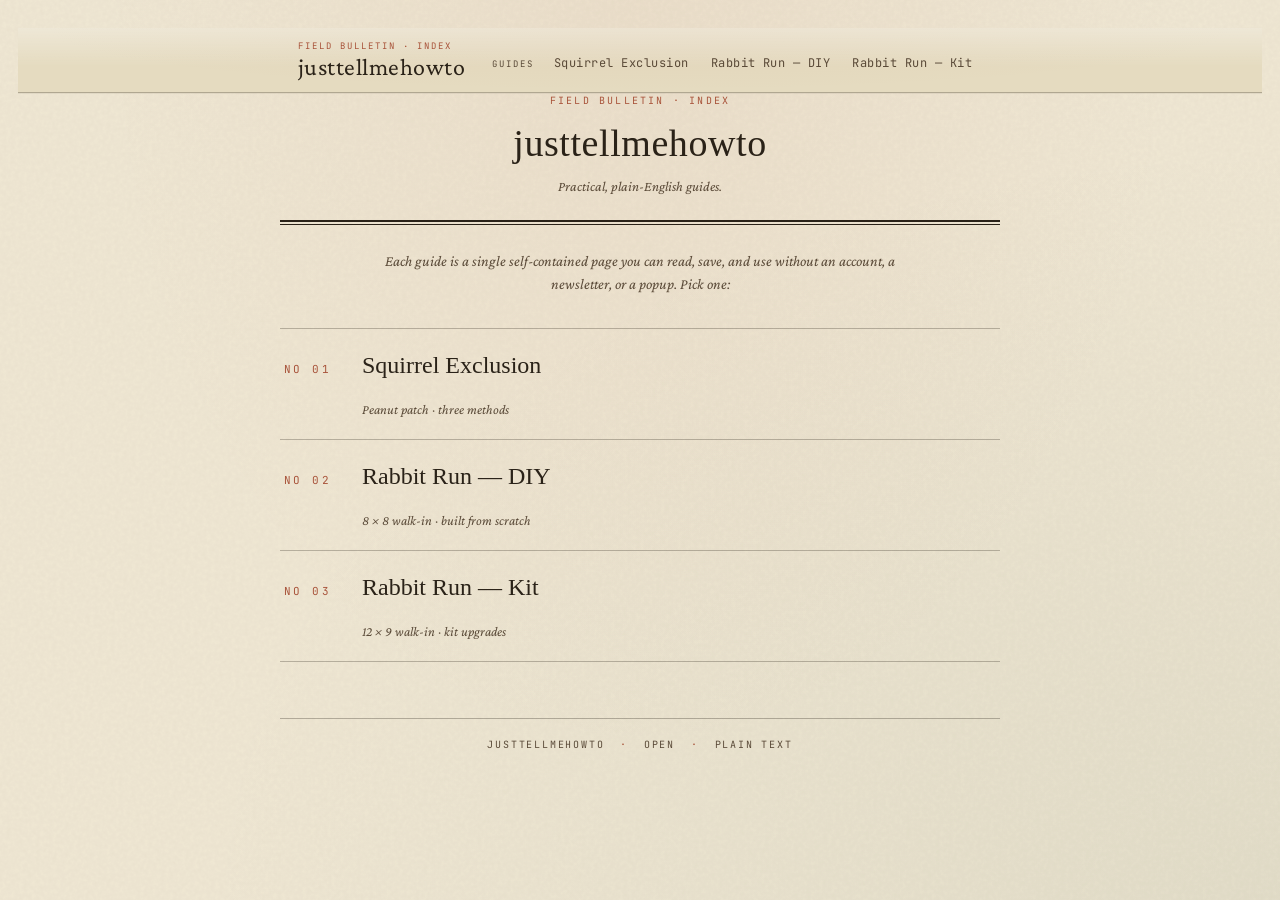
<file: index.html>
<!DOCTYPE html>
<html lang="en">
<head>
<meta charset="UTF-8">
<meta name="viewport" content="width=device-width, initial-scale=1.0">
<title>justtellmehowto</title>
<meta http-equiv="refresh" content="0; url=guide/">
<link rel="canonical" href="guide/">
<style>html,body{margin:0;padding:0;background:#F0E8D4;color:#2A2218;font-family:Georgia,serif;height:100%;}.jtn-redirect{display:flex;align-items:center;justify-content:center;height:100%;font-style:italic;color:#5A4A38;font-size:15px;text-align:center;padding:24px;}.jtn-redirect a{color:#A8533A;}</style>
</head>
<body>
<div class="jtn-redirect">
  <p>Loading the guides index&hellip;<br><a href="guide/">Continue to /guide/</a></p>
</div>
<script>window.location.replace('guide/');</script>
</body>
</html>
</file>
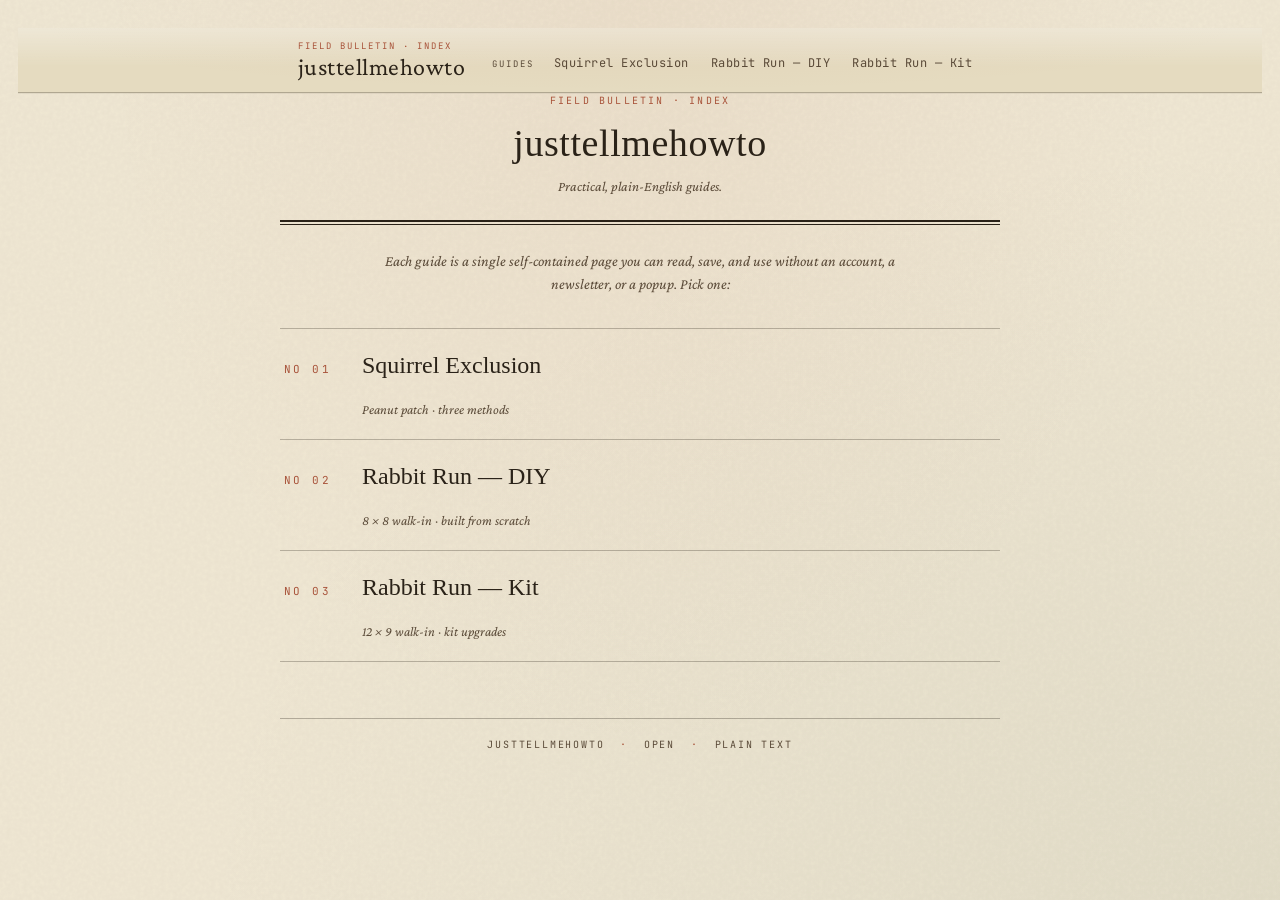
<file: guide/index.html>
<!DOCTYPE html>
<html lang="en">
<head>
<meta charset="UTF-8">
<meta name="viewport" content="width=device-width, initial-scale=1.0">
<title>justtellmehowto — Guides</title>
<link rel="preconnect" href="https://fonts.googleapis.com">
<link rel="preconnect" href="https://fonts.gstatic.com" crossorigin>
<link href="https://fonts.googleapis.com/css2?family=IM+Fell+English+SC&family=Crimson+Pro:ital,wght@0,400;0,600;1,400&family=JetBrains+Mono:wght@400;500&display=swap" rel="stylesheet">
<style>
:root{--parchment:#F0E8D4;--parchment-deep:#E5DBC0;--ink:#2A2218;--ink-soft:#5A4A38;--green:#3D5A3F;--green-deep:#2A4030;--rust:#A8533A;--soil:#8B6F47;--soil-deep:#5A4530;}
*{box-sizing:border-box;margin:0;padding:0;}
html,body{background:var(--parchment);color:var(--ink);font-family:'Crimson Pro',Georgia,serif;font-size:17px;line-height:1.55;-webkit-font-smoothing:antialiased;}
body{background-image:radial-gradient(ellipse at top,rgba(168,83,58,0.06),transparent 60%),radial-gradient(ellipse at bottom right,rgba(61,90,63,0.07),transparent 60%);min-height:100vh;padding:28px 18px 60px;position:relative;}
body::before{content:'';position:fixed;inset:0;pointer-events:none;background-image:url("data:image/svg+xml,%3Csvg viewBox='0 0 240 240' xmlns='http://www.w3.org/2000/svg'%3E%3Cfilter id='n'%3E%3CfeTurbulence type='fractalNoise' baseFrequency='0.9' numOctaves='2'/%3E%3CfeColorMatrix values='0 0 0 0 0.2 0 0 0 0 0.15 0 0 0 0 0.1 0 0 0 0.09 0'/%3E%3C/filter%3E%3Crect width='100%25' height='100%25' filter='url(%23n)'/%3E%3C/svg%3E");opacity:0.55;z-index:0;}
.wrap{max-width:720px;margin:0 auto;position:relative;z-index:1;}
header{text-align:center;border-bottom:2px solid var(--ink);padding-bottom:22px;margin-bottom:12px;position:relative;}
header::after{content:'';display:block;width:100%;border-bottom:1px solid var(--ink);position:absolute;bottom:-5px;left:0;}
.bulletin{font-family:'JetBrains Mono',monospace;font-size:10px;letter-spacing:0.22em;text-transform:uppercase;color:var(--rust);margin-bottom:14px;}
h1{font-family:'IM Fell English SC',serif;font-size:clamp(28px,6vw,38px);font-weight:400;line-height:1.08;letter-spacing:0.015em;}
.sub{font-style:italic;color:var(--ink-soft);margin-top:12px;font-size:14px;}
.lead{font-style:italic;color:var(--ink-soft);text-align:center;margin:28px auto 6px;max-width:540px;font-size:15px;}

.index-list{list-style:none;margin:32px 0 8px;padding:0;border-top:1px solid rgba(42,34,24,0.28);}
.index-list li{border-bottom:1px solid rgba(42,34,24,0.28);}
.index-list a{display:flex;align-items:baseline;gap:14px;flex-wrap:wrap;padding:18px 4px;text-decoration:none;color:inherit;transition:background-color 120ms ease,padding-left 120ms ease;}
.index-list a:hover{background:rgba(61,90,63,0.06);padding-left:12px;}
.index-list a:hover .ix-label{color:var(--green-deep);}
.ix-num{font-family:'JetBrains Mono',monospace;font-size:11px;letter-spacing:0.22em;color:var(--rust);text-transform:uppercase;flex:0 0 auto;min-width:64px;}
.ix-label{font-family:'IM Fell English SC',serif;font-size:clamp(20px,4.4vw,24px);font-weight:400;color:var(--ink);transition:color 120ms ease;flex:1 1 auto;}
.ix-blurb{font-style:italic;color:var(--ink-soft);font-size:13.5px;flex:0 0 100%;padding-left:78px;margin-top:2px;}

footer{margin-top:56px;padding-top:18px;border-top:1px solid rgba(42,34,24,0.3);text-align:center;font-family:'JetBrains Mono',monospace;font-size:10px;letter-spacing:0.18em;text-transform:uppercase;color:var(--ink-soft);}

@media (max-width:480px){
  .ix-num{min-width:54px;}
  .ix-blurb{padding-left:0;}
}

@media (prefers-reduced-motion: reduce){
  .index-list a,.ix-label{transition:none;}
}
</style>
</head>
<body>
<div class="wrap">

  <header>
    <div class="bulletin">Field Bulletin · Index</div>
    <h1>justtellmehowto</h1>
    <div class="sub">Practical, plain-English guides.</div>
  </header>

  <p class="lead">Each guide is a single self-contained page you can read, save, and use without an account, a newsletter, or a popup. Pick one:</p>

  <ul class="index-list">
    <li>
      <a href="protect-garden-from-squirrels.html">
        <span class="ix-num">No 01</span>
        <span class="ix-label">Squirrel Exclusion</span>
        <span class="ix-blurb">Peanut patch · three methods</span>
      </a>
    </li>
    <li>
      <a href="rabbit-run-plan.html">
        <span class="ix-num">No 02</span>
        <span class="ix-label">Rabbit Run — DIY</span>
        <span class="ix-blurb">8 × 8 walk-in · built from scratch</span>
      </a>
    </li>
    <li>
      <a href="rabbit-run-kit-plan.html">
        <span class="ix-num">No 03</span>
        <span class="ix-label">Rabbit Run — Kit</span>
        <span class="ix-blurb">12 × 9 walk-in · kit upgrades</span>
      </a>
    </li>
  </ul>

  <footer>
    justtellmehowto <span style="display:inline-block;margin:0 8px;color:var(--rust);">·</span> open <span style="display:inline-block;margin:0 8px;color:var(--rust);">·</span> plain text
  </footer>

</div>

<!-- Shared navbar: see guide/assets/navbar.js -->
<script src="assets/navbar.js" defer></script>
</body>
</html>
</file>
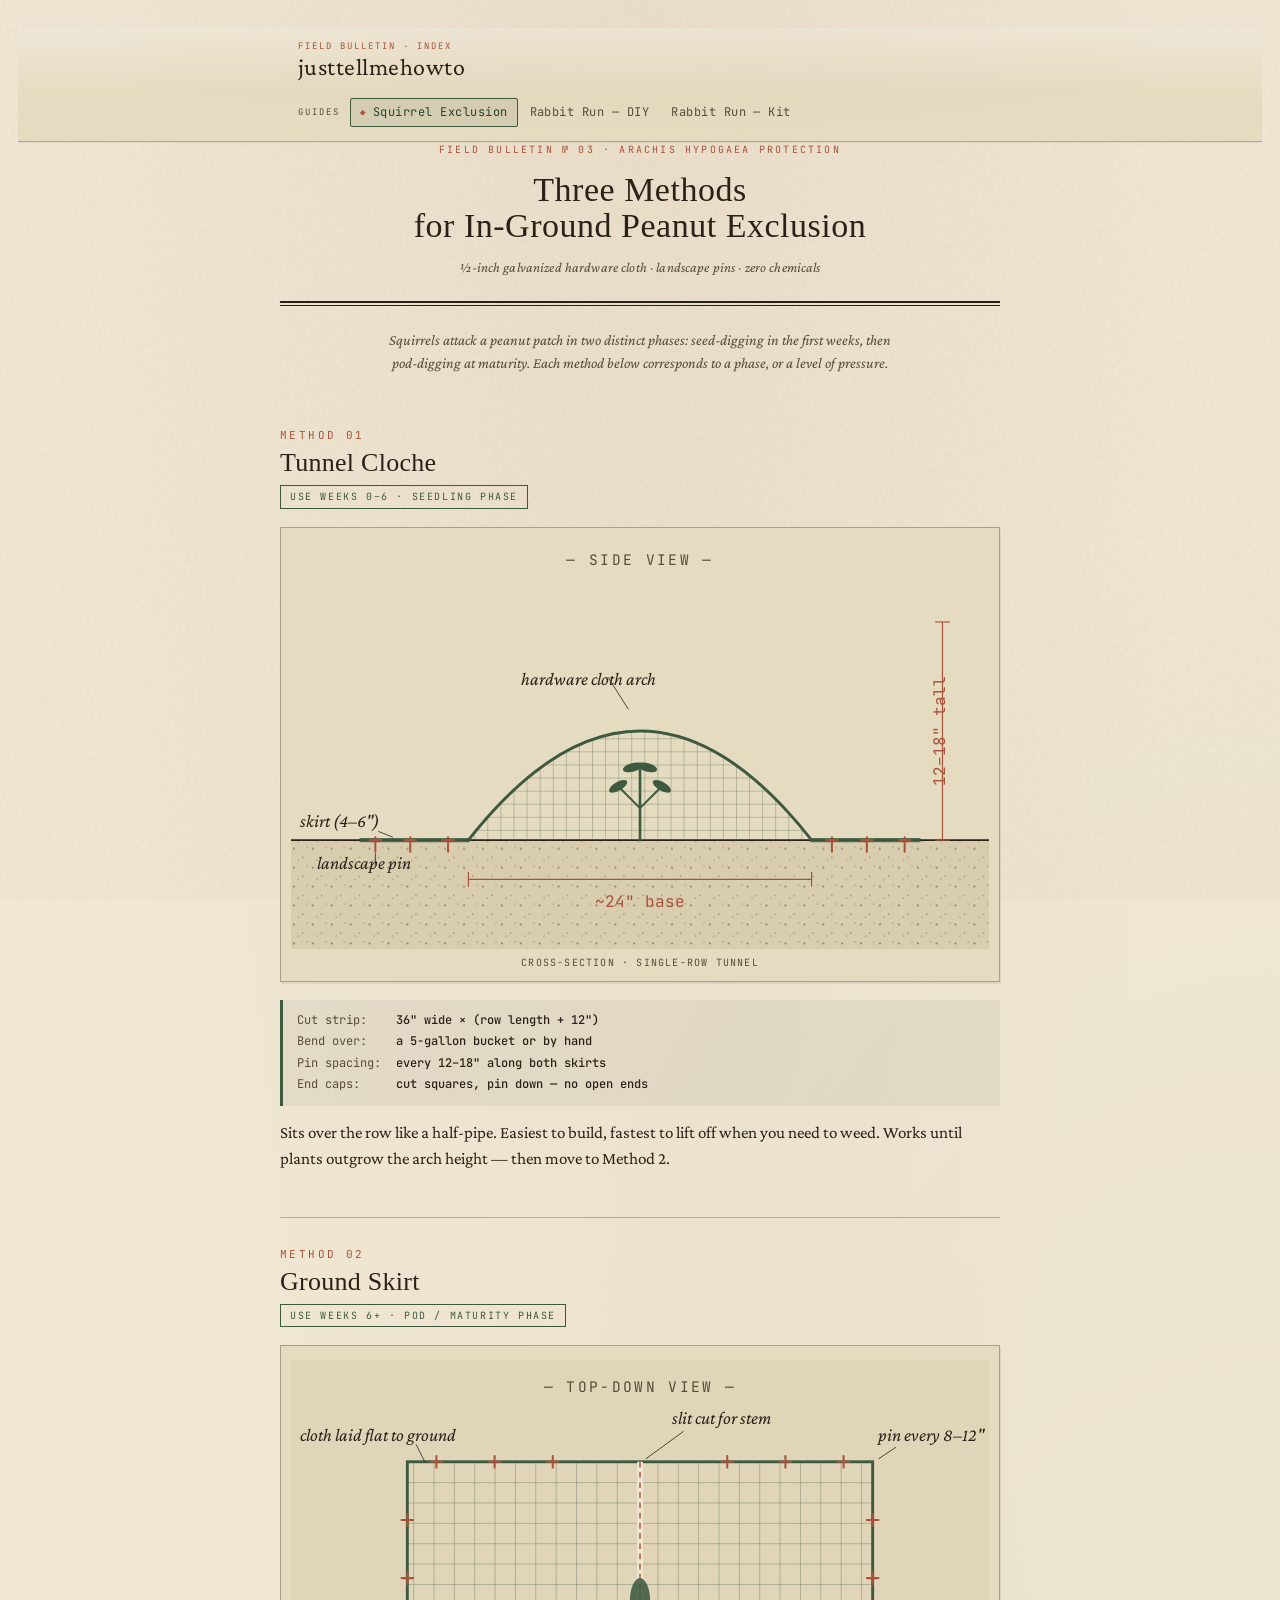
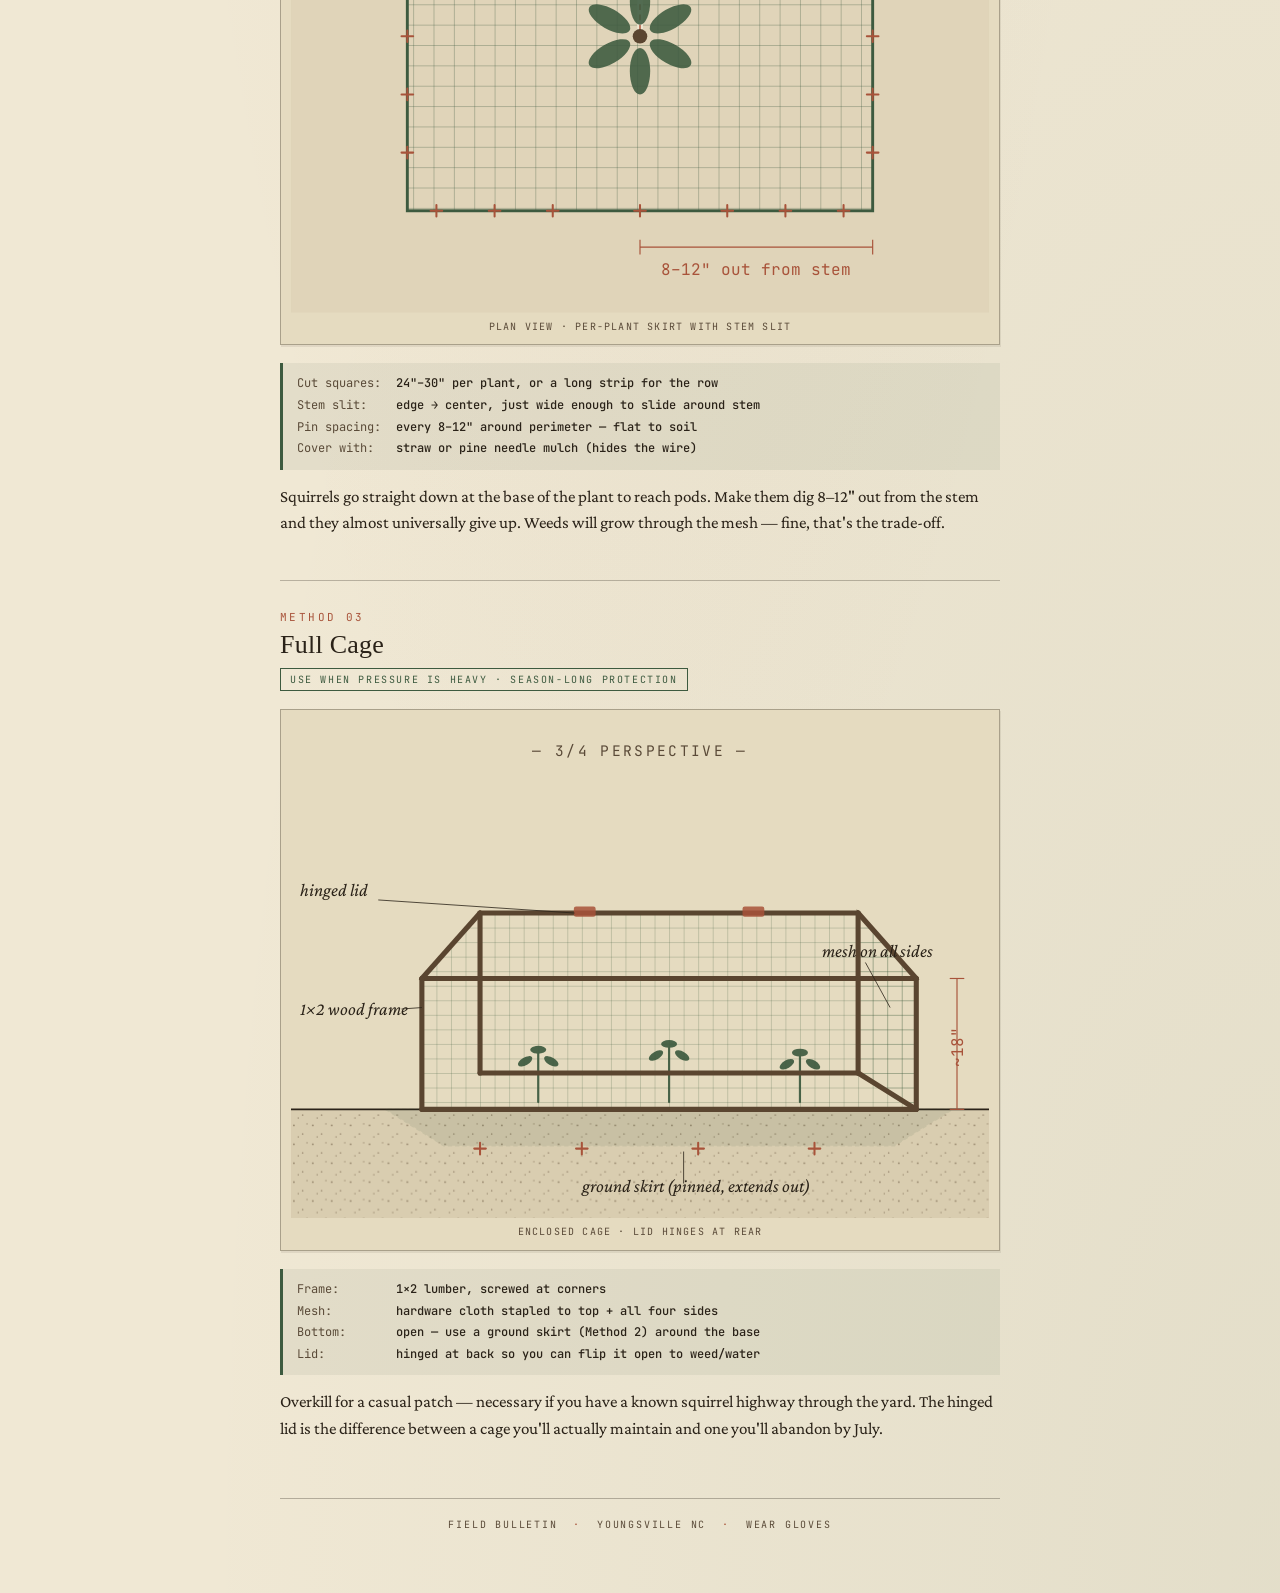
<file: guide/protect-garden-from-squirrels.html>
<!DOCTYPE html>
<html lang="en">
<head>
<meta charset="UTF-8">
<meta name="viewport" content="width=device-width, initial-scale=1.0">
<title>Peanut Patch Squirrel Exclusion — Three Methods</title>
<link rel="preconnect" href="https://fonts.googleapis.com">
<link rel="preconnect" href="https://fonts.gstatic.com" crossorigin>
<link href="https://fonts.googleapis.com/css2?family=IM+Fell+English+SC&family=Crimson+Pro:ital,wght@0,400;0,600;1,400&family=JetBrains+Mono:wght@400;500&display=swap" rel="stylesheet">
<style>
:root {
  --parchment: #F0E8D4;
  --parchment-deep: #E5DBC0;
  --ink: #2A2218;
  --ink-soft: #5A4A38;
  --green: #3D5A3F;
  --green-deep: #2A4030;
  --rust: #A8533A;
  --soil: #8B6F47;
  --soil-deep: #5A4530;
}

* { box-sizing: border-box; margin: 0; padding: 0; }

html, body {
  background: var(--parchment);
  color: var(--ink);
  font-family: 'Crimson Pro', Georgia, serif;
  font-size: 17px;
  line-height: 1.55;
  -webkit-font-smoothing: antialiased;
}

body {
  background-image:
    radial-gradient(ellipse at top, rgba(168, 83, 58, 0.06), transparent 60%),
    radial-gradient(ellipse at bottom right, rgba(61, 90, 63, 0.07), transparent 60%);
  min-height: 100vh;
  padding: 28px 18px 60px;
  position: relative;
}

body::before {
  content: '';
  position: fixed;
  inset: 0;
  pointer-events: none;
  background-image: url("data:image/svg+xml,%3Csvg viewBox='0 0 240 240' xmlns='http://www.w3.org/2000/svg'%3E%3Cfilter id='n'%3E%3CfeTurbulence type='fractalNoise' baseFrequency='0.9' numOctaves='2'/%3E%3CfeColorMatrix values='0 0 0 0 0.2 0 0 0 0 0.15 0 0 0 0 0.1 0 0 0 0.09 0'/%3E%3C/filter%3E%3Crect width='100%25' height='100%25' filter='url(%23n)'/%3E%3C/svg%3E");
  opacity: 0.55;
  z-index: 0;
}

.wrap {
  max-width: 720px;
  margin: 0 auto;
  position: relative;
  z-index: 1;
}

header {
  text-align: center;
  border-bottom: 2px solid var(--ink);
  padding-bottom: 22px;
  margin-bottom: 12px;
  position: relative;
}

header::after {
  content: '';
  display: block;
  width: 100%;
  border-bottom: 1px solid var(--ink);
  position: absolute;
  bottom: -5px;
  left: 0;
}

.bulletin {
  font-family: 'JetBrains Mono', monospace;
  font-size: 10px;
  letter-spacing: 0.22em;
  text-transform: uppercase;
  color: var(--rust);
  margin-bottom: 14px;
}

h1 {
  font-family: 'IM Fell English SC', serif;
  font-size: clamp(26px, 6vw, 34px);
  font-weight: 400;
  line-height: 1.08;
  letter-spacing: 0.015em;
  color: var(--ink);
}

.sub {
  font-style: italic;
  color: var(--ink-soft);
  margin-top: 12px;
  font-size: 14px;
  letter-spacing: 0.01em;
}

.lead {
  font-style: italic;
  color: var(--ink-soft);
  text-align: center;
  margin: 26px auto 10px;
  max-width: 520px;
  font-size: 15px;
  line-height: 1.55;
}

.method {
  margin-top: 44px;
  padding-top: 28px;
  border-top: 1px solid rgba(42, 34, 24, 0.28);
}

.method:first-of-type { border-top: none; padding-top: 8px; }

.method-head {
  display: flex;
  align-items: baseline;
  gap: 14px;
  flex-wrap: wrap;
  margin-bottom: 4px;
}

.method-num {
  font-family: 'JetBrains Mono', monospace;
  font-size: 11px;
  letter-spacing: 0.22em;
  color: var(--rust);
  text-transform: uppercase;
}

h2 {
  font-family: 'IM Fell English SC', serif;
  font-size: clamp(22px, 5vw, 26px);
  font-weight: 400;
  line-height: 1.12;
  letter-spacing: 0.01em;
}

.use-when {
  display: inline-block;
  font-family: 'JetBrains Mono', monospace;
  font-size: 10px;
  letter-spacing: 0.16em;
  text-transform: uppercase;
  padding: 3px 9px;
  border: 1px solid var(--green);
  color: var(--green);
  margin-top: 8px;
}

.diagram {
  background: var(--parchment-deep);
  border: 1px solid rgba(42, 34, 24, 0.32);
  padding: 14px 10px 10px;
  margin: 18px 0;
  box-shadow: 1px 2px 0 rgba(42, 34, 24, 0.08);
}

.diagram svg {
  display: block;
  width: 100%;
  height: auto;
}

.diagram-caption {
  font-family: 'JetBrains Mono', monospace;
  font-size: 10px;
  letter-spacing: 0.12em;
  text-transform: uppercase;
  color: var(--ink-soft);
  text-align: center;
  margin-top: 6px;
}

.specs {
  margin: 16px 0 4px;
  padding: 10px 14px;
  background: rgba(61, 90, 63, 0.07);
  border-left: 3px solid var(--green);
  font-family: 'JetBrains Mono', monospace;
  font-size: 12px;
  line-height: 1.8;
}

.specs span { color: var(--ink-soft); display: inline-block; min-width: 92px; }
.specs strong { color: var(--ink); font-weight: 500; }

.body-text {
  margin-top: 14px;
  color: var(--ink);
}

.body-text p { margin-bottom: 10px; }

footer {
  margin-top: 56px;
  padding-top: 18px;
  border-top: 1px solid rgba(42, 34, 24, 0.3);
  text-align: center;
  font-family: 'JetBrains Mono', monospace;
  font-size: 10px;
  letter-spacing: 0.18em;
  text-transform: uppercase;
  color: var(--ink-soft);
}

footer .mark {
  display: inline-block;
  margin: 0 8px;
  color: var(--rust);
}
</style>
</head>
<body>
<div class="wrap">

  <header>
    <div class="bulletin">Field Bulletin № 03 · Arachis hypogaea Protection</div>
    <h1>Three Methods<br>for In-Ground Peanut Exclusion</h1>
    <div class="sub">½-inch galvanized hardware cloth · landscape pins · zero chemicals</div>
  </header>

  <p class="lead">Squirrels attack a peanut patch in two distinct phases: seed-digging in the first weeks, then pod-digging at maturity. Each method below corresponds to a phase, or a level of pressure.</p>

  <!-- METHOD 1 -->
  <section class="method">
    <div class="method-head">
      <span class="method-num">Method 01</span>
    </div>
    <h2>Tunnel Cloche</h2>
    <span class="use-when">Use weeks 0–6 · seedling phase</span>

    <div class="diagram">
      <svg viewBox="0 0 480 280" xmlns="http://www.w3.org/2000/svg" role="img" aria-label="Side cross-section of arched hardware cloth tunnel over peanut row">
        <defs>
          <pattern id="mesh1" x="0" y="0" width="9" height="9" patternUnits="userSpaceOnUse">
            <path d="M 9 0 L 0 0 0 9" stroke="#3D5A3F" stroke-width="0.55" fill="none" opacity="0.7"/>
          </pattern>
          <pattern id="soil1" x="0" y="0" width="13" height="13" patternUnits="userSpaceOnUse">
            <circle cx="2" cy="3" r="0.7" fill="#5A4530" opacity="0.55"/>
            <circle cx="8" cy="9" r="0.55" fill="#5A4530" opacity="0.45"/>
            <circle cx="11" cy="2" r="0.45" fill="#5A4530" opacity="0.55"/>
            <circle cx="5" cy="11" r="0.55" fill="#5A4530" opacity="0.4"/>
          </pattern>
        </defs>

        <!-- Sky / above-ground subtle wash -->
        <rect x="0" y="0" width="480" height="205" fill="#F0E8D4" opacity="0"/>

        <!-- Soil band -->
        <rect x="0" y="205" width="480" height="75" fill="#8B6F47" opacity="0.13"/>
        <rect x="0" y="205" width="480" height="75" fill="url(#soil1)"/>
        <line x1="0" y1="205" x2="480" y2="205" stroke="#2A2218" stroke-width="1.2"/>

        <!-- Peanut plant inside arch (drawn first so arch overlays slightly) -->
        <g transform="translate(240, 205)">
          <line x1="0" y1="0" x2="0" y2="-48" stroke="#3D5A3F" stroke-width="1.8" stroke-linecap="round"/>
          <line x1="0" y1="-22" x2="-14" y2="-36" stroke="#3D5A3F" stroke-width="1.4"/>
          <line x1="0" y1="-22" x2="14" y2="-36" stroke="#3D5A3F" stroke-width="1.4"/>
          <ellipse cx="-15" cy="-37" rx="7" ry="3" fill="#3D5A3F" transform="rotate(-30 -15 -37)"/>
          <ellipse cx="15" cy="-37" rx="7" ry="3" fill="#3D5A3F" transform="rotate(30 15 -37)"/>
          <ellipse cx="-5" cy="-50" rx="7" ry="3" fill="#3D5A3F" transform="rotate(-15 -5 -50)"/>
          <ellipse cx="5" cy="-50" rx="7" ry="3" fill="#3D5A3F" transform="rotate(15 5 -50)"/>
        </g>

        <!-- Skirt (flat hardware cloth) on either side of arch -->
        <line x1="48" y1="205" x2="122" y2="205" stroke="#3D5A3F" stroke-width="2.8" stroke-linecap="round" opacity="0.85"/>
        <line x1="358" y1="205" x2="432" y2="205" stroke="#3D5A3F" stroke-width="2.8" stroke-linecap="round" opacity="0.85"/>

        <!-- Arched hardware cloth -->
        <path d="M 122 205 Q 240 55 358 205" fill="url(#mesh1)" stroke="#3D5A3F" stroke-width="2" stroke-linejoin="round"/>

        <!-- Pins along the skirt (V shapes) -->
        <g stroke="#A8533A" stroke-width="1.4" fill="none" stroke-linecap="round">
          <path d="M 58 203 L 58 213 M 54 205 L 62 205"/>
          <path d="M 82 203 L 82 213 M 78 205 L 86 205"/>
          <path d="M 108 203 L 108 213 M 104 205 L 112 205"/>
          <path d="M 372 203 L 372 213 M 368 205 L 376 205"/>
          <path d="M 396 203 L 396 213 M 392 205 L 400 205"/>
          <path d="M 422 203 L 422 213 M 418 205 L 426 205"/>
        </g>

        <!-- Dimension: base width -->
        <g stroke="#A8533A" stroke-width="0.8" fill="none">
          <line x1="122" y1="232" x2="358" y2="232"/>
          <line x1="122" y1="227" x2="122" y2="237"/>
          <line x1="358" y1="227" x2="358" y2="237"/>
        </g>
        <text x="240" y="251" text-anchor="middle" font-family="JetBrains Mono, monospace" font-size="11" fill="#A8533A">~24" base</text>

        <!-- Dimension: height -->
        <g stroke="#A8533A" stroke-width="0.8" fill="none">
          <line x1="448" y1="55" x2="448" y2="205"/>
          <line x1="443" y1="55" x2="453" y2="55"/>
          <line x1="443" y1="205" x2="453" y2="205"/>
        </g>
        <text x="450" y="130" text-anchor="middle" font-family="JetBrains Mono, monospace" font-size="11" fill="#A8533A" transform="rotate(-90 450 130)">12–18" tall</text>

        <!-- Labels -->
        <g font-family="Crimson Pro, serif" font-size="12.5" font-style="italic" fill="#2A2218">
          <text x="158" y="98">hardware cloth arch</text>
          <line x1="218" y1="93" x2="232" y2="115" stroke="#2A2218" stroke-width="0.55" fill="none"/>

          <text x="6" y="196">skirt (4–6")</text>
          <line x1="60" y1="199" x2="70" y2="203" stroke="#2A2218" stroke-width="0.55"/>

          <text x="18" y="225">landscape pin</text>
          <line x1="58" y1="222" x2="58" y2="214" stroke="#2A2218" stroke-width="0.55"/>
        </g>

        <text x="240" y="16" text-anchor="middle" font-family="JetBrains Mono, monospace" font-size="10" letter-spacing="0.16em" fill="#5A4A38">— SIDE VIEW —</text>
      </svg>
      <div class="diagram-caption">cross-section · single-row tunnel</div>
    </div>

    <div class="specs">
      <div><span>Cut strip:</span> <strong>36" wide × (row length + 12")</strong></div>
      <div><span>Bend over:</span> <strong>a 5-gallon bucket or by hand</strong></div>
      <div><span>Pin spacing:</span> <strong>every 12–18" along both skirts</strong></div>
      <div><span>End caps:</span> <strong>cut squares, pin down — no open ends</strong></div>
    </div>

    <div class="body-text">
      <p>Sits over the row like a half-pipe. Easiest to build, fastest to lift off when you need to weed. Works until plants outgrow the arch height — then move to Method 2.</p>
    </div>
  </section>

  <!-- METHOD 2 -->
  <section class="method">
    <div class="method-head">
      <span class="method-num">Method 02</span>
    </div>
    <h2>Ground Skirt</h2>
    <span class="use-when">Use weeks 6+ · pod / maturity phase</span>

    <div class="diagram">
      <svg viewBox="0 0 480 380" xmlns="http://www.w3.org/2000/svg" role="img" aria-label="Top-down view of hardware cloth ground skirt around peanut plant with slit for stem">
        <defs>
          <pattern id="mesh2" x="0" y="0" width="14" height="14" patternUnits="userSpaceOnUse">
            <path d="M 14 0 L 0 0 0 14" stroke="#3D5A3F" stroke-width="0.6" fill="none" opacity="0.7"/>
          </pattern>
        </defs>

        <!-- Background subtle soil tint -->
        <rect x="0" y="0" width="480" height="380" fill="#8B6F47" opacity="0.06"/>

        <!-- The hardware cloth square -->
        <rect x="80" y="70" width="320" height="240" fill="url(#mesh2)" stroke="#3D5A3F" stroke-width="2"/>

        <!-- Slit (dashed line indicating the cut from edge to center) -->
        <line x1="240" y1="70" x2="240" y2="190" stroke="#F0E8D4" stroke-width="4"/>
        <line x1="240" y1="70" x2="240" y2="190" stroke="#A8533A" stroke-width="1" stroke-dasharray="4 3"/>

        <!-- Peanut plant top view -->
        <g transform="translate(240, 190)">
          <ellipse cx="0" cy="-24" rx="7" ry="16" fill="#3D5A3F" opacity="0.88"/>
          <ellipse cx="-21" cy="-12" rx="7" ry="16" fill="#3D5A3F" opacity="0.88" transform="rotate(-60 -21 -12)"/>
          <ellipse cx="21" cy="-12" rx="7" ry="16" fill="#3D5A3F" opacity="0.88" transform="rotate(60 21 -12)"/>
          <ellipse cx="-21" cy="12" rx="7" ry="16" fill="#3D5A3F" opacity="0.88" transform="rotate(-120 -21 12)"/>
          <ellipse cx="21" cy="12" rx="7" ry="16" fill="#3D5A3F" opacity="0.88" transform="rotate(120 21 12)"/>
          <ellipse cx="0" cy="24" rx="7" ry="16" fill="#3D5A3F" opacity="0.88"/>
          <circle cx="0" cy="0" r="5" fill="#5A4530"/>
        </g>

        <!-- Pins around perimeter -->
        <g stroke="#A8533A" stroke-width="1.4" fill="none" stroke-linecap="round">
          <!-- top -->
          <path d="M 100 66 L 100 74 M 96 70 L 104 70"/>
          <path d="M 140 66 L 140 74 M 136 70 L 144 70"/>
          <path d="M 180 66 L 180 74 M 176 70 L 184 70"/>
          <path d="M 300 66 L 300 74 M 296 70 L 304 70"/>
          <path d="M 340 66 L 340 74 M 336 70 L 344 70"/>
          <path d="M 380 66 L 380 74 M 376 70 L 384 70"/>
          <!-- bottom -->
          <path d="M 100 306 L 100 314 M 96 310 L 104 310"/>
          <path d="M 140 306 L 140 314 M 136 310 L 144 310"/>
          <path d="M 180 306 L 180 314 M 176 310 L 184 310"/>
          <path d="M 240 306 L 240 314 M 236 310 L 244 310"/>
          <path d="M 300 306 L 300 314 M 296 310 L 304 310"/>
          <path d="M 340 306 L 340 314 M 336 310 L 344 310"/>
          <path d="M 380 306 L 380 314 M 376 310 L 384 310"/>
          <!-- left -->
          <path d="M 76 110 L 84 110 M 80 106 L 80 114"/>
          <path d="M 76 150 L 84 150 M 80 146 L 80 154"/>
          <path d="M 76 190 L 84 190 M 80 186 L 80 194"/>
          <path d="M 76 230 L 84 230 M 80 226 L 80 234"/>
          <path d="M 76 270 L 84 270 M 80 266 L 80 274"/>
          <!-- right -->
          <path d="M 396 110 L 404 110 M 400 106 L 400 114"/>
          <path d="M 396 150 L 404 150 M 400 146 L 400 154"/>
          <path d="M 396 190 L 404 190 M 400 186 L 400 194"/>
          <path d="M 396 230 L 404 230 M 400 226 L 400 234"/>
          <path d="M 396 270 L 404 270 M 400 266 L 400 274"/>
        </g>

        <!-- Dimension: extension distance -->
        <g stroke="#A8533A" stroke-width="0.8" fill="none">
          <line x1="240" y1="335" x2="400" y2="335"/>
          <line x1="240" y1="330" x2="240" y2="340"/>
          <line x1="400" y1="330" x2="400" y2="340"/>
        </g>
        <text x="320" y="354" text-anchor="middle" font-family="JetBrains Mono, monospace" font-size="11" fill="#A8533A">8–12" out from stem</text>

        <!-- Labels -->
        <g font-family="Crimson Pro, serif" font-size="12.5" font-style="italic" fill="#2A2218">
          <text x="262" y="44">slit cut for stem</text>
          <line x1="270" y1="49" x2="244" y2="68" stroke="#2A2218" stroke-width="0.55" fill="none"/>

          <text x="6" y="56">cloth laid flat to ground</text>
          <line x1="86" y1="58" x2="92" y2="70" stroke="#2A2218" stroke-width="0.55" fill="none"/>

          <text x="404" y="56">pin every 8–12"</text>
          <line x1="416" y1="60" x2="404" y2="68" stroke="#2A2218" stroke-width="0.55" fill="none"/>
        </g>

        <text x="240" y="22" text-anchor="middle" font-family="JetBrains Mono, monospace" font-size="10" letter-spacing="0.16em" fill="#5A4A38">— TOP-DOWN VIEW —</text>
      </svg>
      <div class="diagram-caption">plan view · per-plant skirt with stem slit</div>
    </div>

    <div class="specs">
      <div><span>Cut squares:</span> <strong>24"–30" per plant, or a long strip for the row</strong></div>
      <div><span>Stem slit:</span> <strong>edge → center, just wide enough to slide around stem</strong></div>
      <div><span>Pin spacing:</span> <strong>every 8–12" around perimeter — flat to soil</strong></div>
      <div><span>Cover with:</span> <strong>straw or pine needle mulch (hides the wire)</strong></div>
    </div>

    <div class="body-text">
      <p>Squirrels go straight down at the base of the plant to reach pods. Make them dig 8–12" out from the stem and they almost universally give up. Weeds will grow through the mesh — fine, that's the trade-off.</p>
    </div>
  </section>

  <!-- METHOD 3 -->
  <section class="method">
    <div class="method-head">
      <span class="method-num">Method 03</span>
    </div>
    <h2>Full Cage</h2>
    <span class="use-when">Use when pressure is heavy · season-long protection</span>

    <div class="diagram">
      <svg viewBox="0 0 480 340" xmlns="http://www.w3.org/2000/svg" role="img" aria-label="Three-quarter perspective view of a wooden-framed hardware cloth cage over peanut plants">
        <defs>
          <pattern id="mesh3" x="0" y="0" width="10" height="10" patternUnits="userSpaceOnUse">
            <path d="M 10 0 L 0 0 0 10" stroke="#3D5A3F" stroke-width="0.55" fill="none" opacity="0.55"/>
          </pattern>
          <pattern id="soil3" x="0" y="0" width="13" height="13" patternUnits="userSpaceOnUse">
            <circle cx="2" cy="3" r="0.65" fill="#5A4530" opacity="0.5"/>
            <circle cx="8" cy="9" r="0.55" fill="#5A4530" opacity="0.45"/>
            <circle cx="11" cy="2" r="0.45" fill="#5A4530" opacity="0.55"/>
            <circle cx="5" cy="11" r="0.55" fill="#5A4530" opacity="0.4"/>
          </pattern>
        </defs>

        <!-- Ground -->
        <rect x="0" y="265" width="480" height="75" fill="#8B6F47" opacity="0.13"/>
        <rect x="0" y="265" width="480" height="75" fill="url(#soil3)"/>
        <line x1="0" y1="265" x2="480" y2="265" stroke="#2A2218" stroke-width="1.2"/>

        <!-- Ground skirt extending outward (subtle, dashed outline) -->
        <polygon points="65,265 105,290 415,290 455,265" fill="#3D5A3F" opacity="0.10" stroke="#3D5A3F" stroke-width="1" stroke-dasharray="3 2"/>

        <!-- Cage geometry (3/4 perspective)
             Front-bottom-left: (90, 265)
             Front-bottom-right: (430, 265)
             Front-top-left: (90, 175)
             Front-top-right: (430, 175)
             Back-top-left: (130, 130)
             Back-top-right: (390, 130)
             Back-bottom-left: (130, 240) [hidden behind front]
             Back-bottom-right: (390, 240)
        -->

        <!-- Right side face (mesh) -->
        <polygon points="430,175 390,130 390,240 430,265" fill="url(#mesh3)" stroke="#5A4530" stroke-width="2"/>

        <!-- Top face / lid (mesh) -->
        <polygon points="90,175 130,130 390,130 430,175" fill="url(#mesh3)" stroke="#5A4530" stroke-width="2"/>

        <!-- Front face (mesh) -->
        <polygon points="90,175 430,175 430,265 90,265" fill="url(#mesh3)" stroke="#5A4530" stroke-width="2"/>

        <!-- Plants visible inside (drawn over the front mesh, slight transparency suggests through-mesh view) -->
        <g opacity="0.92">
          <g transform="translate(170, 260)">
            <line x1="0" y1="0" x2="0" y2="-34" stroke="#3D5A3F" stroke-width="1.5" stroke-linecap="round"/>
            <ellipse cx="-9" cy="-28" rx="5.5" ry="2.7" fill="#3D5A3F" transform="rotate(-30 -9 -28)"/>
            <ellipse cx="9" cy="-28" rx="5.5" ry="2.7" fill="#3D5A3F" transform="rotate(30 9 -28)"/>
            <ellipse cx="0" cy="-36" rx="5.5" ry="2.7" fill="#3D5A3F"/>
          </g>
          <g transform="translate(260, 260)">
            <line x1="0" y1="0" x2="0" y2="-38" stroke="#3D5A3F" stroke-width="1.5" stroke-linecap="round"/>
            <ellipse cx="-9" cy="-32" rx="5.5" ry="2.7" fill="#3D5A3F" transform="rotate(-30 -9 -32)"/>
            <ellipse cx="9" cy="-32" rx="5.5" ry="2.7" fill="#3D5A3F" transform="rotate(30 9 -32)"/>
            <ellipse cx="0" cy="-40" rx="5.5" ry="2.7" fill="#3D5A3F"/>
          </g>
          <g transform="translate(350, 260)">
            <line x1="0" y1="0" x2="0" y2="-32" stroke="#3D5A3F" stroke-width="1.5" stroke-linecap="round"/>
            <ellipse cx="-9" cy="-26" rx="5.5" ry="2.7" fill="#3D5A3F" transform="rotate(-30 -9 -26)"/>
            <ellipse cx="9" cy="-26" rx="5.5" ry="2.7" fill="#3D5A3F" transform="rotate(30 9 -26)"/>
            <ellipse cx="0" cy="-34" rx="5.5" ry="2.7" fill="#3D5A3F"/>
          </g>
        </g>

        <!-- Wood frame edges (thick, dark brown) drawn over so frame reads as wood -->
        <g stroke="#5A4530" stroke-width="3.5" fill="none" stroke-linecap="round">
          <!-- top rim front -->
          <line x1="90" y1="175" x2="430" y2="175"/>
          <!-- top rim back -->
          <line x1="130" y1="130" x2="390" y2="130"/>
          <!-- top rim left diagonal -->
          <line x1="90" y1="175" x2="130" y2="130"/>
          <!-- top rim right diagonal -->
          <line x1="430" y1="175" x2="390" y2="130"/>
          <!-- front verticals -->
          <line x1="90" y1="175" x2="90" y2="265"/>
          <line x1="430" y1="175" x2="430" y2="265"/>
          <!-- back verticals -->
          <line x1="130" y1="130" x2="130" y2="240"/>
          <line x1="390" y1="130" x2="390" y2="240"/>
          <!-- back bottom rail -->
          <line x1="130" y1="240" x2="390" y2="240"/>
          <!-- right bottom diagonal -->
          <line x1="430" y1="265" x2="390" y2="240"/>
          <!-- front bottom rail -->
          <line x1="90" y1="265" x2="430" y2="265"/>
        </g>

        <!-- Hinge marks on back-top rail -->
        <g fill="#A8533A" stroke="#A8533A" stroke-width="1">
          <rect x="195" y="126" width="14" height="6" rx="1" fill="#A8533A" opacity="0.85"/>
          <rect x="311" y="126" width="14" height="6" rx="1" fill="#A8533A" opacity="0.85"/>
        </g>

        <!-- Pins along the front skirt -->
        <g stroke="#A8533A" stroke-width="1.4" fill="none" stroke-linecap="round">
          <path d="M 130 288 L 130 296 M 126 292 L 134 292"/>
          <path d="M 200 288 L 200 296 M 196 292 L 204 292"/>
          <path d="M 280 288 L 280 296 M 276 292 L 284 292"/>
          <path d="M 360 288 L 360 296 M 356 292 L 364 292"/>
        </g>

        <!-- Dimension: height -->
        <g stroke="#A8533A" stroke-width="0.8" fill="none">
          <line x1="458" y1="175" x2="458" y2="265"/>
          <line x1="453" y1="175" x2="463" y2="175"/>
          <line x1="453" y1="265" x2="463" y2="265"/>
        </g>
        <text x="462" y="222" text-anchor="middle" font-family="JetBrains Mono, monospace" font-size="11" fill="#A8533A" transform="rotate(-90 462 222)">~18"</text>

        <!-- Labels -->
        <g font-family="Crimson Pro, serif" font-size="12.5" font-style="italic" fill="#2A2218">
          <text x="6" y="118">hinged lid</text>
          <line x1="60" y1="121" x2="195" y2="130" stroke="#2A2218" stroke-width="0.55" fill="none"/>

          <text x="6" y="200">1×2 wood frame</text>
          <line x1="76" y1="196" x2="90" y2="195" stroke="#2A2218" stroke-width="0.55" fill="none"/>

          <text x="365" y="160">mesh on all sides</text>
          <line x1="395" y1="164" x2="412" y2="195" stroke="#2A2218" stroke-width="0.55" fill="none"/>

          <text x="200" y="322">ground skirt (pinned, extends out)</text>
          <line x1="270" y1="316" x2="270" y2="294" stroke="#2A2218" stroke-width="0.55" fill="none"/>
        </g>

        <text x="240" y="22" text-anchor="middle" font-family="JetBrains Mono, monospace" font-size="10" letter-spacing="0.16em" fill="#5A4A38">— 3/4 PERSPECTIVE —</text>
      </svg>
      <div class="diagram-caption">enclosed cage · lid hinges at rear</div>
    </div>

    <div class="specs">
      <div><span>Frame:</span> <strong>1×2 lumber, screwed at corners</strong></div>
      <div><span>Mesh:</span> <strong>hardware cloth stapled to top + all four sides</strong></div>
      <div><span>Bottom:</span> <strong>open — use a ground skirt (Method 2) around the base</strong></div>
      <div><span>Lid:</span> <strong>hinged at back so you can flip it open to weed/water</strong></div>
    </div>

    <div class="body-text">
      <p>Overkill for a casual patch — necessary if you have a known squirrel highway through the yard. The hinged lid is the difference between a cage you'll actually maintain and one you'll abandon by July.</p>
    </div>
  </section>

  <footer>
    Field Bulletin <span class="mark">·</span> Youngsville NC <span class="mark">·</span> Wear gloves
  </footer>

</div>

<!-- Shared navbar: see guide/assets/navbar.js -->
<script src="assets/navbar.js" defer></script>
</body>
</html>
</file>
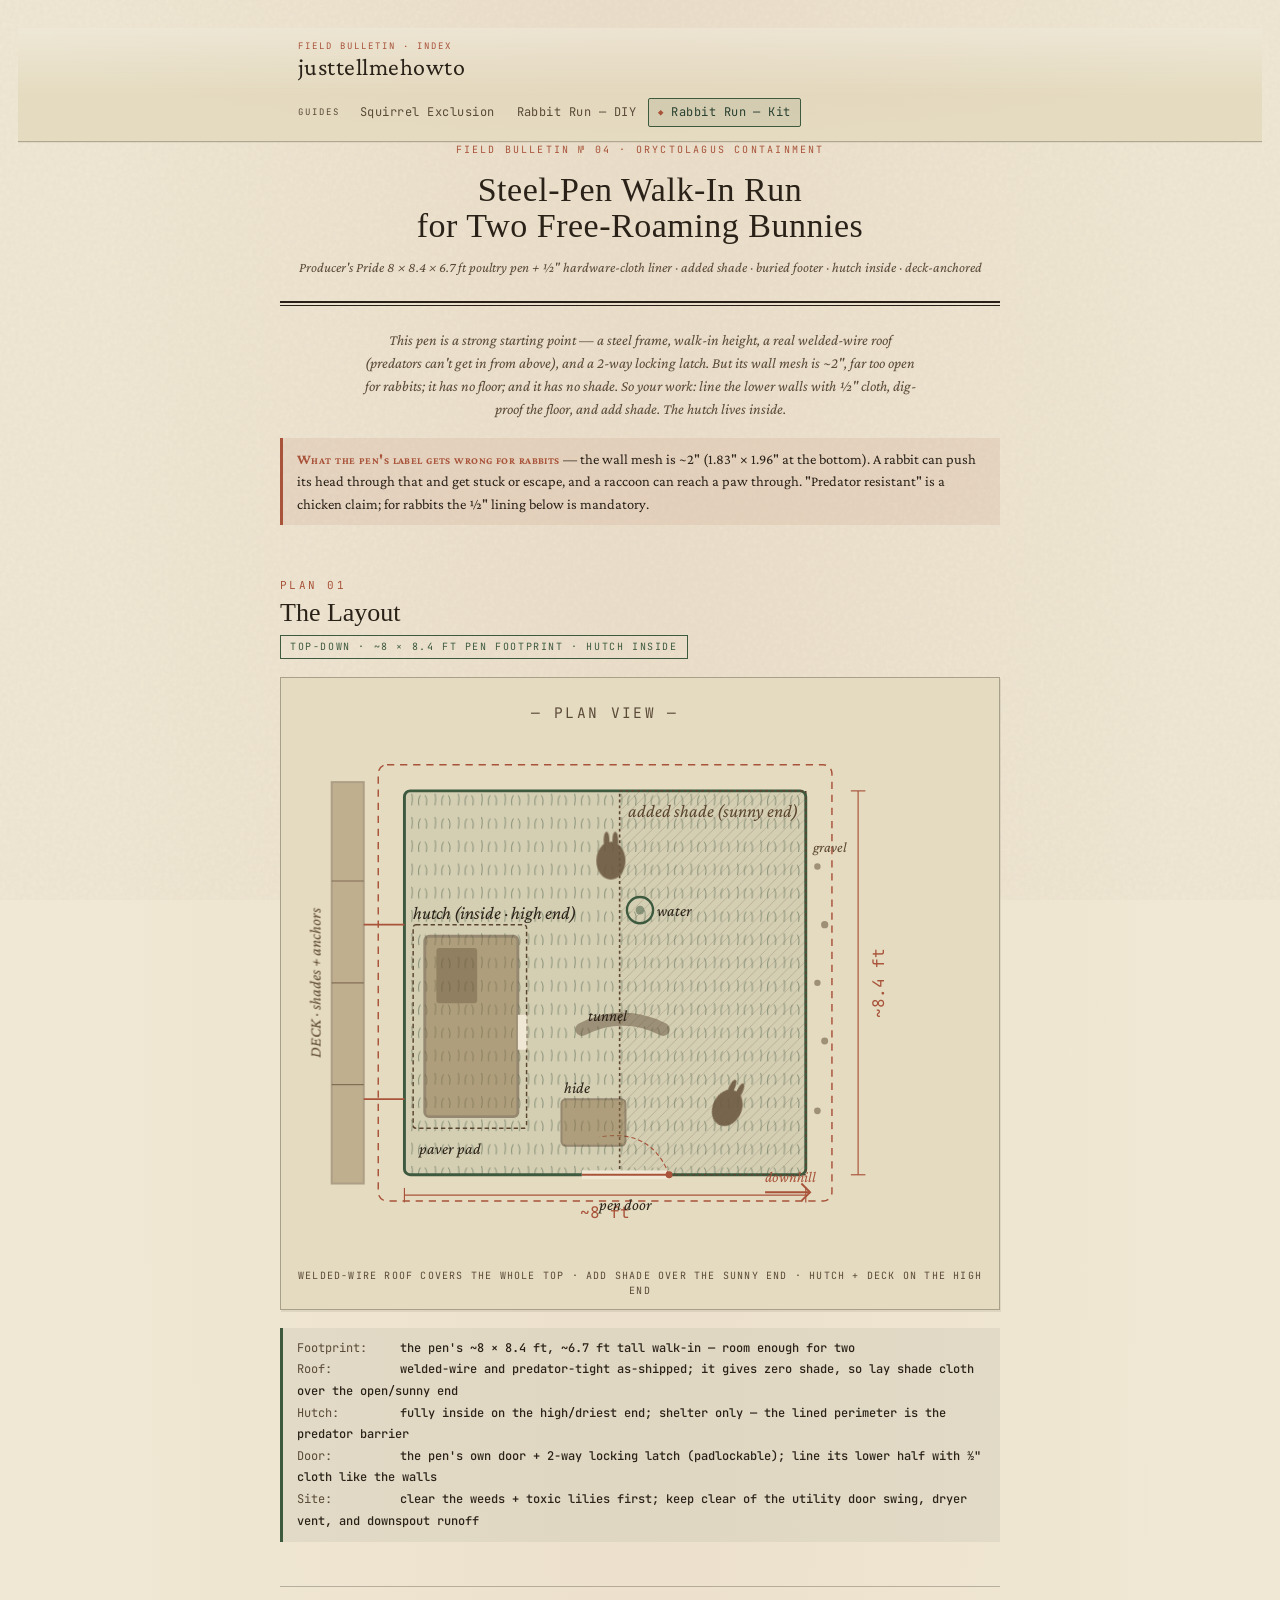
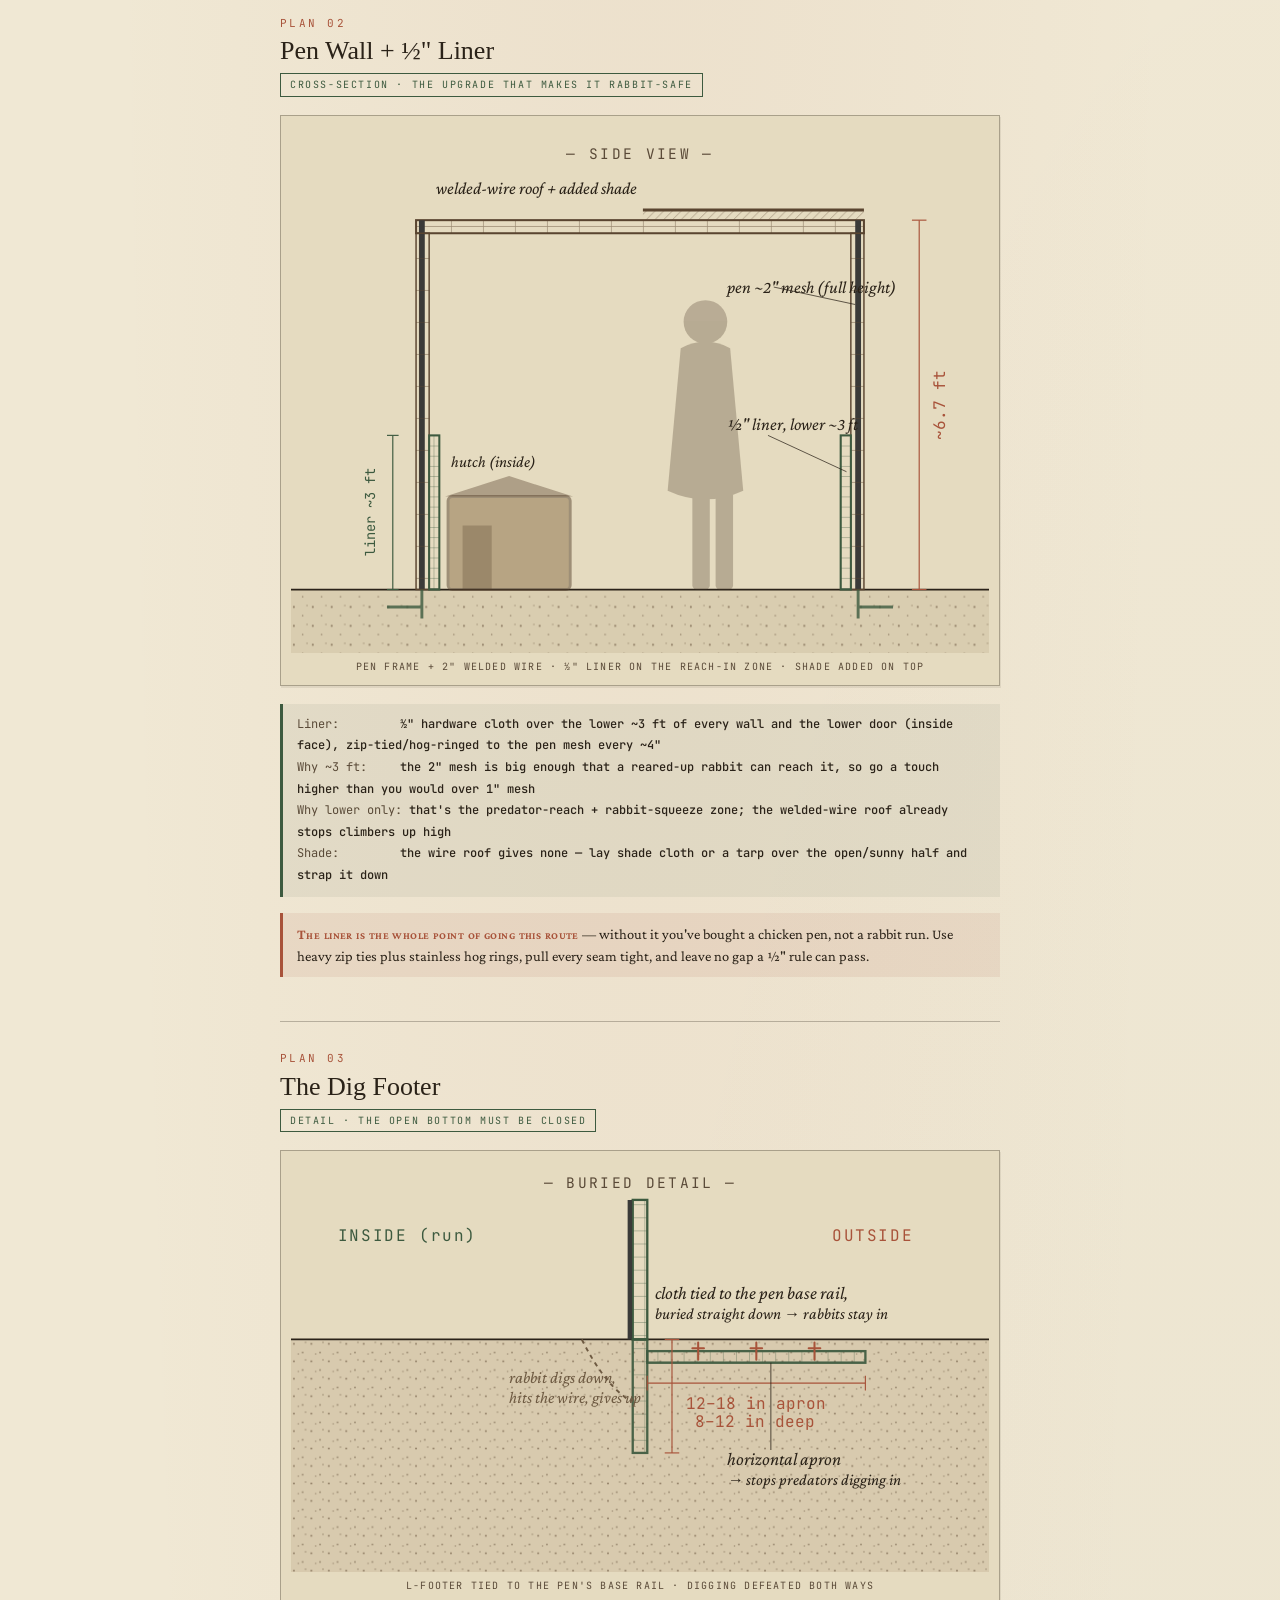
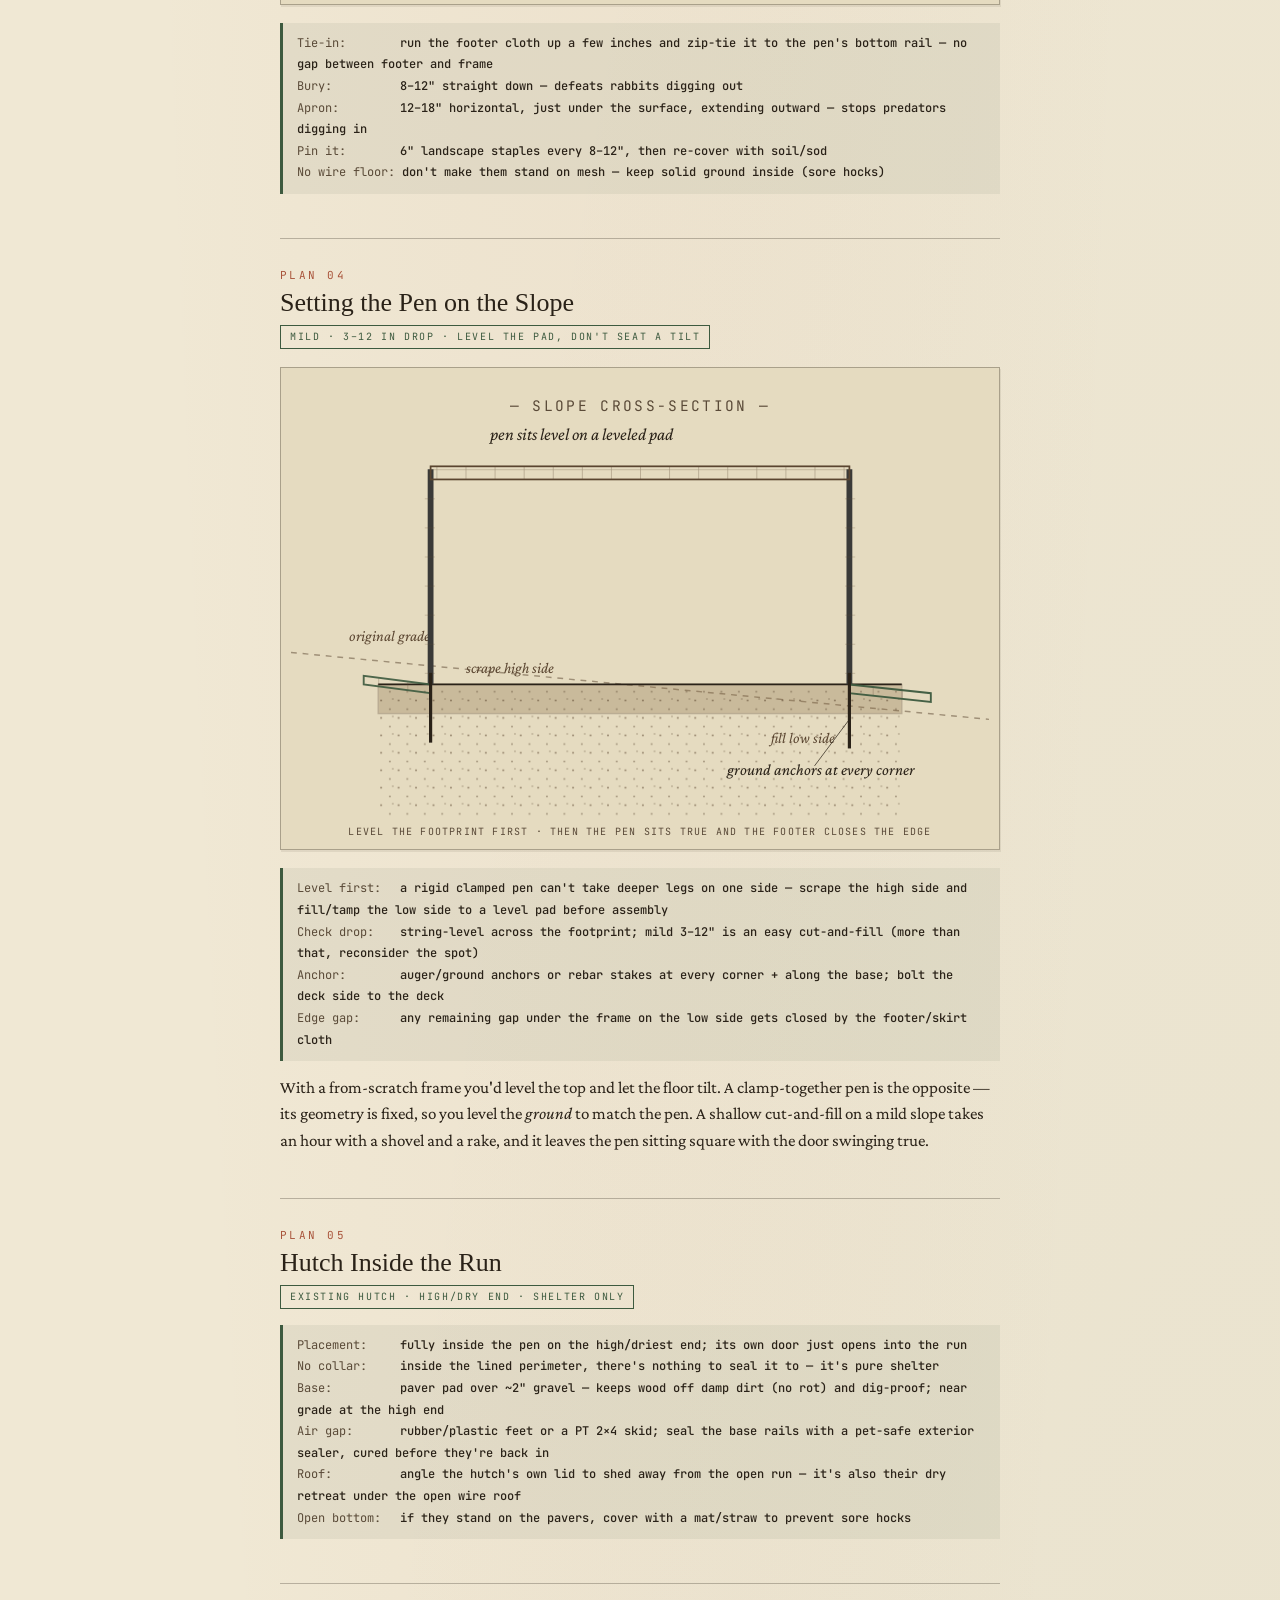
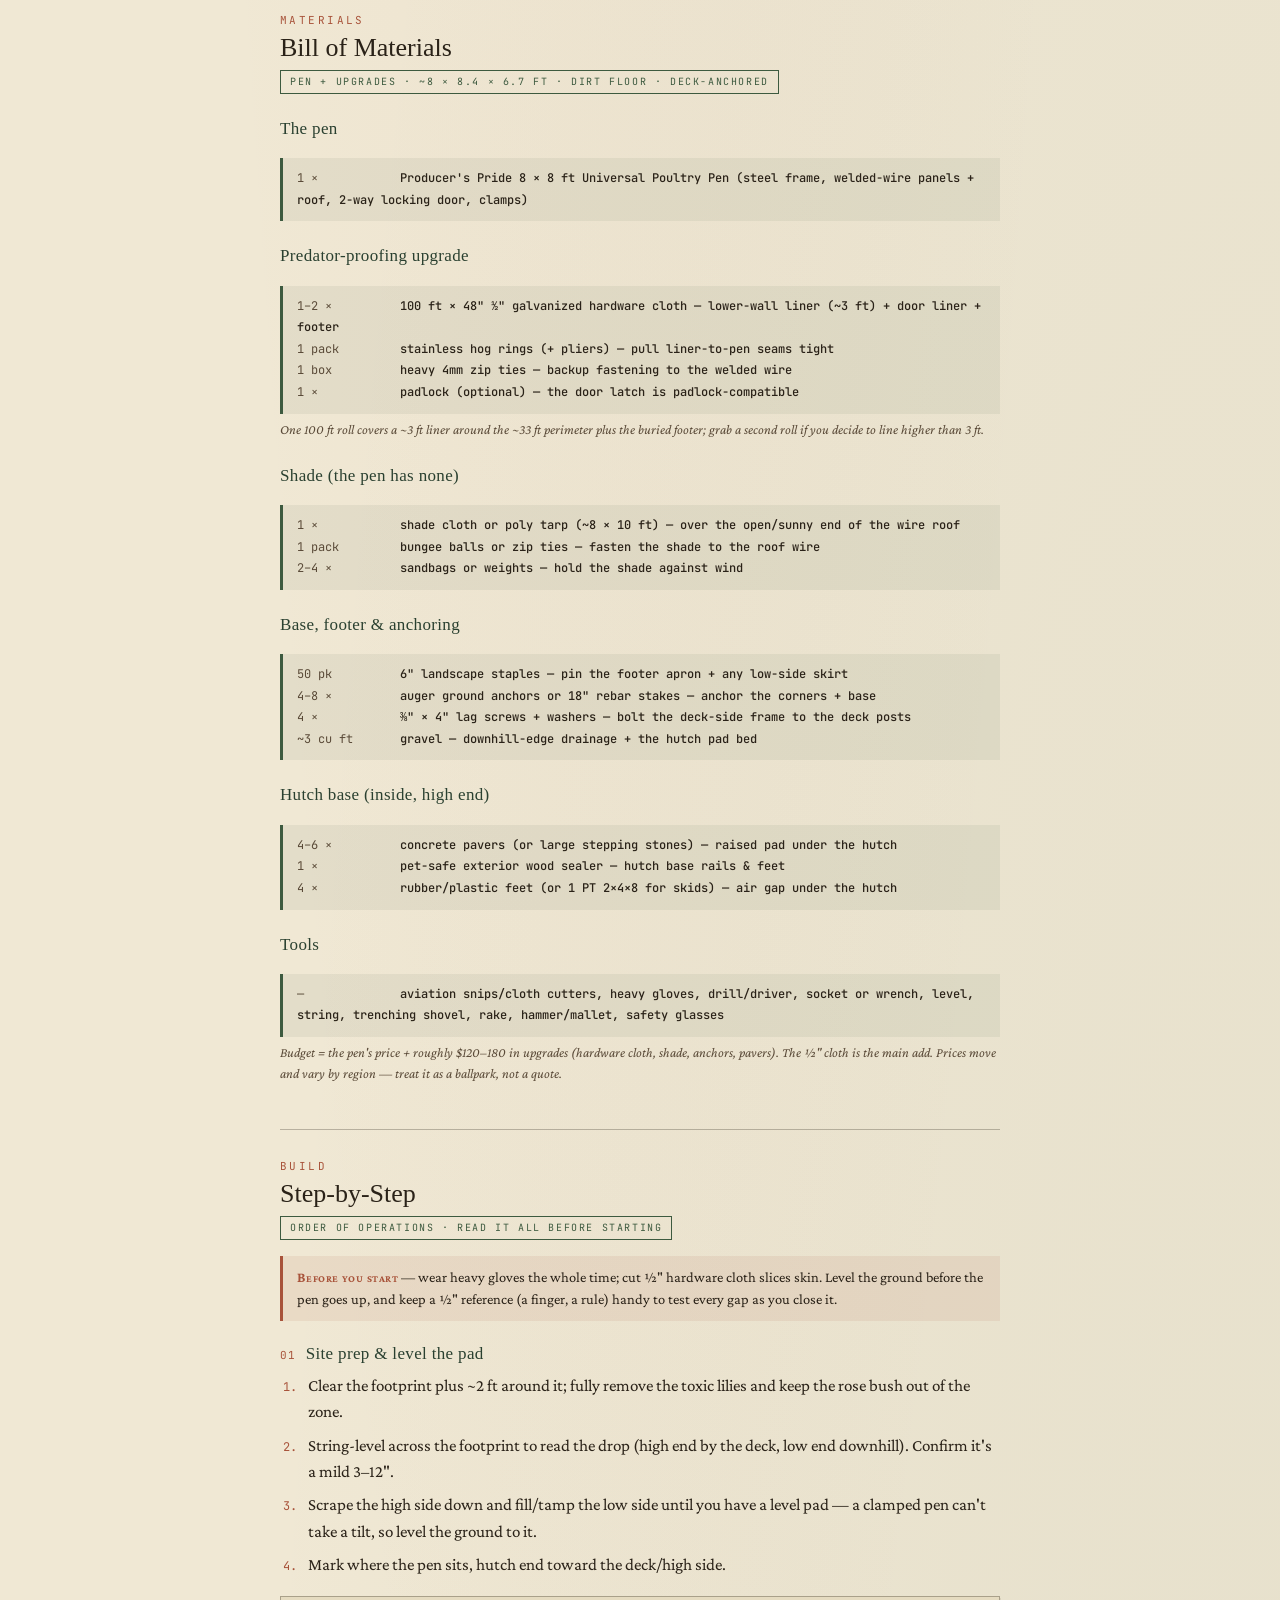
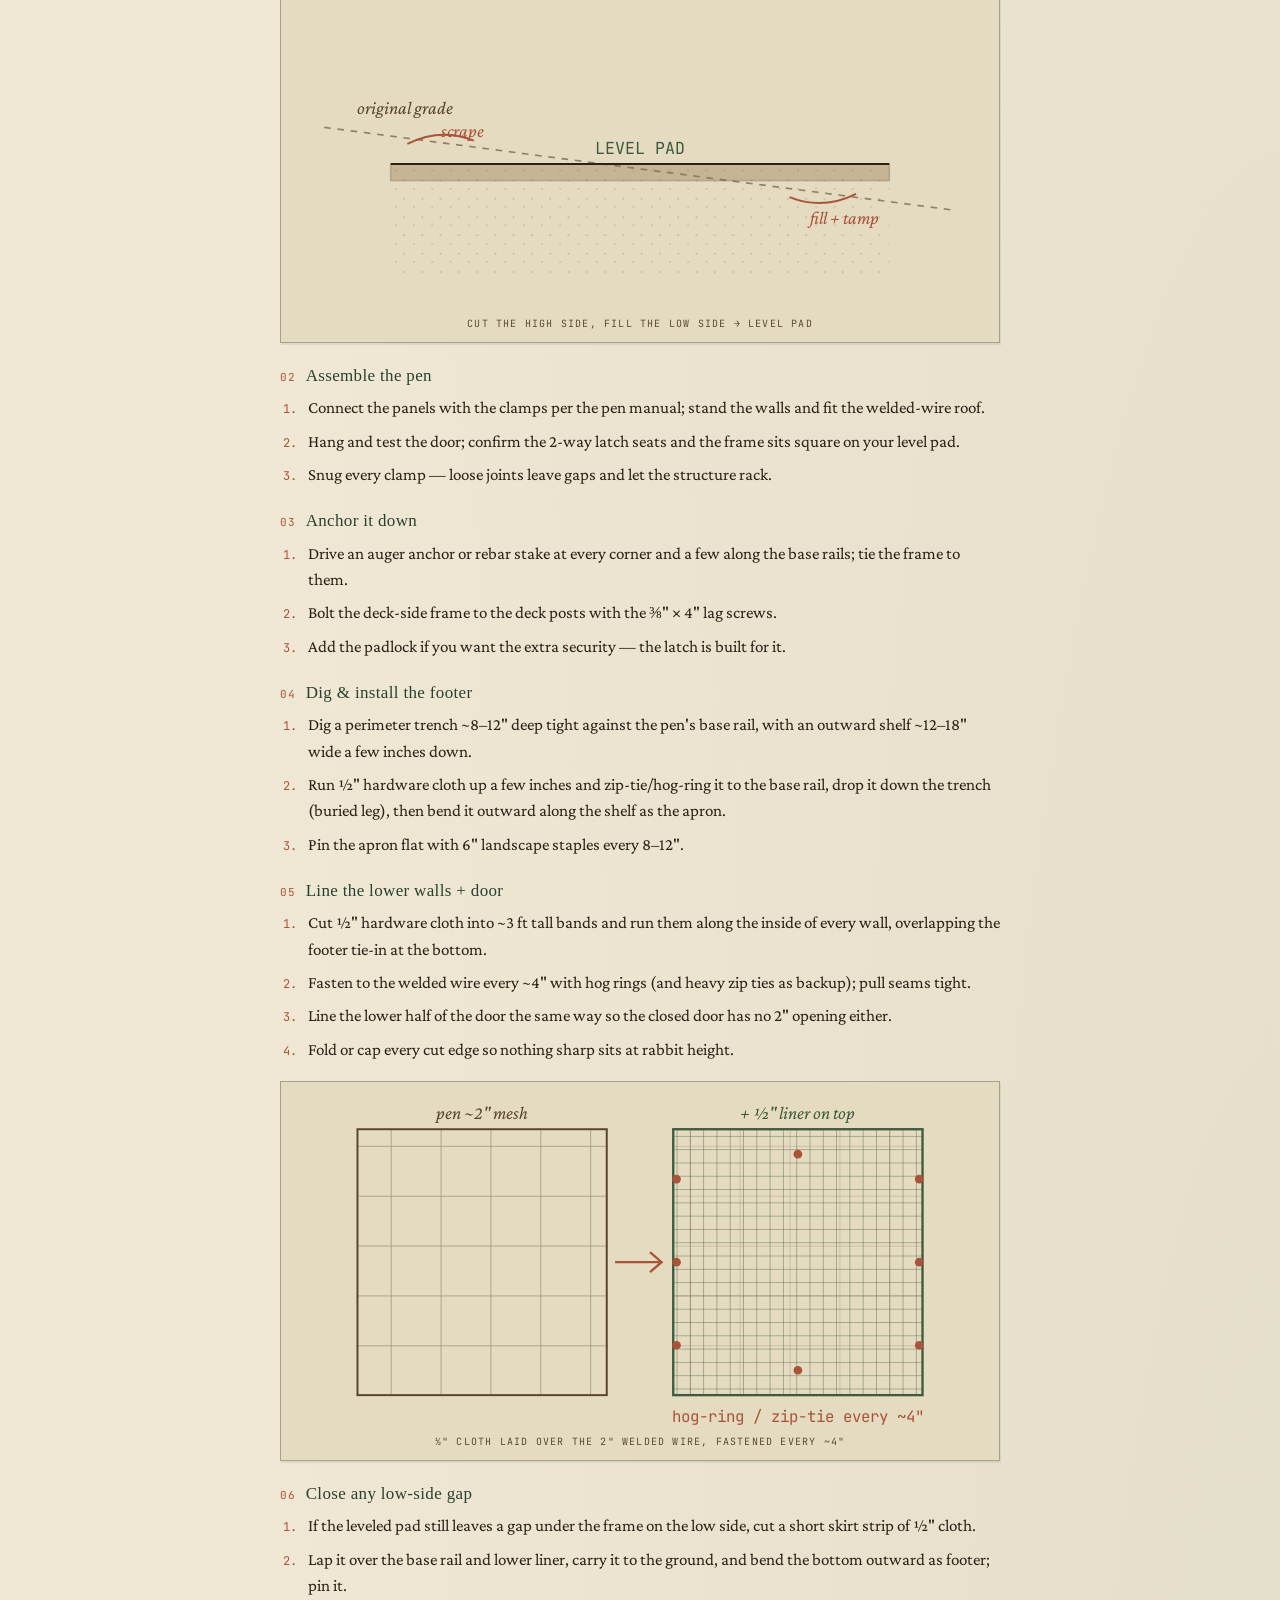
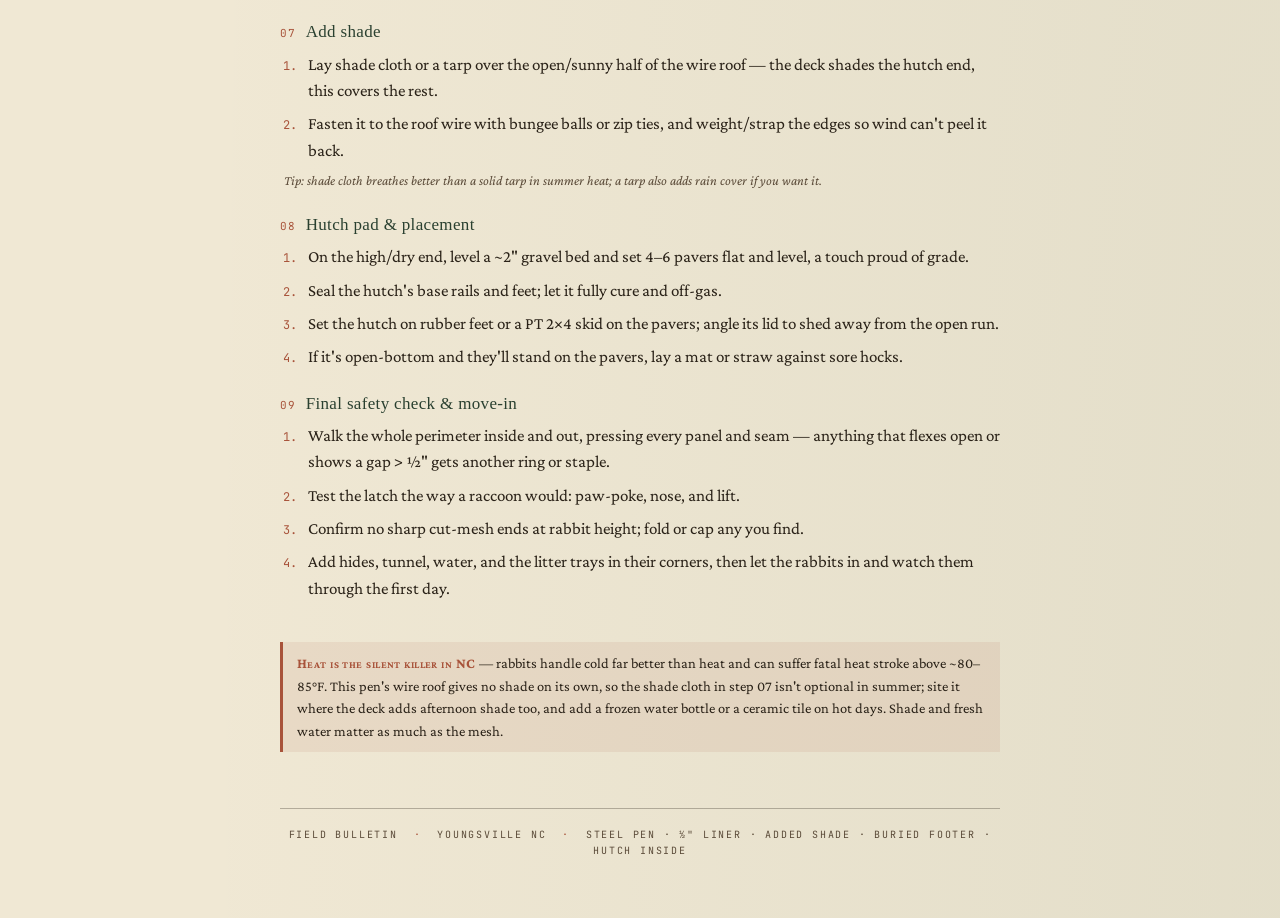
<file: guide/rabbit-run-kit-plan.html>
<!DOCTYPE html>
<html lang="en">
<head>
<meta charset="UTF-8">
<meta name="viewport" content="width=device-width, initial-scale=1.0">
<title>Steel-Pen Walk-In Rabbit Run — Liner, Shade, Base & Build</title>
<link rel="preconnect" href="https://fonts.googleapis.com">
<link rel="preconnect" href="https://fonts.gstatic.com" crossorigin>
<link href="https://fonts.googleapis.com/css2?family=IM+Fell+English+SC&family=Crimson+Pro:ital,wght@0,400;0,600;1,400&family=JetBrains+Mono:wght@400;500&display=swap" rel="stylesheet">
<style>
:root{--parchment:#F0E8D4;--parchment-deep:#E5DBC0;--ink:#2A2218;--ink-soft:#5A4A38;--green:#3D5A3F;--green-deep:#2A4030;--rust:#A8533A;--soil:#8B6F47;--soil-deep:#5A4530;--fur:#6E5A42;}
*{box-sizing:border-box;margin:0;padding:0;}
html,body{background:var(--parchment);color:var(--ink);font-family:'Crimson Pro',Georgia,serif;font-size:17px;line-height:1.55;-webkit-font-smoothing:antialiased;}
body{background-image:radial-gradient(ellipse at top,rgba(168,83,58,0.06),transparent 60%),radial-gradient(ellipse at bottom right,rgba(61,90,63,0.07),transparent 60%);min-height:100vh;padding:28px 18px 60px;position:relative;}
body::before{content:'';position:fixed;inset:0;pointer-events:none;background-image:url("data:image/svg+xml,%3Csvg viewBox='0 0 240 240' xmlns='http://www.w3.org/2000/svg'%3E%3Cfilter id='n'%3E%3CfeTurbulence type='fractalNoise' baseFrequency='0.9' numOctaves='2'/%3E%3CfeColorMatrix values='0 0 0 0 0.2 0 0 0 0 0.15 0 0 0 0 0.1 0 0 0 0.09 0'/%3E%3C/filter%3E%3Crect width='100%25' height='100%25' filter='url(%23n)'/%3E%3C/svg%3E");opacity:0.55;z-index:0;}
.wrap{max-width:720px;margin:0 auto;position:relative;z-index:1;}
header{text-align:center;border-bottom:2px solid var(--ink);padding-bottom:22px;margin-bottom:12px;position:relative;}
header::after{content:'';display:block;width:100%;border-bottom:1px solid var(--ink);position:absolute;bottom:-5px;left:0;}
.bulletin{font-family:'JetBrains Mono',monospace;font-size:10px;letter-spacing:0.22em;text-transform:uppercase;color:var(--rust);margin-bottom:14px;}
h1{font-family:'IM Fell English SC',serif;font-size:clamp(26px,6vw,34px);font-weight:400;line-height:1.08;letter-spacing:0.015em;}
.sub{font-style:italic;color:var(--ink-soft);margin-top:12px;font-size:14px;}
.lead{font-style:italic;color:var(--ink-soft);text-align:center;margin:26px auto 10px;max-width:560px;font-size:15px;}
.method{margin-top:44px;padding-top:28px;border-top:1px solid rgba(42,34,24,0.28);}
.method:first-of-type{border-top:none;padding-top:8px;}
.method-head{display:flex;align-items:baseline;gap:14px;flex-wrap:wrap;margin-bottom:4px;}
.method-num{font-family:'JetBrains Mono',monospace;font-size:11px;letter-spacing:0.22em;color:var(--rust);text-transform:uppercase;}
h2{font-family:'IM Fell English SC',serif;font-size:clamp(22px,5vw,26px);font-weight:400;line-height:1.12;}
.use-when{display:inline-block;font-family:'JetBrains Mono',monospace;font-size:10px;letter-spacing:0.16em;text-transform:uppercase;padding:3px 9px;border:1px solid var(--green);color:var(--green);margin-top:8px;}
.diagram{background:var(--parchment-deep);border:1px solid rgba(42,34,24,0.32);padding:14px 10px 10px;margin:18px 0;box-shadow:1px 2px 0 rgba(42,34,24,0.08);}
.diagram svg{display:block;width:100%;height:auto;}
.diagram-caption{font-family:'JetBrains Mono',monospace;font-size:10px;letter-spacing:0.12em;text-transform:uppercase;color:var(--ink-soft);text-align:center;margin-top:6px;}
.specs{margin:16px 0 4px;padding:10px 14px;background:rgba(61,90,63,0.07);border-left:3px solid var(--green);font-family:'JetBrains Mono',monospace;font-size:12px;line-height:1.8;}
.specs span{color:var(--ink-soft);display:inline-block;min-width:96px;}
.specs strong{color:var(--ink);font-weight:500;}
.body-text{margin-top:14px;}
.body-text p{margin-bottom:10px;}
.warn{margin:16px 0 4px;padding:10px 14px;background:rgba(168,83,58,0.09);border-left:3px solid var(--rust);font-size:14.5px;}
.warn b{font-variant:small-caps;letter-spacing:0.03em;color:var(--rust);}
.bom-label{font-family:'IM Fell English SC',serif;font-size:17px;margin:22px 0 2px;letter-spacing:0.02em;color:var(--green-deep);}
.bom-label:first-of-type{margin-top:10px;}
.note{font-style:italic;color:var(--ink-soft);font-size:13.5px;margin-top:6px;}
.phase{margin-top:20px;}
.phase-label{font-family:'IM Fell English SC',serif;font-size:17px;margin:0 0 6px;letter-spacing:0.02em;color:var(--green-deep);}
.phase-label .pn{font-family:'JetBrains Mono',monospace;font-size:11px;color:var(--rust);margin-right:9px;letter-spacing:0.12em;}
.steps{margin:0 0 4px 0;padding-left:24px;}
.steps li{margin-bottom:7px;padding-left:4px;}
.steps li::marker{color:var(--rust);font-family:'JetBrains Mono',monospace;font-size:12px;}
.tip{font-style:italic;color:var(--ink-soft);font-size:13.5px;margin:5px 0 0;padding-left:4px;}
footer{margin-top:56px;padding-top:18px;border-top:1px solid rgba(42,34,24,0.3);text-align:center;font-family:'JetBrains Mono',monospace;font-size:10px;letter-spacing:0.18em;text-transform:uppercase;color:var(--ink-soft);}
footer .mark{display:inline-block;margin:0 8px;color:var(--rust);}
</style>
</head>
<body>
<div class="wrap">

  <header>
    <div class="bulletin">Field Bulletin № 04 · Oryctolagus Containment</div>
    <h1>Steel-Pen Walk-In Run<br>for Two Free-Roaming Bunnies</h1>
    <div class="sub">Producer's Pride 8 × 8.4 × 6.7 ft poultry pen + ½" hardware-cloth liner · added shade · buried footer · hutch inside · deck-anchored</div>
  </header>

  <p class="lead">This pen is a strong starting point — a steel frame, walk-in height, a real welded-wire roof (predators can't get in from above), and a 2-way locking latch. But its wall mesh is ~2", far too open for rabbits; it has no floor; and it has no shade. So your work: line the lower walls with ½" cloth, dig-proof the floor, and add shade. The hutch lives inside.</p>

  <div class="warn">
    <b>What the pen's label gets wrong for rabbits</b> — the wall mesh is ~2" (1.83" × 1.96" at the bottom). A rabbit can push its head through that and get stuck or escape, and a raccoon can reach a paw through. "Predator resistant" is a chicken claim; for rabbits the ½" lining below is mandatory.
  </div>

  <!-- PLAN 01: LAYOUT -->
  <section class="method">
    <div class="method-head"><span class="method-num">Plan 01</span></div>
    <h2>The Layout</h2>
    <span class="use-when">Top-down · ~8 × 8.4 ft pen footprint · hutch inside</span>

    <div class="diagram">
      <svg viewBox="0 0 480 392" xmlns="http://www.w3.org/2000/svg" role="img" aria-label="Top-down plan of an 8 by 8.4 foot steel pen with the hutch inside on the high end, pen door at the front, deck on the high side, added shade over the sunny end, downhill on the far end">
        <defs>
          <pattern id="grass1" x="0" y="0" width="16" height="16" patternUnits="userSpaceOnUse"><path d="M3 14 q1 -5 0 -8 M8 14 q-1 -4 1 -7 M13 14 q1 -5 -1 -7" stroke="#3D5A3F" stroke-width="0.7" fill="none" opacity="0.5"/></pattern>
          <pattern id="shadehatch" x="0" y="0" width="7" height="7" patternUnits="userSpaceOnUse"><path d="M0 7 L7 0" stroke="#5A4530" stroke-width="0.6" opacity="0.4"/></pattern>
        </defs>

        <!-- Footer apron (dashed, outside) -->
        <rect x="60" y="50" width="312" height="300" rx="6" fill="none" stroke="#A8533A" stroke-width="1" stroke-dasharray="5 4"/>

        <!-- Run footprint (grass) -->
        <rect x="78" y="68" width="276" height="264" rx="4" fill="#3D5A3F" opacity="0.10"/>
        <rect x="78" y="68" width="276" height="264" rx="4" fill="url(#grass1)"/>
        <rect x="78" y="68" width="276" height="264" rx="4" fill="none" stroke="#3D5A3F" stroke-width="2"/>

        <!-- Added shade over the sunny (right) end -->
        <rect x="226" y="68" width="128" height="264" fill="url(#shadehatch)" opacity="0.6"/>
        <rect x="226" y="68" width="128" height="264" fill="none" stroke="#5A4530" stroke-width="1.1" stroke-dasharray="2 2"/>

        <!-- Deck (high side) + anchor ties -->
        <rect x="28" y="62" width="22" height="276" fill="#8B6F47" opacity="0.4" stroke="#5A4530" stroke-width="1.4"/>
        <line x1="28" y1="130" x2="50" y2="130" stroke="#5A4530" stroke-width="0.8" opacity="0.6"/>
        <line x1="28" y1="200" x2="50" y2="200" stroke="#5A4530" stroke-width="0.8" opacity="0.6"/>
        <line x1="28" y1="270" x2="50" y2="270" stroke="#5A4530" stroke-width="0.8" opacity="0.6"/>
        <g stroke="#A8533A" stroke-width="1.3"><line x1="50" y1="160" x2="78" y2="160"/><line x1="50" y1="280" x2="78" y2="280"/></g>

        <!-- Hutch inside on the HIGH (left) end, on a paver pad -->
        <rect x="84" y="160" width="78" height="140" rx="2" fill="none" stroke="#5A4530" stroke-width="1" stroke-dasharray="3 2"/>
        <rect x="92" y="168" width="64" height="124" rx="3" fill="#8B6F47" opacity="0.5" stroke="#5A4530" stroke-width="2"/>
        <rect x="100" y="176" width="28" height="38" rx="2" fill="#5A4530" opacity="0.35"/>
        <rect x="156" y="222" width="6" height="24" fill="#F0E8D4"/>

        <!-- Pen door on the front (bottom) wall -->
        <rect x="200" y="329" width="60" height="6" fill="#F0E8D4"/>
        <line x1="200" y1="332" x2="260" y2="332" stroke="#A8533A" stroke-width="1.4"/>
        <path d="M 260 332 Q 248 300 212 306" fill="none" stroke="#A8533A" stroke-width="0.8" stroke-dasharray="3 2"/>
        <circle cx="260" cy="332" r="2.4" fill="#A8533A"/>

        <!-- Hide + tunnel + water (open) -->
        <rect x="186" y="280" width="44" height="32" rx="3" fill="#8B6F47" opacity="0.5" stroke="#5A4530" stroke-width="1.4"/>
        <path d="M 200 232 q 28 -14 56 0" fill="none" stroke="#5A4530" stroke-width="9" stroke-linecap="round" opacity="0.45"/>
        <circle cx="240" cy="150" r="9" fill="none" stroke="#3D5A3F" stroke-width="1.6"/>
        <circle cx="240" cy="150" r="3" fill="#3D5A3F" opacity="0.5"/>

        <!-- Rabbits -->
        <g fill="#6E5A42" opacity="0.9">
          <g transform="translate(220,116)"><ellipse cx="0" cy="0" rx="10" ry="13"/><ellipse cx="-3" cy="-14" rx="2" ry="6"/><ellipse cx="3" cy="-14" rx="2" ry="6"/></g>
          <g transform="translate(300,286) rotate(25)"><ellipse cx="0" cy="0" rx="10" ry="13"/><ellipse cx="-3" cy="-14" rx="2" ry="6"/><ellipse cx="3" cy="-14" rx="2" ry="6"/></g>
        </g>

        <!-- Gravel + downhill (far right end) -->
        <g fill="#5A4530" opacity="0.5"><circle cx="362" cy="120" r="2.2"/><circle cx="367" cy="160" r="2.5"/><circle cx="362" cy="200" r="2.2"/><circle cx="367" cy="240" r="2.4"/><circle cx="362" cy="288" r="2.3"/></g>
        <path d="M 326 344 l 30 0 M 351 338 l 6 6 l -6 6" fill="none" stroke="#A8533A" stroke-width="1.3"/>

        <!-- Dims -->
        <g stroke="#A8533A" stroke-width="0.8" fill="none"><line x1="78" y1="346" x2="354" y2="346"/><line x1="78" y1="341" x2="78" y2="351"/><line x1="354" y1="341" x2="354" y2="351"/></g>
        <text x="216" y="362" text-anchor="middle" font-family="JetBrains Mono, monospace" font-size="11" fill="#A8533A">~8 ft</text>
        <g stroke="#A8533A" stroke-width="0.8" fill="none"><line x1="390" y1="68" x2="390" y2="332"/><line x1="385" y1="68" x2="395" y2="68"/><line x1="385" y1="332" x2="395" y2="332"/></g>
        <text x="408" y="200" text-anchor="middle" font-family="JetBrains Mono, monospace" font-size="11" fill="#A8533A" transform="rotate(-90 408 200)">~8.4 ft</text>

        <!-- Labels -->
        <g font-family="Crimson Pro, serif" font-size="12.5" font-style="italic" fill="#2A2218">
          <text x="84" y="156">hutch (inside · high end)</text>
          <text x="88" y="318" font-size="11">paver pad</text>
          <text x="232" y="86" fill="#5A4530">added shade (sunny end)</text>
          <text x="230" y="356" text-anchor="middle" font-size="11">pen door</text>
          <text x="188" y="276" font-size="11">hide</text>
          <text x="204" y="226" font-size="11">tunnel</text>
          <text x="252" y="154" font-size="11">water</text>
          <text x="20" y="200" text-anchor="middle" transform="rotate(-90 20 200)" font-size="11" fill="#5A4530">DECK · shades + anchors</text>
          <text x="359" y="110" font-size="10" fill="#5A4530">gravel</text>
          <text x="326" y="337" font-size="10.5" fill="#A8533A">downhill</text>
        </g>
        <text x="216" y="18" text-anchor="middle" font-family="JetBrains Mono, monospace" font-size="10" letter-spacing="0.16em" fill="#5A4A38">— PLAN VIEW —</text>
      </svg>
      <div class="diagram-caption">welded-wire roof covers the whole top · add shade over the sunny end · hutch + deck on the high end</div>
    </div>

    <div class="specs">
      <div><span>Footprint:</span> <strong>the pen's ~8 × 8.4 ft, ~6.7 ft tall walk-in — room enough for two</strong></div>
      <div><span>Roof:</span> <strong>welded-wire and predator-tight as-shipped; it gives zero shade, so lay shade cloth over the open/sunny end</strong></div>
      <div><span>Hutch:</span> <strong>fully inside on the high/driest end; shelter only — the lined perimeter is the predator barrier</strong></div>
      <div><span>Door:</span> <strong>the pen's own door + 2-way locking latch (padlockable); line its lower half with ½" cloth like the walls</strong></div>
      <div><span>Site:</span> <strong>clear the weeds + toxic lilies first; keep clear of the utility door swing, dryer vent, and downspout runoff</strong></div>
    </div>
  </section>

  <!-- PLAN 02: PEN WALL + LINER -->
  <section class="method">
    <div class="method-head"><span class="method-num">Plan 02</span></div>
    <h2>Pen Wall + ½" Liner</h2>
    <span class="use-when">Cross-section · the upgrade that makes it rabbit-safe</span>

    <div class="diagram">
      <svg viewBox="0 0 480 360" xmlns="http://www.w3.org/2000/svg" role="img" aria-label="Cross-section of the pen wall with its 2 inch welded wire, a half-inch hardware-cloth liner on the lower section, the welded-wire roof and added shade on top, hutch inside, and a person for scale">
        <defs>
          <pattern id="penmesh" x="0" y="0" width="22" height="22" patternUnits="userSpaceOnUse"><path d="M 22 0 L 0 0 0 22" stroke="#5A4530" stroke-width="0.9" fill="none" opacity="0.55"/></pattern>
          <pattern id="liner" x="0" y="0" width="7" height="7" patternUnits="userSpaceOnUse"><path d="M 7 0 L 0 0 0 7" stroke="#3D5A3F" stroke-width="0.55" fill="none" opacity="0.8"/></pattern>
          <pattern id="soilK" x="0" y="0" width="13" height="13" patternUnits="userSpaceOnUse"><circle cx="2" cy="3" r="0.7" fill="#5A4530" opacity="0.55"/><circle cx="8" cy="9" r="0.55" fill="#5A4530" opacity="0.45"/><circle cx="11" cy="2" r="0.45" fill="#5A4530" opacity="0.55"/></pattern>
          <pattern id="shade2" x="0" y="0" width="6" height="6" patternUnits="userSpaceOnUse"><path d="M0 6 L6 0" stroke="#5A4530" stroke-width="0.6" opacity="0.5"/></pattern>
        </defs>

        <!-- Ground -->
        <rect x="0" y="316" width="480" height="44" fill="#8B6F47" opacity="0.13"/>
        <rect x="0" y="316" width="480" height="44" fill="url(#soilK)"/>
        <line x1="0" y1="316" x2="480" y2="316" stroke="#2A2218" stroke-width="1.2"/>

        <!-- Welded-wire roof (flat, across the top) -->
        <rect x="86" y="62" width="308" height="9" fill="url(#penmesh)" stroke="#5A4530" stroke-width="1.4"/>
        <!-- Added shade cloth over the sunny (right) half, on top of the wire roof -->
        <rect x="242" y="55" width="152" height="7" fill="url(#shade2)" opacity="0.85"/>
        <line x1="242" y1="55" x2="394" y2="55" stroke="#5A4530" stroke-width="2"/>

        <!-- Pen frame posts (steel) -->
        <line x1="90" y1="62" x2="90" y2="316" stroke="#3a3a38" stroke-width="4"/>
        <line x1="390" y1="62" x2="390" y2="316" stroke="#3a3a38" stroke-width="4"/>

        <!-- Pen ~2in welded wire full height -->
        <rect x="86" y="71" width="9" height="245" fill="url(#penmesh)" stroke="#5A4530" stroke-width="1"/>
        <rect x="385" y="71" width="9" height="245" fill="url(#penmesh)" stroke="#5A4530" stroke-width="1"/>

        <!-- ½" liner on the lower ~3 ft (inside face) -->
        <rect x="95" y="210" width="7" height="106" fill="url(#liner)" stroke="#3D5A3F" stroke-width="1.4"/>
        <rect x="378" y="210" width="7" height="106" fill="url(#liner)" stroke="#3D5A3F" stroke-width="1.4"/>

        <!-- Person for scale -->
        <g fill="#5A4A38" opacity="0.32">
          <circle cx="285" cy="132" r="15"/>
          <path d="M268 150 q17 -9 34 0 l 9 98 q-26 12 -52 0 z"/>
          <rect x="276" y="248" width="12" height="68" rx="3"/>
          <rect x="292" y="248" width="12" height="68" rx="3"/>
        </g>

        <!-- Hutch inside (high/left end) -->
        <rect x="108" y="252" width="84" height="64" rx="3" fill="#8B6F47" opacity="0.5" stroke="#5A4530" stroke-width="2"/>
        <path d="M 106 252 L 150 238 L 194 252 Z" fill="#5A4530" opacity="0.4"/>
        <rect x="118" y="272" width="20" height="44" fill="#5A4530" opacity="0.3"/>

        <!-- Footer stubs -->
        <path d="M 90 316 L 90 336 M 90 328 L 66 328" stroke="#3D5A3F" stroke-width="2" fill="none" opacity="0.8"/>
        <path d="M 390 316 L 390 336 M 390 328 L 414 328" stroke="#3D5A3F" stroke-width="2" fill="none" opacity="0.8"/>

        <!-- Height dim -->
        <g stroke="#A8533A" stroke-width="0.8" fill="none"><line x1="432" y1="62" x2="432" y2="316"/><line x1="427" y1="62" x2="437" y2="62"/><line x1="427" y1="316" x2="437" y2="316"/></g>
        <text x="450" y="189" text-anchor="middle" font-family="JetBrains Mono, monospace" font-size="11" fill="#A8533A" transform="rotate(-90 450 189)">~6.7 ft</text>
        <!-- Liner height dim -->
        <g stroke="#3D5A3F" stroke-width="0.8" fill="none"><line x1="70" y1="210" x2="70" y2="316"/><line x1="66" y1="210" x2="74" y2="210"/><line x1="66" y1="316" x2="74" y2="316"/></g>
        <text x="58" y="263" text-anchor="middle" font-family="JetBrains Mono, monospace" font-size="9.5" fill="#3D5A3F" transform="rotate(-90 58 263)">liner ~3 ft</text>

        <!-- Labels -->
        <g font-family="Crimson Pro, serif" font-size="12" font-style="italic" fill="#2A2218">
          <text x="100" y="44">welded-wire roof + added shade</text>
          <text x="300" y="112">pen ~2" mesh (full height)</text>
          <line x1="332" y1="108" x2="388" y2="120" stroke="#2A2218" stroke-width="0.5" fill="none"/>
          <text x="300" y="206">½" liner, lower ~3 ft</text>
          <line x1="328" y1="210" x2="382" y2="235" stroke="#2A2218" stroke-width="0.5" fill="none"/>
          <text x="110" y="232" font-size="11">hutch (inside)</text>
        </g>
        <text x="240" y="20" text-anchor="middle" font-family="JetBrains Mono, monospace" font-size="10" letter-spacing="0.16em" fill="#5A4A38">— SIDE VIEW —</text>
      </svg>
      <div class="diagram-caption">pen frame + 2" welded wire · ½" liner on the reach-in zone · shade added on top</div>
    </div>

    <div class="specs">
      <div><span>Liner:</span> <strong>½" hardware cloth over the lower ~3 ft of every wall and the lower door (inside face), zip-tied/hog-ringed to the pen mesh every ~4"</strong></div>
      <div><span>Why ~3 ft:</span> <strong>the 2" mesh is big enough that a reared-up rabbit can reach it, so go a touch higher than you would over 1" mesh</strong></div>
      <div><span>Why lower only:</span> <strong>that's the predator-reach + rabbit-squeeze zone; the welded-wire roof already stops climbers up high</strong></div>
      <div><span>Shade:</span> <strong>the wire roof gives none — lay shade cloth or a tarp over the open/sunny half and strap it down</strong></div>
    </div>

    <div class="warn">
      <b>The liner is the whole point of going this route</b> — without it you've bought a chicken pen, not a rabbit run. Use heavy zip ties plus stainless hog rings, pull every seam tight, and leave no gap a ½" rule can pass.
    </div>
  </section>

  <!-- PLAN 03: DIG FOOTER -->
  <section class="method">
    <div class="method-head"><span class="method-num">Plan 03</span></div>
    <h2>The Dig Footer</h2>
    <span class="use-when">Detail · the open bottom must be closed</span>

    <div class="diagram">
      <svg viewBox="0 0 480 280" xmlns="http://www.w3.org/2000/svg" role="img" aria-label="Zoomed cross-section showing buried vertical wire and an outward horizontal apron tied to the pen base rail">
        <defs>
          <pattern id="mesh3" x="0" y="0" width="9" height="9" patternUnits="userSpaceOnUse"><path d="M 9 0 L 0 0 0 9" stroke="#3D5A3F" stroke-width="0.6" fill="none" opacity="0.75"/></pattern>
          <pattern id="soil3" x="0" y="0" width="12" height="12" patternUnits="userSpaceOnUse"><circle cx="2" cy="3" r="0.7" fill="#5A4530" opacity="0.55"/><circle cx="8" cy="9" r="0.6" fill="#5A4530" opacity="0.5"/><circle cx="10" cy="2" r="0.5" fill="#5A4530" opacity="0.55"/><circle cx="5" cy="10" r="0.55" fill="#5A4530" opacity="0.45"/></pattern>
        </defs>
        <rect x="0" y="120" width="480" height="160" fill="#8B6F47" opacity="0.15"/>
        <rect x="0" y="120" width="480" height="160" fill="url(#soil3)"/>
        <line x1="0" y1="120" x2="480" y2="120" stroke="#2A2218" stroke-width="1.2"/>
        <text x="80" y="52" text-anchor="middle" font-family="JetBrains Mono, monospace" font-size="11" letter-spacing="0.1em" fill="#3D5A3F">INSIDE (run)</text>
        <text x="400" y="52" text-anchor="middle" font-family="JetBrains Mono, monospace" font-size="11" letter-spacing="0.1em" fill="#A8533A">OUTSIDE</text>
        <rect x="235" y="24" width="10" height="96" fill="url(#mesh3)" stroke="#3D5A3F" stroke-width="1.6"/>
        <line x1="233" y1="24" x2="233" y2="120" stroke="#3a3a38" stroke-width="3"/>
        <rect x="235" y="120" width="10" height="78" fill="url(#mesh3)" stroke="#3D5A3F" stroke-width="1.6" opacity="0.92"/>
        <rect x="245" y="128" width="150" height="8" fill="url(#mesh3)" stroke="#3D5A3F" stroke-width="1.6" opacity="0.92"/>
        <g stroke="#A8533A" stroke-width="1.4" fill="none" stroke-linecap="round"><path d="M 280 122 L 280 134 M 276 126 L 284 126"/><path d="M 320 122 L 320 134 M 316 126 L 324 126"/><path d="M 360 122 L 360 134 M 356 126 L 364 126"/></g>
        <path d="M 200 120 q 14 28 30 40 q 6 5 5 -2" fill="none" stroke="#6E5A42" stroke-width="1.3" stroke-dasharray="3 3"/>
        <text x="150" y="150" font-family="Crimson Pro, serif" font-size="11.5" font-style="italic" fill="#6E5A42">rabbit digs down,</text>
        <text x="150" y="164" font-family="Crimson Pro, serif" font-size="11.5" font-style="italic" fill="#6E5A42">hits the wire, gives up</text>
        <g stroke="#A8533A" stroke-width="0.8" fill="none"><line x1="262" y1="120" x2="262" y2="198"/><line x1="257" y1="120" x2="267" y2="120"/><line x1="257" y1="198" x2="267" y2="198"/></g>
        <text x="278" y="180" font-family="JetBrains Mono, monospace" font-size="11" fill="#A8533A">8–12 in deep</text>
        <g stroke="#A8533A" stroke-width="0.8" fill="none"><line x1="245" y1="150" x2="395" y2="150"/><line x1="245" y1="145" x2="245" y2="155"/><line x1="395" y1="145" x2="395" y2="155"/></g>
        <text x="320" y="168" text-anchor="middle" font-family="JetBrains Mono, monospace" font-size="11" fill="#A8533A">12–18 in apron</text>
        <g font-family="Crimson Pro, serif" font-size="12.5" font-style="italic" fill="#2A2218">
          <text x="250" y="92">cloth tied to the pen base rail,</text>
          <text x="250" y="106" font-size="11">buried straight down → rabbits stay in</text>
          <text x="300" y="206">horizontal apron</text>
          <text x="300" y="220" font-size="11">→ stops predators digging in</text>
          <line x1="330" y1="196" x2="330" y2="136" stroke="#2A2218" stroke-width="0.55" fill="none"/>
        </g>
        <text x="240" y="16" text-anchor="middle" font-family="JetBrains Mono, monospace" font-size="10" letter-spacing="0.16em" fill="#5A4A38">— BURIED DETAIL —</text>
      </svg>
      <div class="diagram-caption">L-footer tied to the pen's base rail · digging defeated both ways</div>
    </div>

    <div class="specs">
      <div><span>Tie-in:</span> <strong>run the footer cloth up a few inches and zip-tie it to the pen's bottom rail — no gap between footer and frame</strong></div>
      <div><span>Bury:</span> <strong>8–12" straight down — defeats rabbits digging out</strong></div>
      <div><span>Apron:</span> <strong>12–18" horizontal, just under the surface, extending outward — stops predators digging in</strong></div>
      <div><span>Pin it:</span> <strong>6" landscape staples every 8–12", then re-cover with soil/sod</strong></div>
      <div><span>No wire floor:</span> <strong>don't make them stand on mesh — keep solid ground inside (sore hocks)</strong></div>
    </div>
  </section>

  <!-- PLAN 04: SLOPE -->
  <section class="method">
    <div class="method-head"><span class="method-num">Plan 04</span></div>
    <h2>Setting the Pen on the Slope</h2>
    <span class="use-when">Mild · 3–12 in drop · level the pad, don't seat a tilt</span>

    <div class="diagram">
      <svg viewBox="0 0 480 300" xmlns="http://www.w3.org/2000/svg" role="img" aria-label="Cross-section showing the pen set level on a scraped and filled pad across a mild slope, anchored, with the footer closing the edge">
        <defs>
          <pattern id="penmesh4" x="0" y="0" width="20" height="20" patternUnits="userSpaceOnUse"><path d="M 20 0 L 0 0 0 20" stroke="#5A4530" stroke-width="0.8" fill="none" opacity="0.5"/></pattern>
          <pattern id="soil4" x="0" y="0" width="12" height="12" patternUnits="userSpaceOnUse"><circle cx="2" cy="3" r="0.7" fill="#5A4530" opacity="0.55"/><circle cx="8" cy="9" r="0.6" fill="#5A4530" opacity="0.5"/><circle cx="10" cy="2" r="0.5" fill="#5A4530" opacity="0.55"/></pattern>
        </defs>

        <!-- Original slope (faint dashed) high left to low right -->
        <line x1="0" y1="186" x2="480" y2="232" stroke="#5A4530" stroke-width="1" stroke-dasharray="4 4" opacity="0.5"/>
        <text x="40" y="178" font-family="Crimson Pro, serif" font-size="10.5" font-style="italic" fill="#5A4530">original grade</text>

        <!-- Leveled pad (cut high / fill low) -->
        <rect x="60" y="208" width="360" height="20" fill="#8B6F47" opacity="0.3" stroke="#5A4530" stroke-width="1"/>
        <polygon points="60,208 420,208 420,300 60,300" fill="url(#soil4)"/>
        <line x1="60" y1="208" x2="420" y2="208" stroke="#2A2218" stroke-width="1.2"/>
        <text x="120" y="200" font-family="Crimson Pro, serif" font-size="10.5" font-style="italic" fill="#5A4530">scrape high side</text>
        <text x="330" y="248" font-family="Crimson Pro, serif" font-size="10.5" font-style="italic" fill="#5A4530">fill low side</text>

        <!-- Pen on the level pad -->
        <line x1="96" y1="60" x2="96" y2="208" stroke="#3a3a38" stroke-width="4"/>
        <line x1="384" y1="60" x2="384" y2="208" stroke="#3a3a38" stroke-width="4"/>
        <rect x="96" y="58" width="288" height="9" fill="url(#penmesh4)" stroke="#5A4530" stroke-width="1.2"/>
        <rect x="92" y="66" width="7" height="142" fill="url(#penmesh4)"/>
        <rect x="381" y="66" width="7" height="142" fill="url(#penmesh4)"/>

        <!-- footer + anchors -->
        <polygon points="384,208 440,214 440,220 384,214" fill="url(#penmesh4)" stroke="#3D5A3F" stroke-width="1.3" opacity="0.95"/>
        <polygon points="96,208 50,202 50,208 96,214" fill="url(#penmesh4)" stroke="#3D5A3F" stroke-width="1.3" opacity="0.9"/>
        <line x1="384" y1="200" x2="384" y2="252" stroke="#2A2218" stroke-width="2.2"/>
        <line x1="96" y1="200" x2="96" y2="248" stroke="#2A2218" stroke-width="2.2"/>
        <text x="300" y="270" font-family="Crimson Pro, serif" font-size="11" font-style="italic" fill="#2A2218">ground anchors at every corner</text>
        <line x1="360" y1="264" x2="384" y2="232" stroke="#2A2218" stroke-width="0.5" fill="none"/>

        <text x="200" y="40" text-anchor="middle" font-family="Crimson Pro, serif" font-size="12" font-style="italic" fill="#2A2218">pen sits level on a leveled pad</text>
        <text x="240" y="20" text-anchor="middle" font-family="JetBrains Mono, monospace" font-size="10" letter-spacing="0.16em" fill="#5A4A38">— SLOPE CROSS-SECTION —</text>
      </svg>
      <div class="diagram-caption">level the footprint first · then the pen sits true and the footer closes the edge</div>
    </div>

    <div class="specs">
      <div><span>Level first:</span> <strong>a rigid clamped pen can't take deeper legs on one side — scrape the high side and fill/tamp the low side to a level pad before assembly</strong></div>
      <div><span>Check drop:</span> <strong>string-level across the footprint; mild 3–12" is an easy cut-and-fill (more than that, reconsider the spot)</strong></div>
      <div><span>Anchor:</span> <strong>auger/ground anchors or rebar stakes at every corner + along the base; bolt the deck side to the deck</strong></div>
      <div><span>Edge gap:</span> <strong>any remaining gap under the frame on the low side gets closed by the footer/skirt cloth</strong></div>
    </div>

    <div class="body-text">
      <p>With a from-scratch frame you'd level the top and let the floor tilt. A clamp-together pen is the opposite — its geometry is fixed, so you level the <em>ground</em> to match the pen. A shallow cut-and-fill on a mild slope takes an hour with a shovel and a rake, and it leaves the pen sitting square with the door swinging true.</p>
    </div>
  </section>

  <!-- PLAN 05: HUTCH INSIDE -->
  <section class="method">
    <div class="method-head"><span class="method-num">Plan 05</span></div>
    <h2>Hutch Inside the Run</h2>
    <span class="use-when">Existing hutch · high/dry end · shelter only</span>

    <div class="specs">
      <div><span>Placement:</span> <strong>fully inside the pen on the high/driest end; its own door just opens into the run</strong></div>
      <div><span>No collar:</span> <strong>inside the lined perimeter, there's nothing to seal it to — it's pure shelter</strong></div>
      <div><span>Base:</span> <strong>paver pad over ~2" gravel — keeps wood off damp dirt (no rot) and dig-proof; near grade at the high end</strong></div>
      <div><span>Air gap:</span> <strong>rubber/plastic feet or a PT 2×4 skid; seal the base rails with a pet-safe exterior sealer, cured before they're back in</strong></div>
      <div><span>Roof:</span> <strong>angle the hutch's own lid to shed away from the open run — it's also their dry retreat under the open wire roof</strong></div>
      <div><span>Open bottom:</span> <strong>if they stand on the pavers, cover with a mat/straw to prevent sore hocks</strong></div>
    </div>
  </section>

  <!-- BILL OF MATERIALS -->
  <section class="method">
    <div class="method-head"><span class="method-num">Materials</span></div>
    <h2>Bill of Materials</h2>
    <span class="use-when">Pen + upgrades · ~8 × 8.4 × 6.7 ft · dirt floor · deck-anchored</span>

    <div class="bom-label">The pen</div>
    <div class="specs">
      <div><span>1 ×</span> <strong>Producer's Pride 8 × 8 ft Universal Poultry Pen (steel frame, welded-wire panels + roof, 2-way locking door, clamps)</strong></div>
    </div>

    <div class="bom-label">Predator-proofing upgrade</div>
    <div class="specs">
      <div><span>1–2 ×</span> <strong>100 ft × 48" ½" galvanized hardware cloth — lower-wall liner (~3 ft) + door liner + footer</strong></div>
      <div><span>1 pack</span> <strong>stainless hog rings (+ pliers) — pull liner-to-pen seams tight</strong></div>
      <div><span>1 box</span> <strong>heavy 4mm zip ties — backup fastening to the welded wire</strong></div>
      <div><span>1 ×</span> <strong>padlock (optional) — the door latch is padlock-compatible</strong></div>
    </div>
    <p class="note">One 100 ft roll covers a ~3 ft liner around the ~33 ft perimeter plus the buried footer; grab a second roll if you decide to line higher than 3 ft.</p>

    <div class="bom-label">Shade (the pen has none)</div>
    <div class="specs">
      <div><span>1 ×</span> <strong>shade cloth or poly tarp (~8 × 10 ft) — over the open/sunny end of the wire roof</strong></div>
      <div><span>1 pack</span> <strong>bungee balls or zip ties — fasten the shade to the roof wire</strong></div>
      <div><span>2–4 ×</span> <strong>sandbags or weights — hold the shade against wind</strong></div>
    </div>

    <div class="bom-label">Base, footer &amp; anchoring</div>
    <div class="specs">
      <div><span>50 pk</span> <strong>6" landscape staples — pin the footer apron + any low-side skirt</strong></div>
      <div><span>4–8 ×</span> <strong>auger ground anchors or 18" rebar stakes — anchor the corners + base</strong></div>
      <div><span>4 ×</span> <strong>⅜" × 4" lag screws + washers — bolt the deck-side frame to the deck posts</strong></div>
      <div><span>~3 cu ft</span> <strong>gravel — downhill-edge drainage + the hutch pad bed</strong></div>
    </div>

    <div class="bom-label">Hutch base (inside, high end)</div>
    <div class="specs">
      <div><span>4–6 ×</span> <strong>concrete pavers (or large stepping stones) — raised pad under the hutch</strong></div>
      <div><span>1 ×</span> <strong>pet-safe exterior wood sealer — hutch base rails &amp; feet</strong></div>
      <div><span>4 ×</span> <strong>rubber/plastic feet (or 1 PT 2×4×8 for skids) — air gap under the hutch</strong></div>
    </div>

    <div class="bom-label">Tools</div>
    <div class="specs">
      <div><span>—</span> <strong>aviation snips/cloth cutters, heavy gloves, drill/driver, socket or wrench, level, string, trenching shovel, rake, hammer/mallet, safety glasses</strong></div>
    </div>

    <p class="note">Budget = the pen's price + roughly $120–180 in upgrades (hardware cloth, shade, anchors, pavers). The ½" cloth is the main add. Prices move and vary by region — treat it as a ballpark, not a quote.</p>
  </section>

  <!-- BUILD SEQUENCE -->
  <section class="method">
    <div class="method-head"><span class="method-num">Build</span></div>
    <h2>Step-by-Step</h2>
    <span class="use-when">Order of operations · read it all before starting</span>

    <div class="warn">
      <b>Before you start</b> — wear heavy gloves the whole time; cut ½" hardware cloth slices skin. Level the ground before the pen goes up, and keep a ½" reference (a finger, a rule) handy to test every gap as you close it.
    </div>

    <div class="phase">
      <div class="phase-label"><span class="pn">01</span>Site prep &amp; level the pad</div>
      <ol class="steps">
        <li>Clear the footprint plus ~2 ft around it; fully remove the toxic lilies and keep the rose bush out of the zone.</li>
        <li>String-level across the footprint to read the drop (high end by the deck, low end downhill). Confirm it's a mild 3–12".</li>
        <li>Scrape the high side down and fill/tamp the low side until you have a level pad — a clamped pen can't take a tilt, so level the ground to it.</li>
        <li>Mark where the pen sits, hutch end toward the deck/high side.</li>
      </ol>
      <div class="diagram">
        <svg viewBox="0 0 420 180" xmlns="http://www.w3.org/2000/svg" role="img" aria-label="Cut-and-fill: scrape the high side, fill the low side, to make a level pad">
          <defs><pattern id="soilL" x="0" y="0" width="11" height="11" patternUnits="userSpaceOnUse"><circle cx="2" cy="3" r="0.6" fill="#5A4530" opacity="0.5"/><circle cx="8" cy="8" r="0.55" fill="#5A4530" opacity="0.45"/></pattern></defs>
          <line x1="20" y1="70" x2="400" y2="120" stroke="#5A4530" stroke-width="1" stroke-dasharray="4 4" opacity="0.6"/>
          <text x="40" y="62" font-family="Crimson Pro, serif" font-size="11" font-style="italic" fill="#5A4530">original grade</text>
          <rect x="60" y="92" width="300" height="10" fill="#8B6F47" opacity="0.35" stroke="#5A4530" stroke-width="1"/>
          <polygon points="60,92 360,92 360,160 60,160" fill="url(#soilL)" opacity="0.5"/>
          <line x1="60" y1="92" x2="360" y2="92" stroke="#2A2218" stroke-width="1.2"/>
          <path d="M 70 80 q 20 -10 40 -2" fill="none" stroke="#A8533A" stroke-width="1.2"/>
          <text x="90" y="76" font-family="Crimson Pro, serif" font-size="11" font-style="italic" fill="#A8533A">scrape</text>
          <path d="M 300 112 q 20 8 40 -2" fill="none" stroke="#A8533A" stroke-width="1.2"/>
          <text x="312" y="128" font-family="Crimson Pro, serif" font-size="11" font-style="italic" fill="#A8533A">fill + tamp</text>
          <text x="210" y="86" text-anchor="middle" font-family="JetBrains Mono, monospace" font-size="10" fill="#3D5A3F">LEVEL PAD</text>
        </svg>
        <div class="diagram-caption">cut the high side, fill the low side → level pad</div>
      </div>
    </div>

    <div class="phase">
      <div class="phase-label"><span class="pn">02</span>Assemble the pen</div>
      <ol class="steps">
        <li>Connect the panels with the clamps per the pen manual; stand the walls and fit the welded-wire roof.</li>
        <li>Hang and test the door; confirm the 2-way latch seats and the frame sits square on your level pad.</li>
        <li>Snug every clamp — loose joints leave gaps and let the structure rack.</li>
      </ol>
    </div>

    <div class="phase">
      <div class="phase-label"><span class="pn">03</span>Anchor it down</div>
      <ol class="steps">
        <li>Drive an auger anchor or rebar stake at every corner and a few along the base rails; tie the frame to them.</li>
        <li>Bolt the deck-side frame to the deck posts with the ⅜" × 4" lag screws.</li>
        <li>Add the padlock if you want the extra security — the latch is built for it.</li>
      </ol>
    </div>

    <div class="phase">
      <div class="phase-label"><span class="pn">04</span>Dig &amp; install the footer</div>
      <ol class="steps">
        <li>Dig a perimeter trench ~8–12" deep tight against the pen's base rail, with an outward shelf ~12–18" wide a few inches down.</li>
        <li>Run ½" hardware cloth up a few inches and zip-tie/hog-ring it to the base rail, drop it down the trench (buried leg), then bend it outward along the shelf as the apron.</li>
        <li>Pin the apron flat with 6" landscape staples every 8–12".</li>
      </ol>
    </div>

    <div class="phase">
      <div class="phase-label"><span class="pn">05</span>Line the lower walls + door</div>
      <ol class="steps">
        <li>Cut ½" hardware cloth into ~3 ft tall bands and run them along the inside of every wall, overlapping the footer tie-in at the bottom.</li>
        <li>Fasten to the welded wire every ~4" with hog rings (and heavy zip ties as backup); pull seams tight.</li>
        <li>Line the lower half of the door the same way so the closed door has no 2" opening either.</li>
        <li>Fold or cap every cut edge so nothing sharp sits at rabbit height.</li>
      </ol>
      <div class="diagram">
        <svg viewBox="0 0 420 200" xmlns="http://www.w3.org/2000/svg" role="img" aria-label="Half-inch liner zip-tied over the pen's two-inch welded wire on the lower wall">
          <defs>
            <pattern id="penmeshD" x="0" y="0" width="30" height="30" patternUnits="userSpaceOnUse"><path d="M 30 0 L 0 0 0 30" stroke="#5A4530" stroke-width="0.9" fill="none" opacity="0.5"/></pattern>
            <pattern id="linerD" x="0" y="0" width="8" height="8" patternUnits="userSpaceOnUse"><path d="M 8 0 L 0 0 0 8" stroke="#3D5A3F" stroke-width="0.6" fill="none" opacity="0.8"/></pattern>
          </defs>
          <rect x="40" y="20" width="150" height="160" fill="url(#penmeshD)" stroke="#5A4530" stroke-width="1.2"/>
          <text x="115" y="14" text-anchor="middle" font-family="Crimson Pro, serif" font-size="11" font-style="italic" fill="#5A4530">pen ~2" mesh</text>
          <rect x="230" y="20" width="150" height="160" fill="url(#linerD)" stroke="#3D5A3F" stroke-width="1.4"/>
          <rect x="230" y="20" width="150" height="160" fill="url(#penmeshD)" opacity="0.5"/>
          <text x="305" y="14" text-anchor="middle" font-family="Crimson Pro, serif" font-size="11" font-style="italic" fill="#3D5A3F">+ ½" liner on top</text>
          <g fill="#A8533A"><circle cx="232" cy="50" r="2.6"/><circle cx="232" cy="100" r="2.6"/><circle cx="232" cy="150" r="2.6"/><circle cx="378" cy="50" r="2.6"/><circle cx="378" cy="100" r="2.6"/><circle cx="378" cy="150" r="2.6"/><circle cx="305" cy="35" r="2.6"/><circle cx="305" cy="165" r="2.6"/></g>
          <path d="M 195 100 l 28 0 M 216 94 l 7 6 l -7 6" fill="none" stroke="#A8533A" stroke-width="1.4"/>
          <text x="305" y="196" text-anchor="middle" font-family="JetBrains Mono, monospace" font-size="9.5" fill="#A8533A">hog-ring / zip-tie every ~4"</text>
        </svg>
        <div class="diagram-caption">½" cloth laid over the 2" welded wire, fastened every ~4"</div>
      </div>
    </div>

    <div class="phase">
      <div class="phase-label"><span class="pn">06</span>Close any low-side gap</div>
      <ol class="steps">
        <li>If the leveled pad still leaves a gap under the frame on the low side, cut a short skirt strip of ½" cloth.</li>
        <li>Lap it over the base rail and lower liner, carry it to the ground, and bend the bottom outward as footer; pin it.</li>
      </ol>
    </div>

    <div class="phase">
      <div class="phase-label"><span class="pn">07</span>Add shade</div>
      <ol class="steps">
        <li>Lay shade cloth or a tarp over the open/sunny half of the wire roof — the deck shades the hutch end, this covers the rest.</li>
        <li>Fasten it to the roof wire with bungee balls or zip ties, and weight/strap the edges so wind can't peel it back.</li>
      </ol>
      <p class="tip">Tip: shade cloth breathes better than a solid tarp in summer heat; a tarp also adds rain cover if you want it.</p>
    </div>

    <div class="phase">
      <div class="phase-label"><span class="pn">08</span>Hutch pad &amp; placement</div>
      <ol class="steps">
        <li>On the high/dry end, level a ~2" gravel bed and set 4–6 pavers flat and level, a touch proud of grade.</li>
        <li>Seal the hutch's base rails and feet; let it fully cure and off-gas.</li>
        <li>Set the hutch on rubber feet or a PT 2×4 skid on the pavers; angle its lid to shed away from the open run.</li>
        <li>If it's open-bottom and they'll stand on the pavers, lay a mat or straw against sore hocks.</li>
      </ol>
    </div>

    <div class="phase">
      <div class="phase-label"><span class="pn">09</span>Final safety check &amp; move-in</div>
      <ol class="steps">
        <li>Walk the whole perimeter inside and out, pressing every panel and seam — anything that flexes open or shows a gap &gt; ½" gets another ring or staple.</li>
        <li>Test the latch the way a raccoon would: paw-poke, nose, and lift.</li>
        <li>Confirm no sharp cut-mesh ends at rabbit height; fold or cap any you find.</li>
        <li>Add hides, tunnel, water, and the litter trays in their corners, then let the rabbits in and watch them through the first day.</li>
      </ol>
    </div>
  </section>

  <div class="warn" style="margin-top:40px;">
    <b>Heat is the silent killer in NC</b> — rabbits handle cold far better than heat and can suffer fatal heat stroke above ~80–85°F. This pen's wire roof gives no shade on its own, so the shade cloth in step 07 isn't optional in summer; site it where the deck adds afternoon shade too, and add a frozen water bottle or a ceramic tile on hot days. Shade and fresh water matter as much as the mesh.
  </div>

  <footer>
    Field Bulletin <span class="mark">·</span> Youngsville NC <span class="mark">·</span> Steel pen · ½" liner · added shade · buried footer · hutch inside
  </footer>

</div>

<!-- Shared navbar: see guide/assets/navbar.js -->
<script src="assets/navbar.js" defer></script>
</body>
</html>
</file>
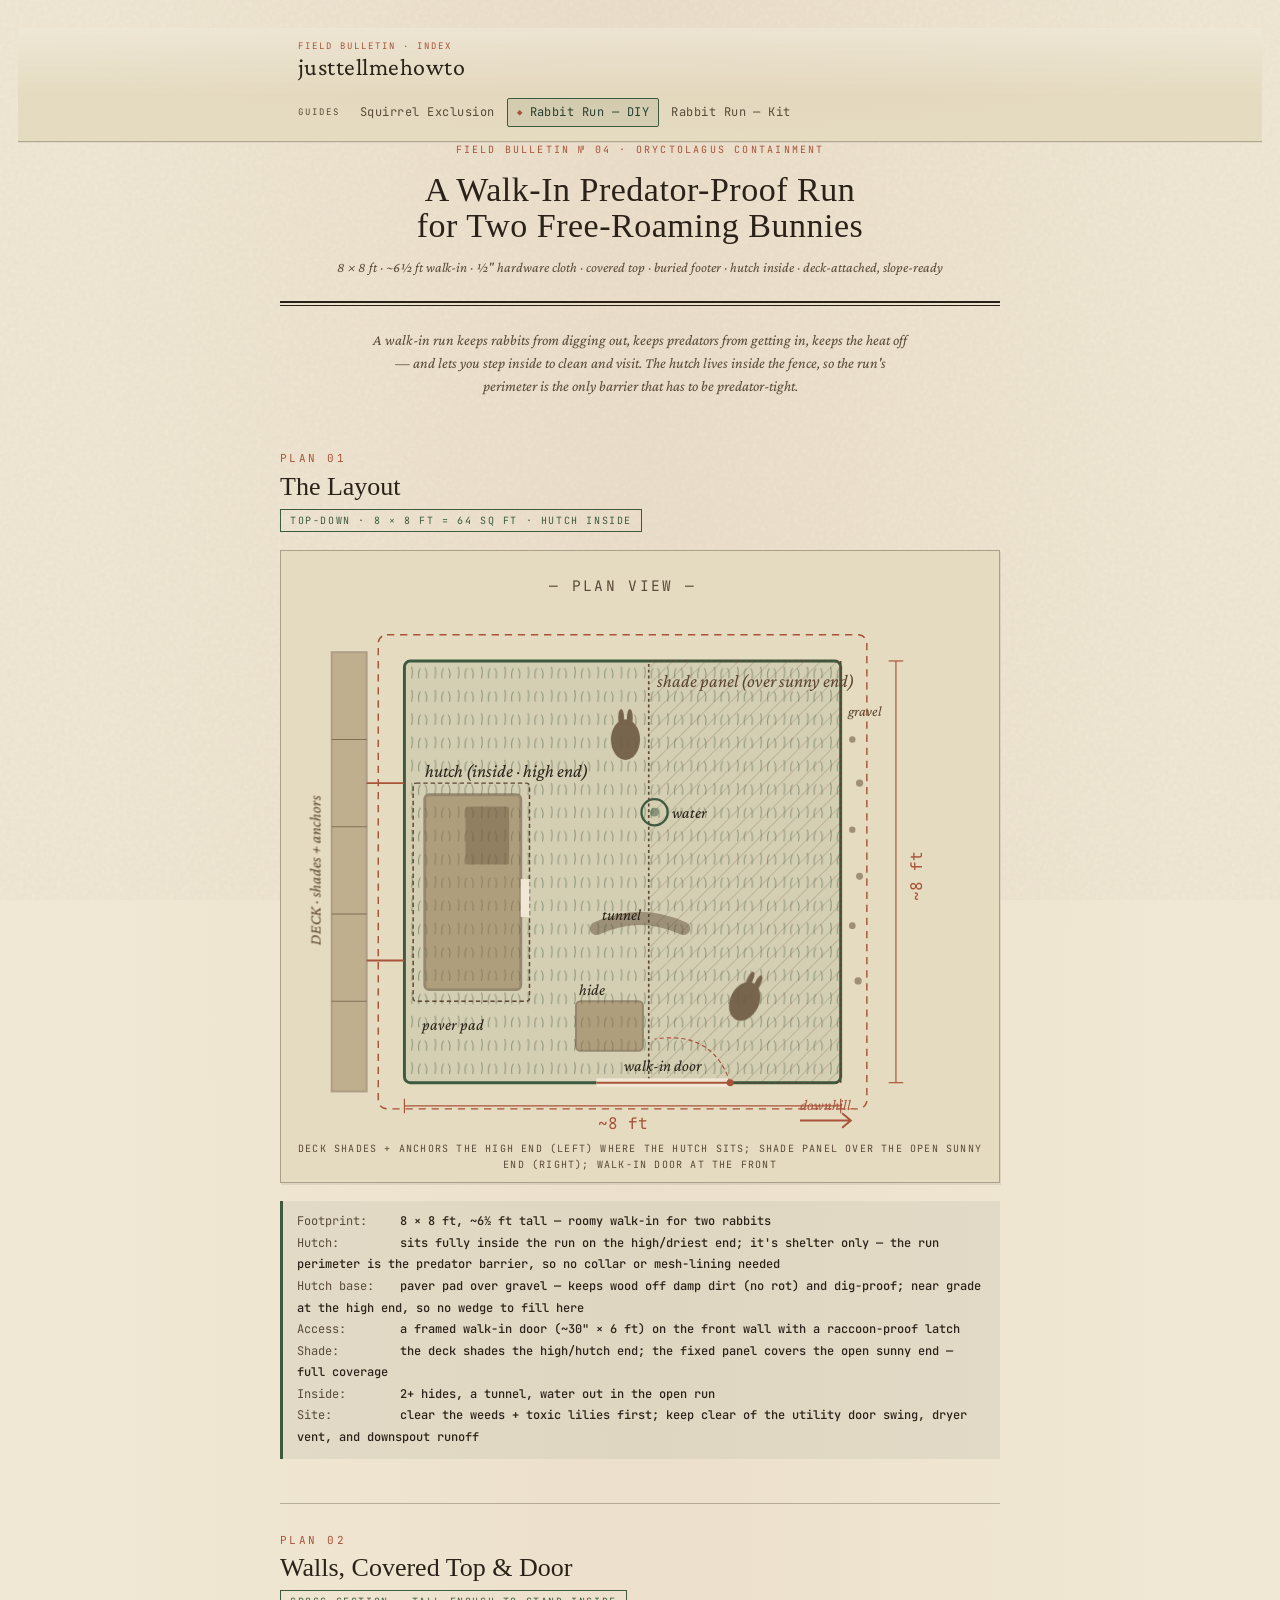
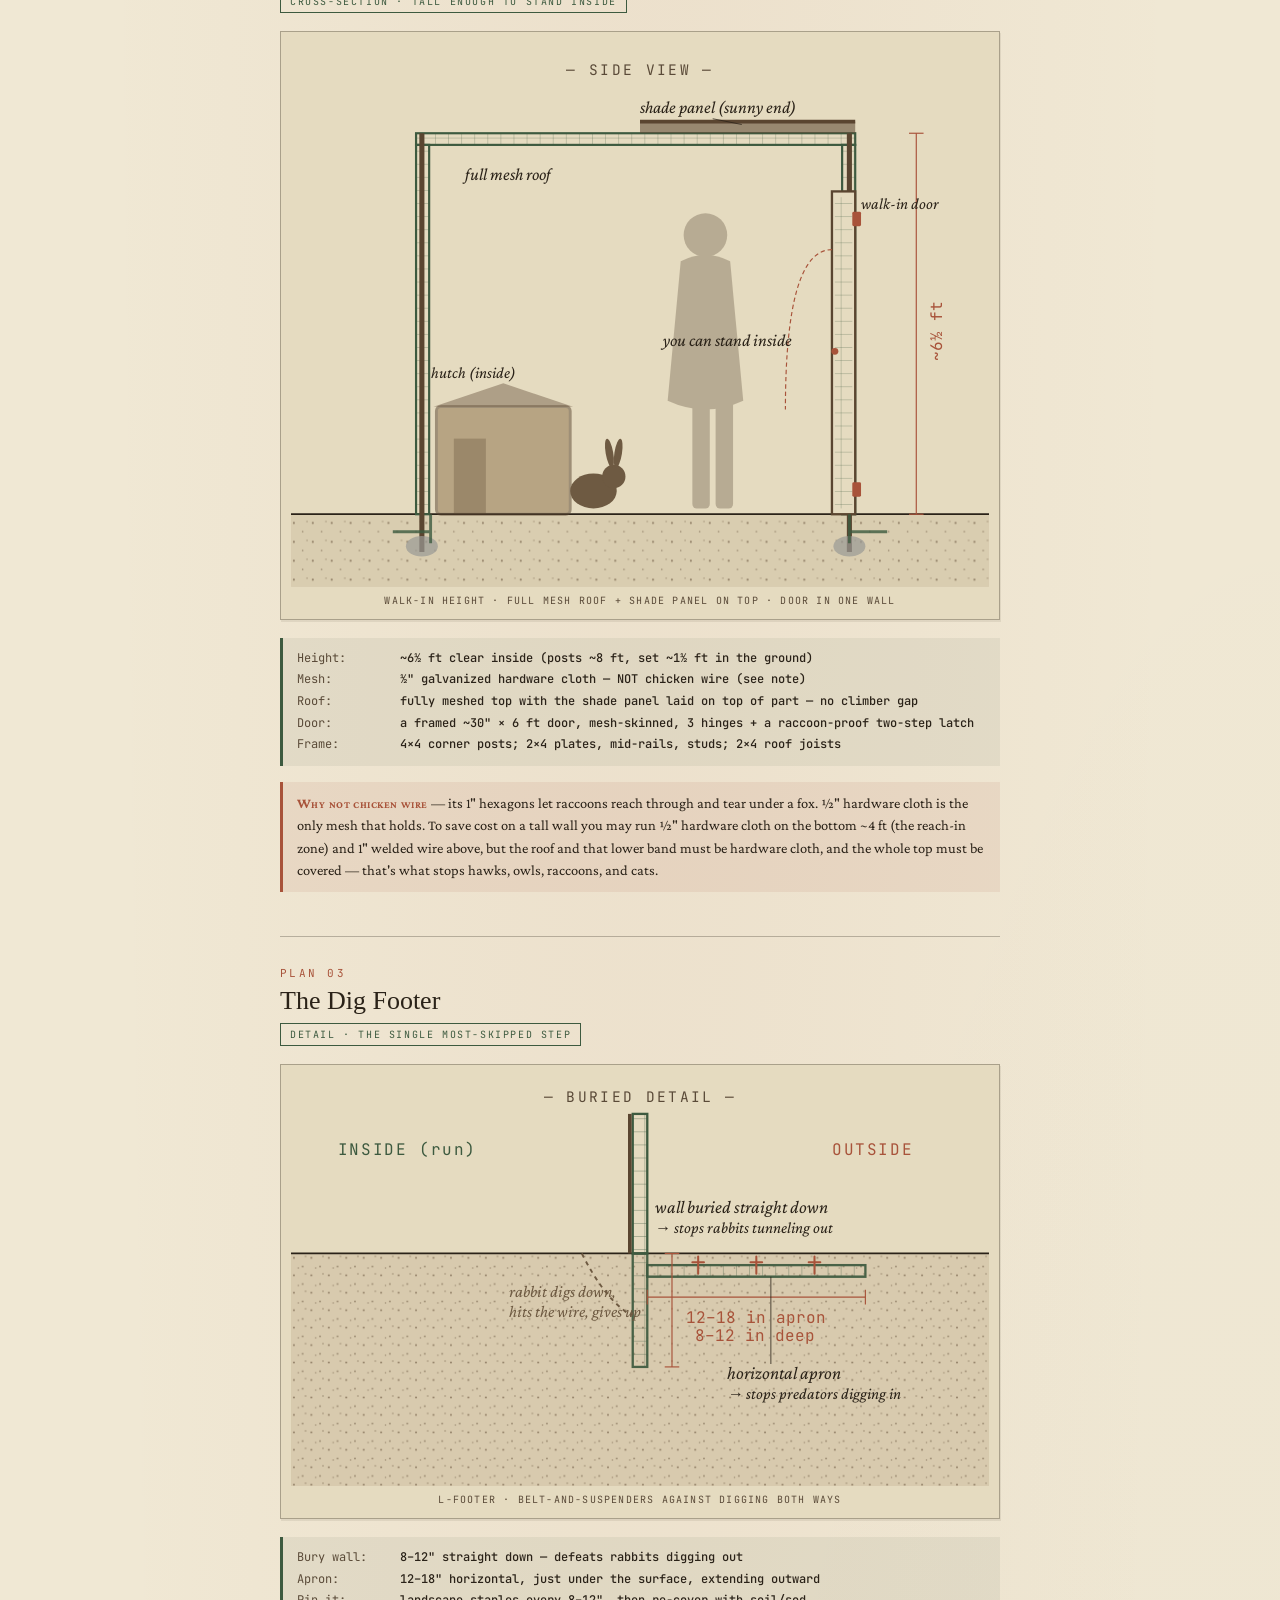
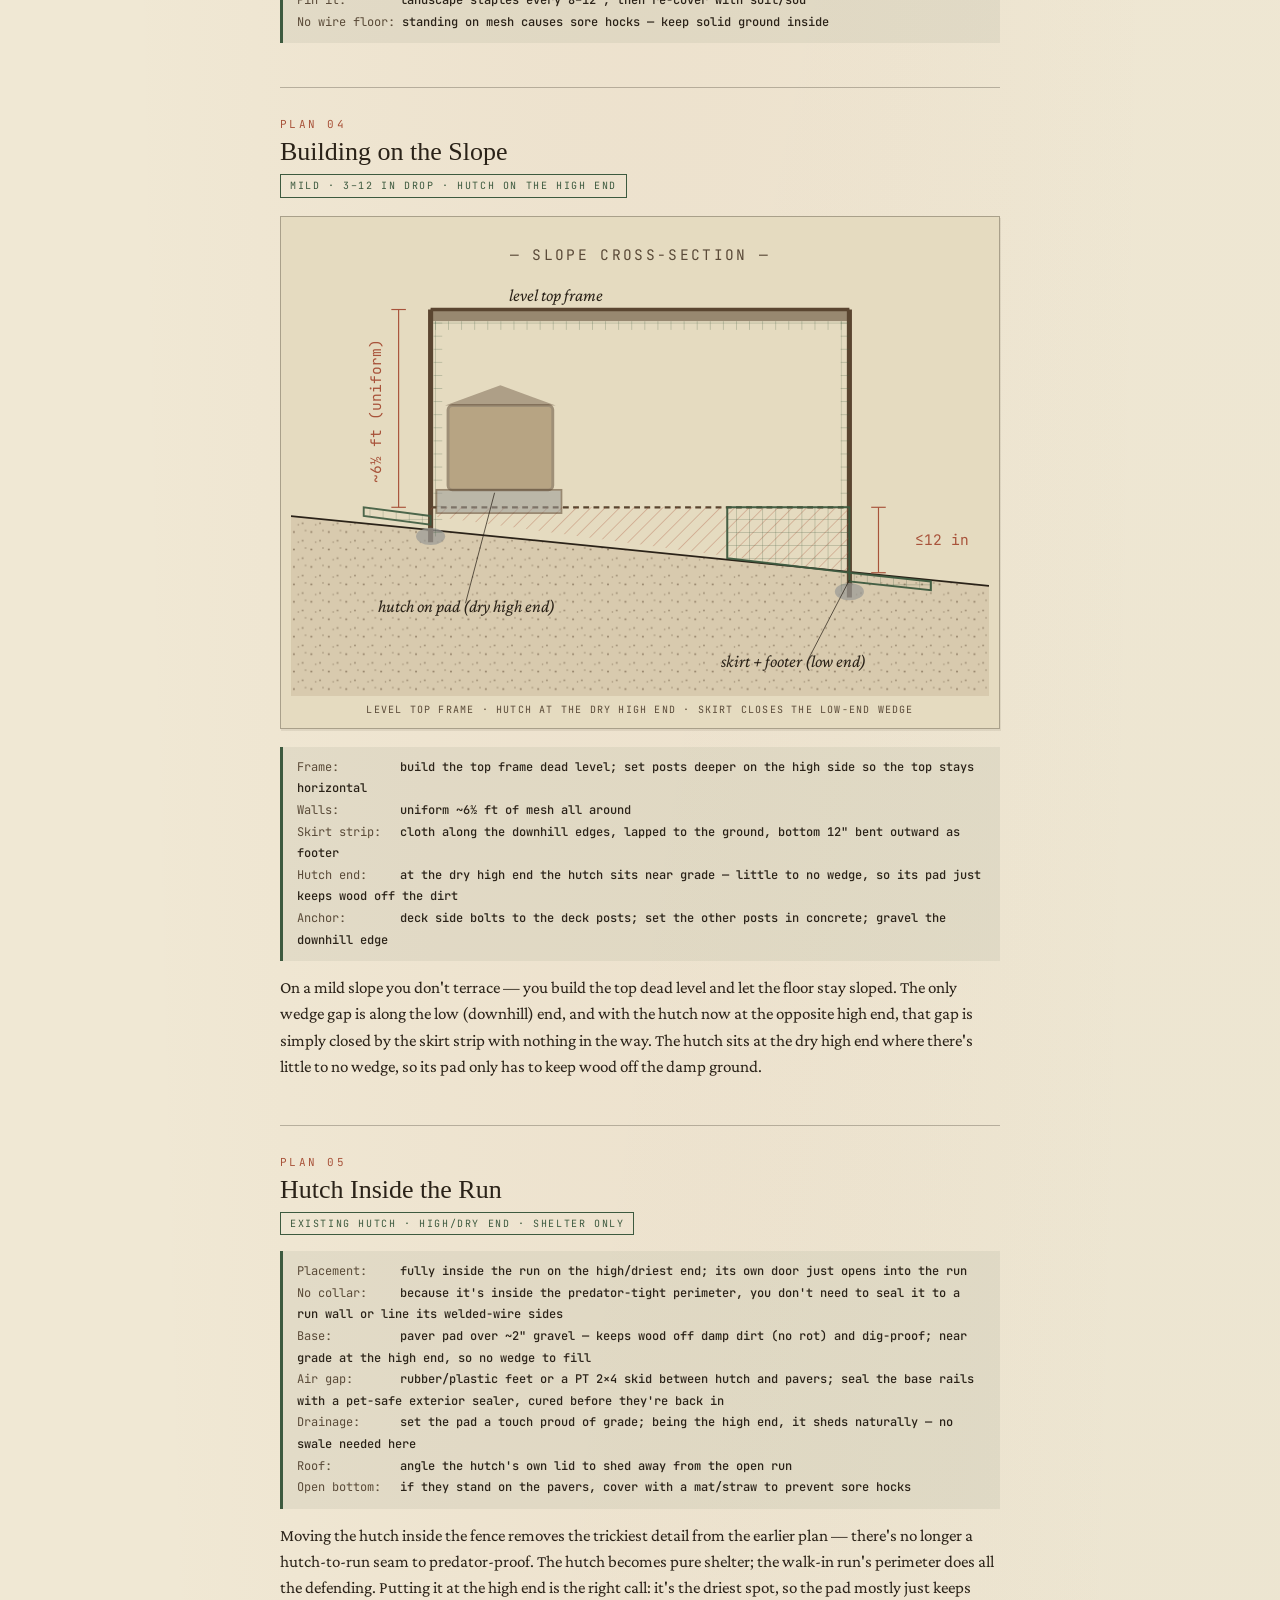
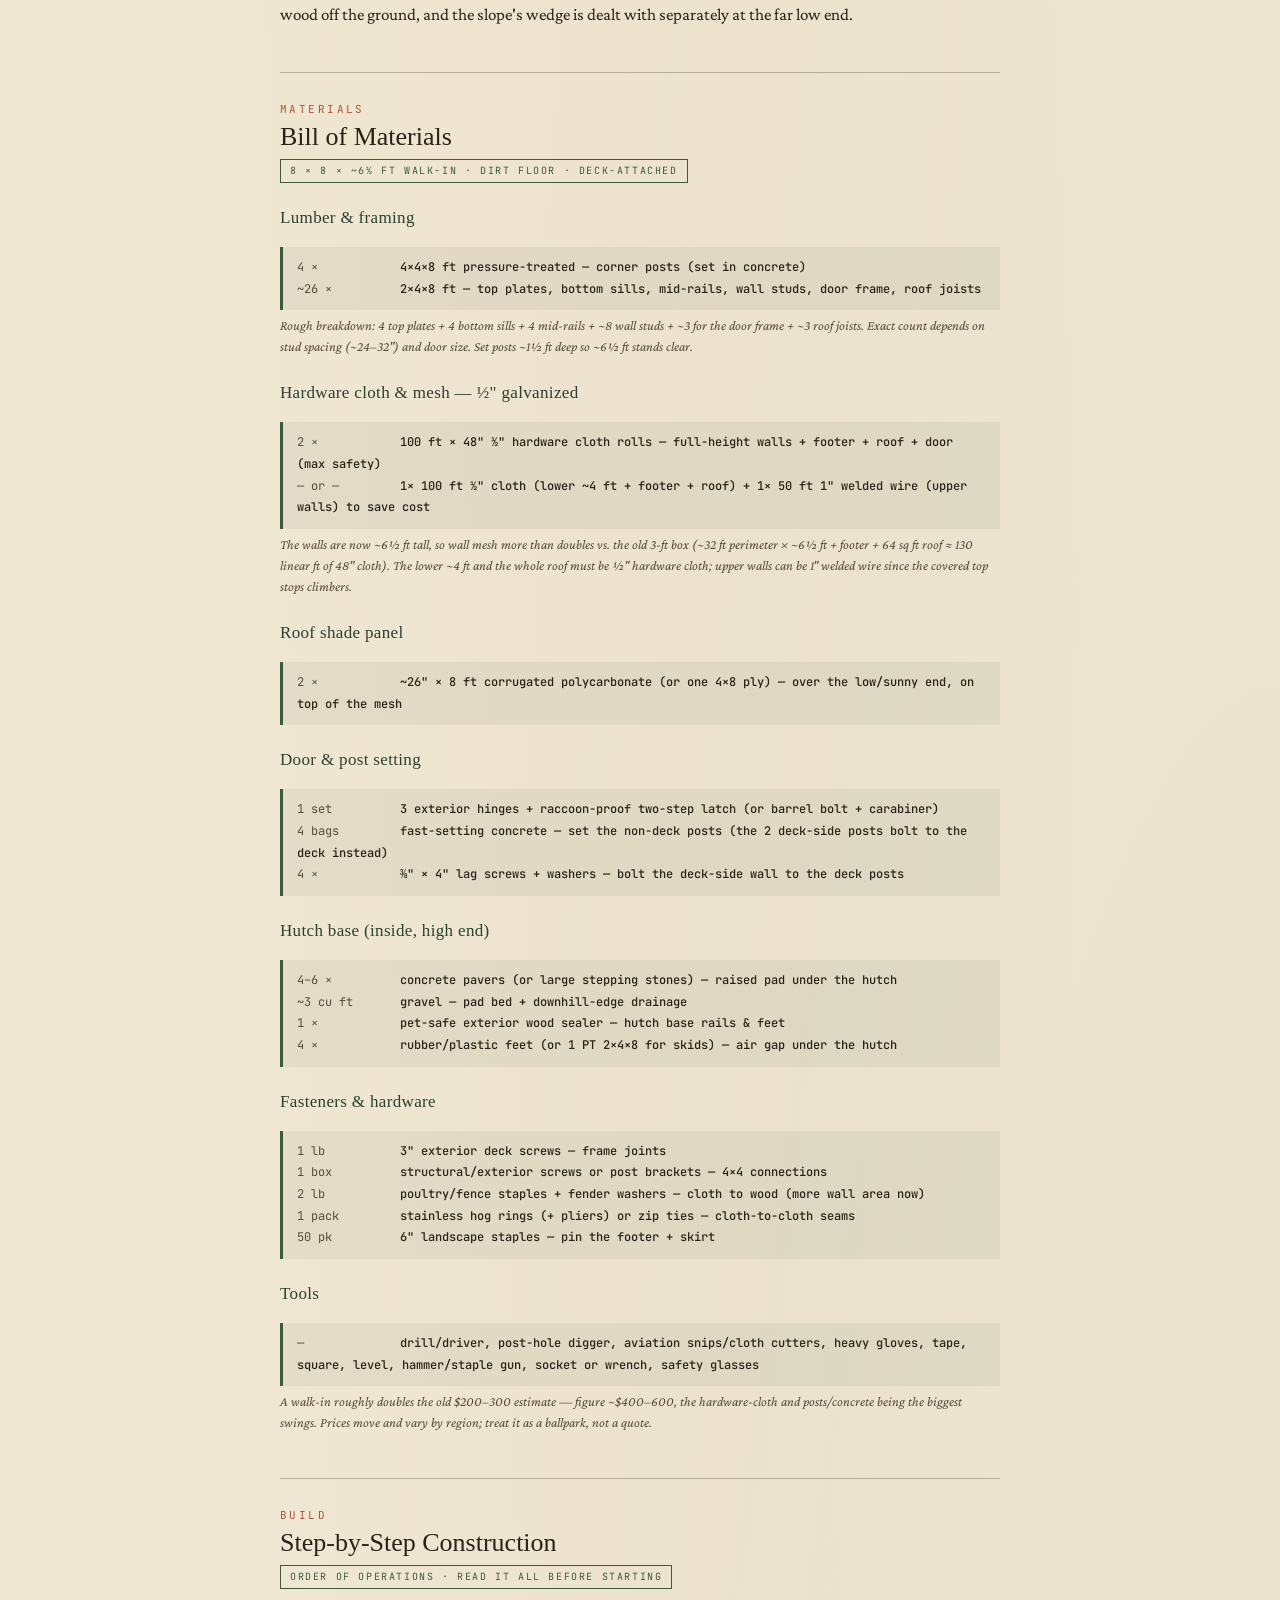
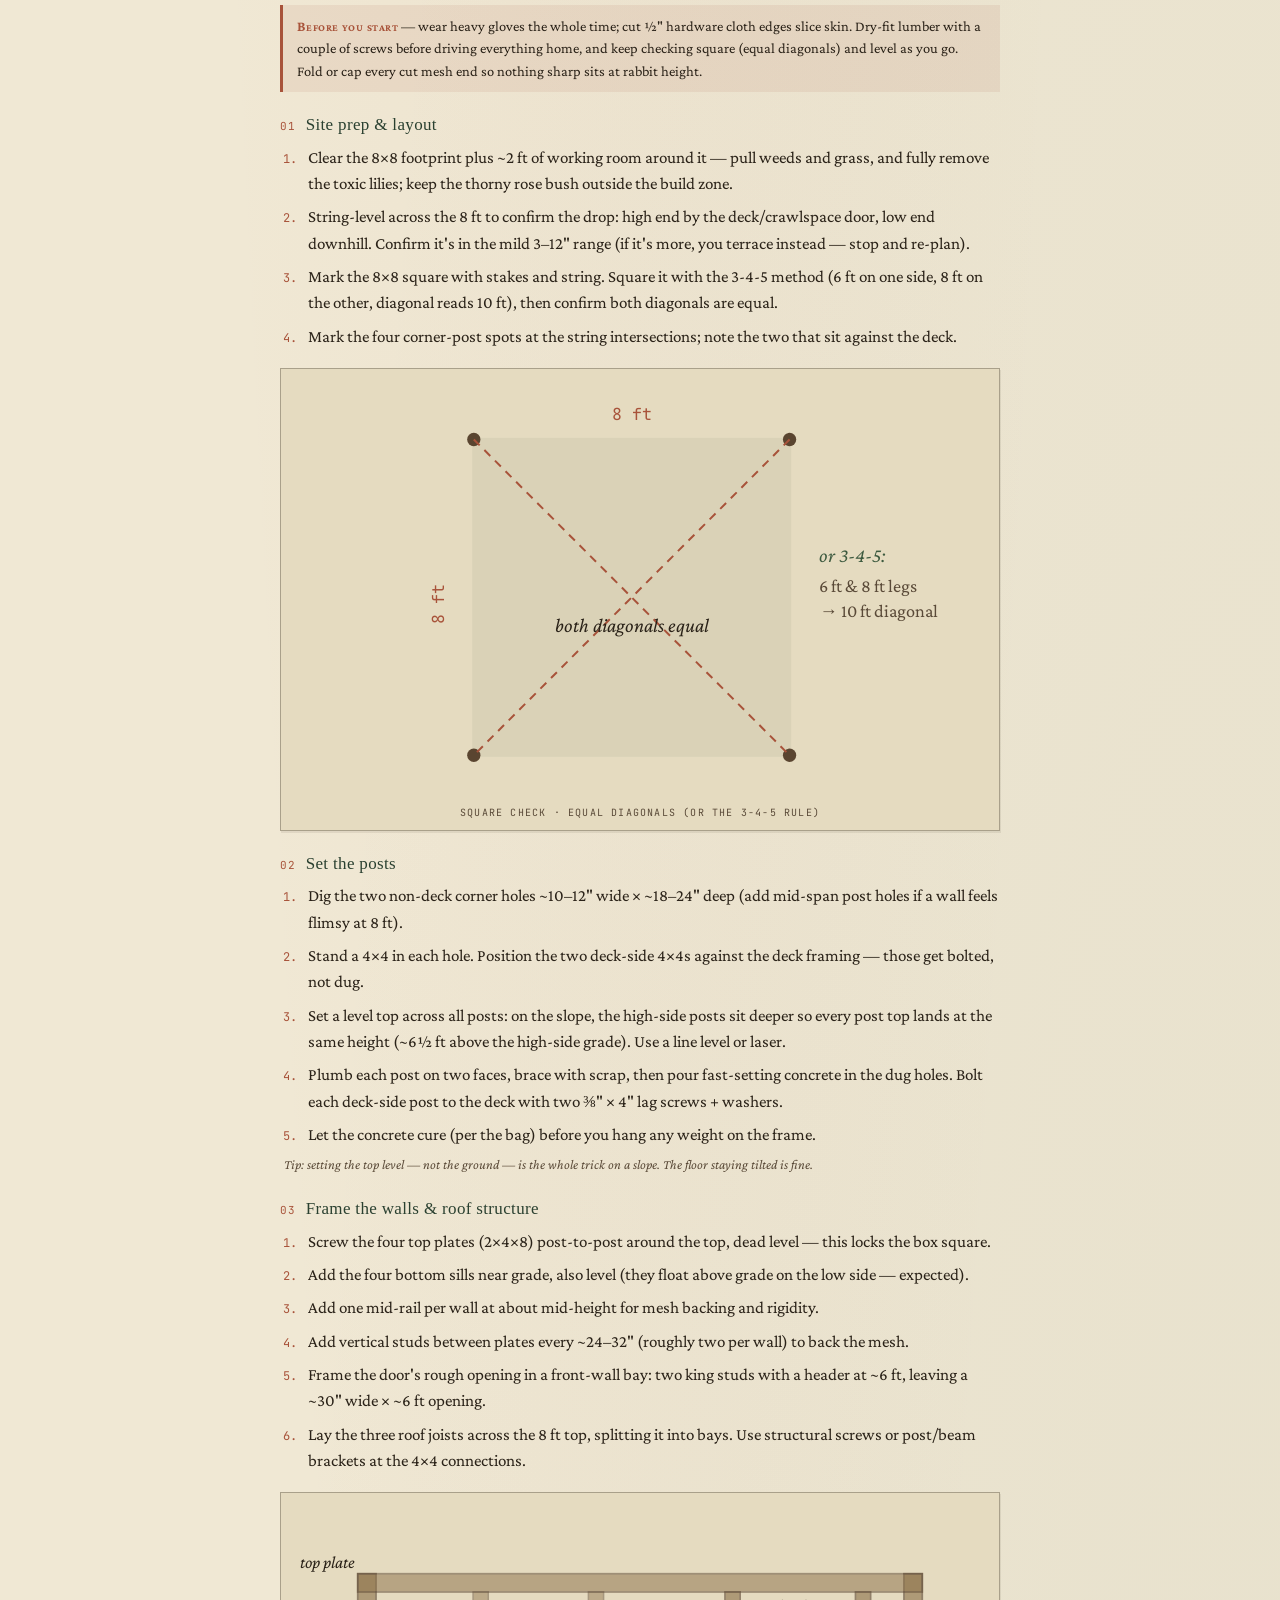
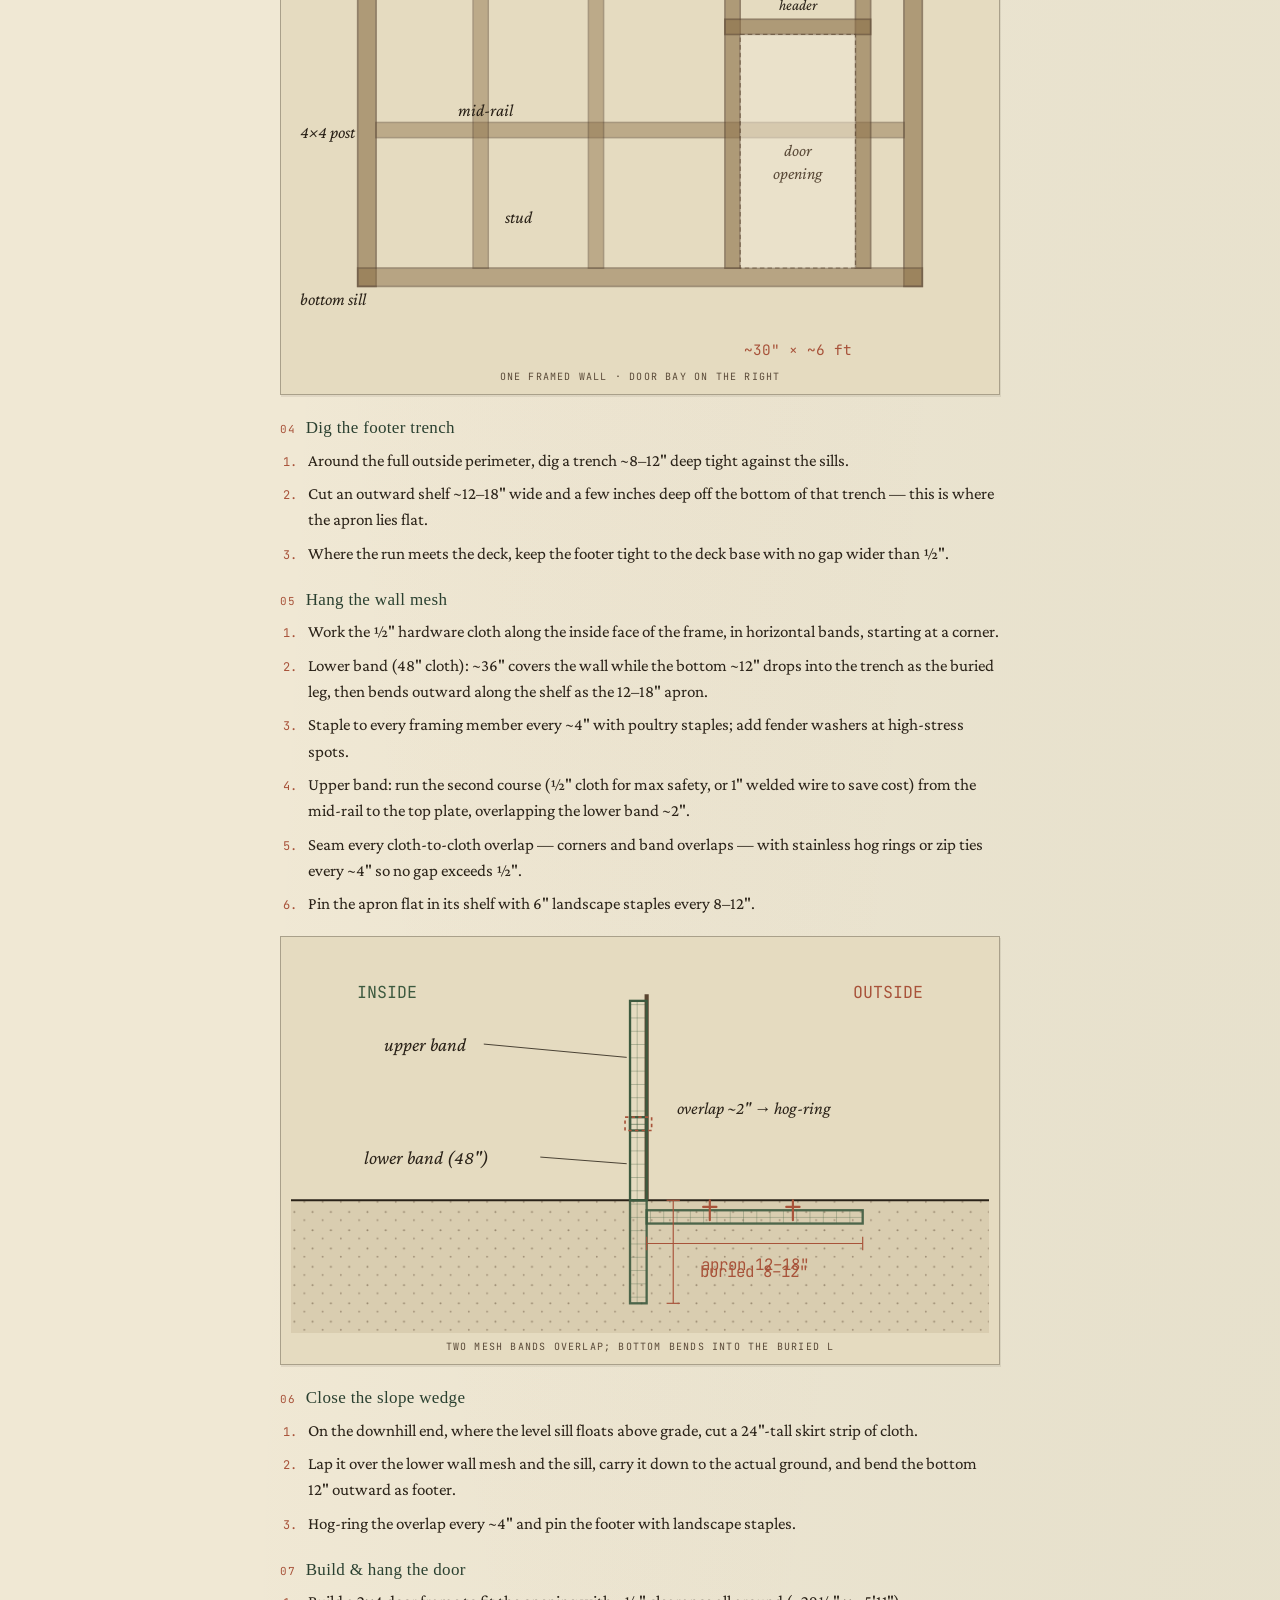
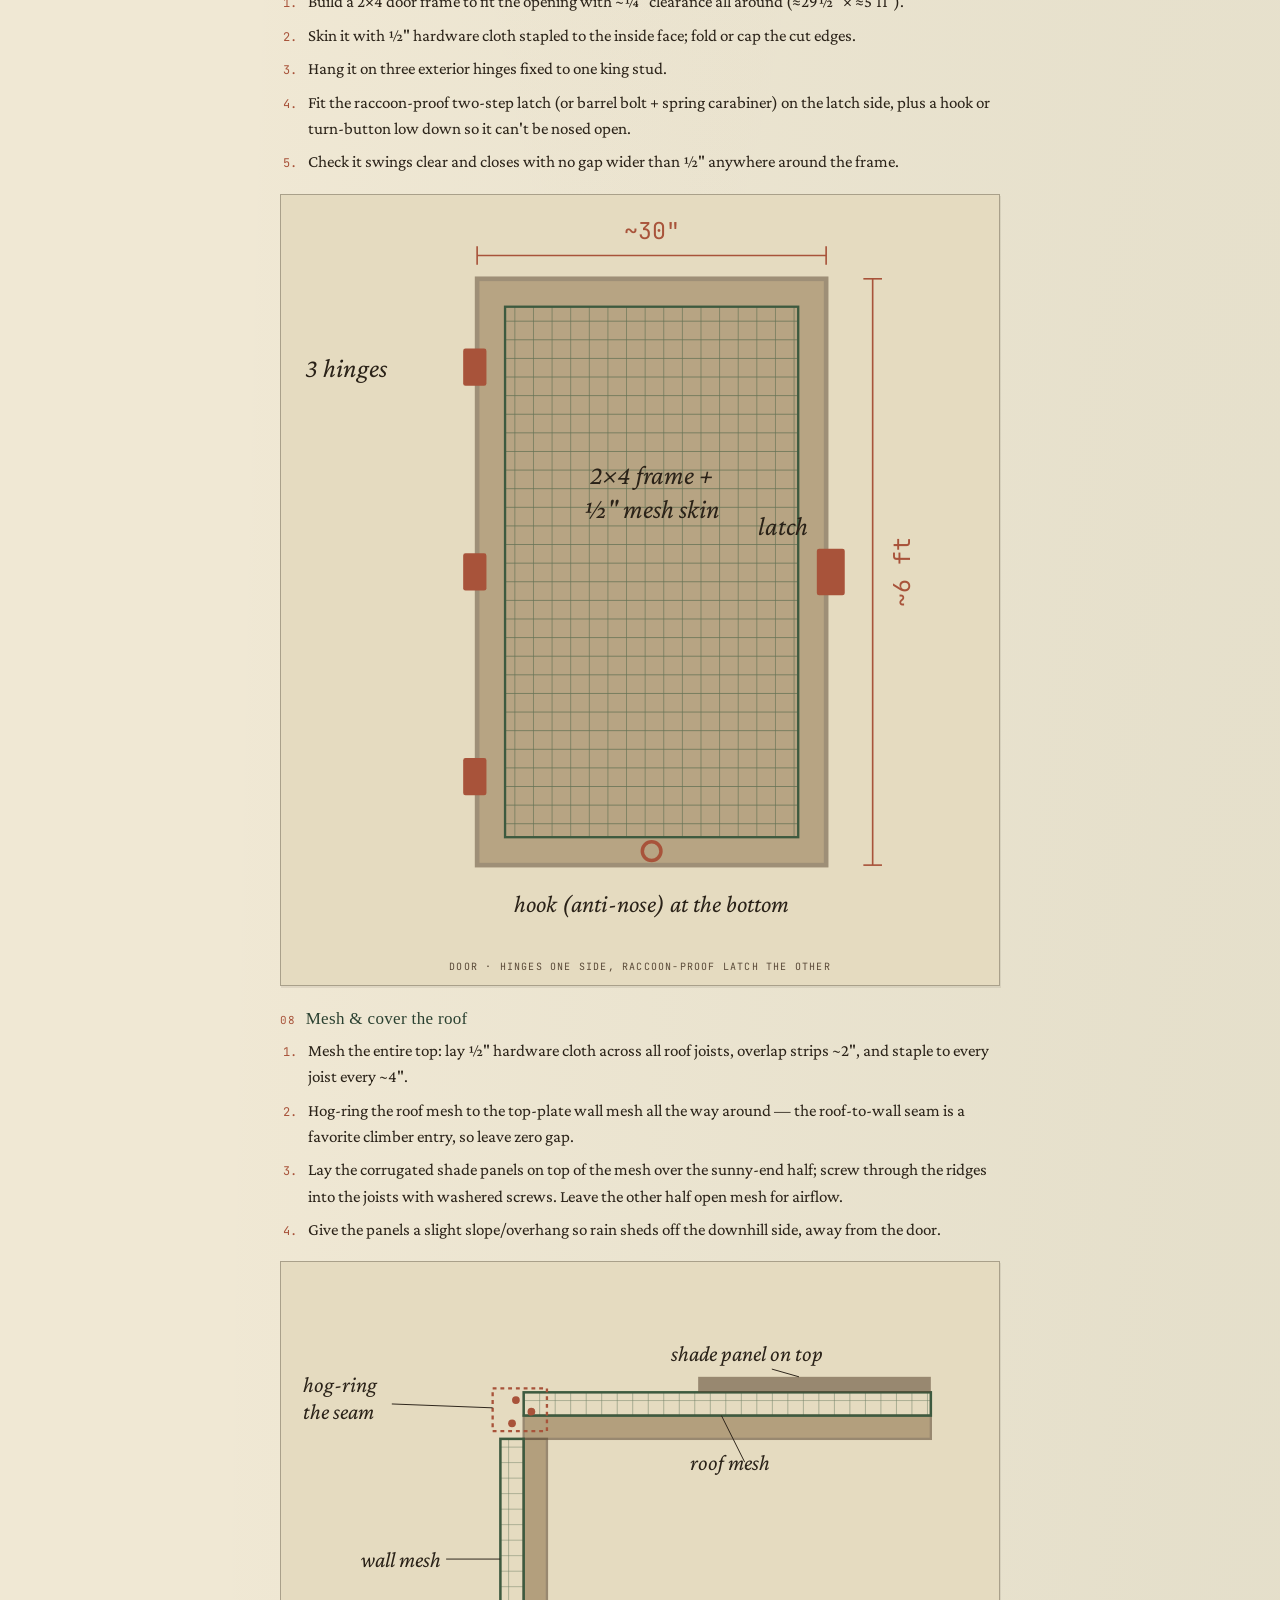
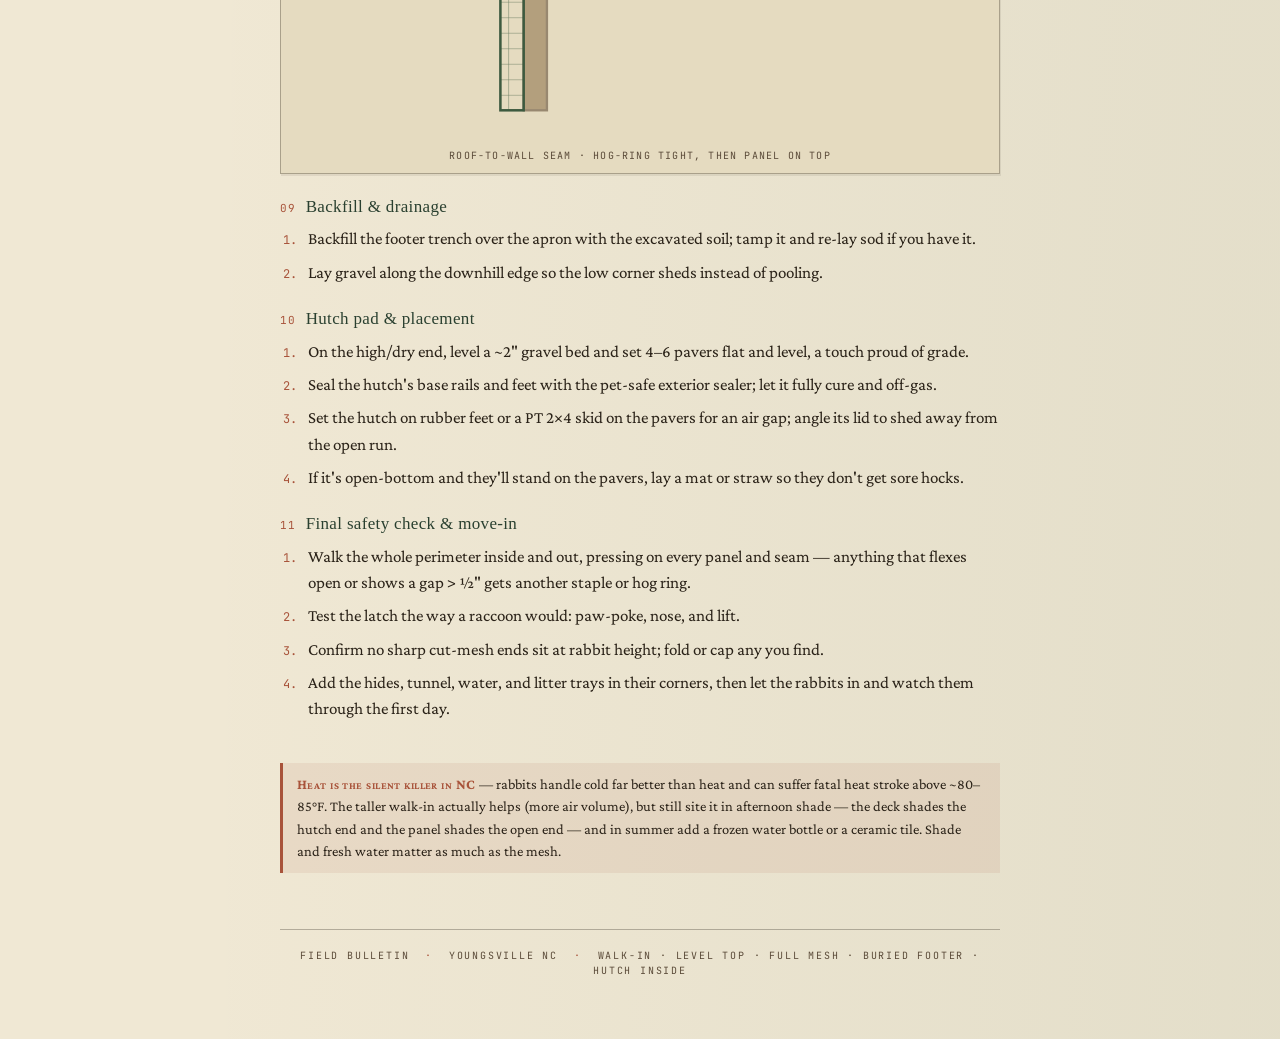
<file: guide/rabbit-run-plan.html>
<!DOCTYPE html>
<html lang="en">
<head>
<meta charset="UTF-8">
<meta name="viewport" content="width=device-width, initial-scale=1.0">
<title>Walk-In Rabbit Run — Layout, Build & Materials</title>
<link rel="preconnect" href="https://fonts.googleapis.com">
<link rel="preconnect" href="https://fonts.gstatic.com" crossorigin>
<link href="https://fonts.googleapis.com/css2?family=IM+Fell+English+SC&family=Crimson+Pro:ital,wght@0,400;0,600;1,400&family=JetBrains+Mono:wght@400;500&display=swap" rel="stylesheet">
<style>
:root{--parchment:#F0E8D4;--parchment-deep:#E5DBC0;--ink:#2A2218;--ink-soft:#5A4A38;--green:#3D5A3F;--green-deep:#2A4030;--rust:#A8533A;--soil:#8B6F47;--soil-deep:#5A4530;--fur:#6E5A42;}
*{box-sizing:border-box;margin:0;padding:0;}
html,body{background:var(--parchment);color:var(--ink);font-family:'Crimson Pro',Georgia,serif;font-size:17px;line-height:1.55;-webkit-font-smoothing:antialiased;}
body{background-image:radial-gradient(ellipse at top,rgba(168,83,58,0.06),transparent 60%),radial-gradient(ellipse at bottom right,rgba(61,90,63,0.07),transparent 60%);min-height:100vh;padding:28px 18px 60px;position:relative;}
body::before{content:'';position:fixed;inset:0;pointer-events:none;background-image:url("data:image/svg+xml,%3Csvg viewBox='0 0 240 240' xmlns='http://www.w3.org/2000/svg'%3E%3Cfilter id='n'%3E%3CfeTurbulence type='fractalNoise' baseFrequency='0.9' numOctaves='2'/%3E%3CfeColorMatrix values='0 0 0 0 0.2 0 0 0 0 0.15 0 0 0 0 0.1 0 0 0 0.09 0'/%3E%3C/filter%3E%3Crect width='100%25' height='100%25' filter='url(%23n)'/%3E%3C/svg%3E");opacity:0.55;z-index:0;}
.wrap{max-width:720px;margin:0 auto;position:relative;z-index:1;}
header{text-align:center;border-bottom:2px solid var(--ink);padding-bottom:22px;margin-bottom:12px;position:relative;}
header::after{content:'';display:block;width:100%;border-bottom:1px solid var(--ink);position:absolute;bottom:-5px;left:0;}
.bulletin{font-family:'JetBrains Mono',monospace;font-size:10px;letter-spacing:0.22em;text-transform:uppercase;color:var(--rust);margin-bottom:14px;}
h1{font-family:'IM Fell English SC',serif;font-size:clamp(26px,6vw,34px);font-weight:400;line-height:1.08;letter-spacing:0.015em;}
.sub{font-style:italic;color:var(--ink-soft);margin-top:12px;font-size:14px;}
.lead{font-style:italic;color:var(--ink-soft);text-align:center;margin:26px auto 10px;max-width:540px;font-size:15px;}
.method{margin-top:44px;padding-top:28px;border-top:1px solid rgba(42,34,24,0.28);}
.method:first-of-type{border-top:none;padding-top:8px;}
.method-head{display:flex;align-items:baseline;gap:14px;flex-wrap:wrap;margin-bottom:4px;}
.method-num{font-family:'JetBrains Mono',monospace;font-size:11px;letter-spacing:0.22em;color:var(--rust);text-transform:uppercase;}
h2{font-family:'IM Fell English SC',serif;font-size:clamp(22px,5vw,26px);font-weight:400;line-height:1.12;}
.use-when{display:inline-block;font-family:'JetBrains Mono',monospace;font-size:10px;letter-spacing:0.16em;text-transform:uppercase;padding:3px 9px;border:1px solid var(--green);color:var(--green);margin-top:8px;}
.diagram{background:var(--parchment-deep);border:1px solid rgba(42,34,24,0.32);padding:14px 10px 10px;margin:18px 0;box-shadow:1px 2px 0 rgba(42,34,24,0.08);}
.diagram svg{display:block;width:100%;height:auto;}
.diagram-caption{font-family:'JetBrains Mono',monospace;font-size:10px;letter-spacing:0.12em;text-transform:uppercase;color:var(--ink-soft);text-align:center;margin-top:6px;}
.specs{margin:16px 0 4px;padding:10px 14px;background:rgba(61,90,63,0.07);border-left:3px solid var(--green);font-family:'JetBrains Mono',monospace;font-size:12px;line-height:1.8;}
.specs span{color:var(--ink-soft);display:inline-block;min-width:96px;}
.specs strong{color:var(--ink);font-weight:500;}
.body-text{margin-top:14px;}
.body-text p{margin-bottom:10px;}
.warn{margin:16px 0 4px;padding:10px 14px;background:rgba(168,83,58,0.09);border-left:3px solid var(--rust);font-size:14.5px;}
.warn b{font-variant:small-caps;letter-spacing:0.03em;color:var(--rust);}
.bom-label{font-family:'IM Fell English SC',serif;font-size:17px;margin:22px 0 2px;letter-spacing:0.02em;color:var(--green-deep);}
.bom-label:first-of-type{margin-top:10px;}
.note{font-style:italic;color:var(--ink-soft);font-size:13.5px;margin-top:6px;}
.phase{margin-top:20px;}
.phase-label{font-family:'IM Fell English SC',serif;font-size:17px;margin:0 0 6px;letter-spacing:0.02em;color:var(--green-deep);}
.phase-label .pn{font-family:'JetBrains Mono',monospace;font-size:11px;color:var(--rust);margin-right:9px;letter-spacing:0.12em;}
.steps{margin:0 0 4px 0;padding-left:24px;}
.steps li{margin-bottom:7px;padding-left:4px;}
.steps li::marker{color:var(--rust);font-family:'JetBrains Mono',monospace;font-size:12px;}
.tip{font-style:italic;color:var(--ink-soft);font-size:13.5px;margin:5px 0 0;padding-left:4px;}
footer{margin-top:56px;padding-top:18px;border-top:1px solid rgba(42,34,24,0.3);text-align:center;font-family:'JetBrains Mono',monospace;font-size:10px;letter-spacing:0.18em;text-transform:uppercase;color:var(--ink-soft);}
footer .mark{display:inline-block;margin:0 8px;color:var(--rust);}
</style>
</head>
<body>
<div class="wrap">

  <header>
    <div class="bulletin">Field Bulletin № 04 · Oryctolagus Containment</div>
    <h1>A Walk-In Predator-Proof Run<br>for Two Free-Roaming Bunnies</h1>
    <div class="sub">8 × 8 ft · ~6½ ft walk-in · ½" hardware cloth · covered top · buried footer · hutch inside · deck-attached, slope-ready</div>
  </header>

  <p class="lead">A walk-in run keeps rabbits from digging out, keeps predators from getting in, keeps the heat off — and lets you step inside to clean and visit. The hutch lives inside the fence, so the run's perimeter is the only barrier that has to be predator-tight.</p>

  <!-- PLAN 01: LAYOUT -->
  <section class="method">
    <div class="method-head"><span class="method-num">Plan 01</span></div>
    <h2>The Layout</h2>
    <span class="use-when">Top-down · 8 × 8 ft = 64 sq ft · hutch inside</span>

    <div class="diagram">
      <svg viewBox="0 0 480 392" xmlns="http://www.w3.org/2000/svg" role="img" aria-label="Top-down plan of an 8 by 8 foot walk-in rabbit run with the hutch inside on the high end, a walk-in door at the front, deck on the high side">
        <defs>
          <pattern id="grass1" x="0" y="0" width="16" height="16" patternUnits="userSpaceOnUse">
            <path d="M3 14 q1 -5 0 -8 M8 14 q-1 -4 1 -7 M13 14 q1 -5 -1 -7" stroke="#3D5A3F" stroke-width="0.7" fill="none" opacity="0.5"/>
          </pattern>
          <pattern id="shadehatch" x="0" y="0" width="8" height="8" patternUnits="userSpaceOnUse" patternTransform="rotate(45)">
            <line x1="0" y1="0" x2="0" y2="8" stroke="#5A4530" stroke-width="1" opacity="0.5"/>
          </pattern>
        </defs>

        <!-- Dig apron -->
        <rect x="60" y="48" width="336" height="326" rx="6" fill="none" stroke="#A8533A" stroke-width="1" stroke-dasharray="5 4"/>

        <!-- Run (grass) -->
        <rect x="78" y="66" width="300" height="290" rx="4" fill="#3D5A3F" opacity="0.10"/>
        <rect x="78" y="66" width="300" height="290" rx="4" fill="url(#grass1)"/>
        <rect x="78" y="66" width="300" height="290" rx="4" fill="none" stroke="#3D5A3F" stroke-width="2"/>

        <!-- Deck (high side) -->
        <rect x="28" y="60" width="24" height="302" fill="#8B6F47" opacity="0.4" stroke="#5A4530" stroke-width="1.4"/>
        <line x1="28" y1="120" x2="52" y2="120" stroke="#5A4530" stroke-width="0.8" opacity="0.6"/>
        <line x1="28" y1="180" x2="52" y2="180" stroke="#5A4530" stroke-width="0.8" opacity="0.6"/>
        <line x1="28" y1="240" x2="52" y2="240" stroke="#5A4530" stroke-width="0.8" opacity="0.6"/>
        <line x1="28" y1="300" x2="52" y2="300" stroke="#5A4530" stroke-width="0.8" opacity="0.6"/>
        <g stroke="#A8533A" stroke-width="1.3"><line x1="52" y1="150" x2="78" y2="150"/><line x1="52" y1="272" x2="78" y2="272"/></g>

        <!-- Shade panel over the open/sunny (right) end; the deck shades the hutch end -->
        <rect x="246" y="66" width="132" height="290" fill="url(#shadehatch)" opacity="0.55"/>
        <rect x="246" y="66" width="132" height="290" fill="none" stroke="#5A4530" stroke-width="1.1" stroke-dasharray="2 2"/>

        <!-- Hutch INSIDE on the HIGH (left) end, shaded by the deck, on a paver pad -->
        <rect x="84" y="150" width="80" height="150" rx="2" fill="none" stroke="#5A4530" stroke-width="1" stroke-dasharray="3 2"/>
        <rect x="92" y="158" width="66" height="134" rx="3" fill="#8B6F47" opacity="0.5" stroke="#5A4530" stroke-width="2"/>
        <rect x="120" y="166" width="30" height="40" rx="2" fill="#5A4530" opacity="0.35"/>
        <!-- hutch's own opening into the run (no collar needed — it's inside) -->
        <rect x="158" y="216" width="6" height="26" fill="#F0E8D4"/>

        <!-- Walk-in door (~30in) on the front (bottom) wall, center -->
        <rect x="210" y="353" width="92" height="6" fill="#F0E8D4"/>
        <line x1="210" y1="356" x2="302" y2="356" stroke="#A8533A" stroke-width="1.4"/>
        <path d="M 302 356 Q 290 320 250 326" fill="none" stroke="#A8533A" stroke-width="0.8" stroke-dasharray="3 2"/>
        <circle cx="302" cy="356" r="2.4" fill="#A8533A"/>

        <!-- Hide + tunnel (open run, center) -->
        <rect x="196" y="300" width="46" height="34" rx="3" fill="#8B6F47" opacity="0.5" stroke="#5A4530" stroke-width="1.4"/>
        <path d="M 210 250 q 30 -14 60 0" fill="none" stroke="#5A4530" stroke-width="9" stroke-linecap="round" opacity="0.45"/>

        <!-- Water -->
        <circle cx="250" cy="170" r="9" fill="none" stroke="#3D5A3F" stroke-width="1.6"/>
        <circle cx="250" cy="170" r="3" fill="#3D5A3F" opacity="0.5"/>

        <!-- Rabbits (open run) -->
        <g fill="#6E5A42" opacity="0.9">
          <g transform="translate(230,120)">
            <ellipse cx="0" cy="0" rx="10" ry="14"/><ellipse cx="-3" cy="-15" rx="2" ry="6"/><ellipse cx="3" cy="-15" rx="2" ry="6"/>
          </g>
          <g transform="translate(312,300) rotate(25)">
            <ellipse cx="0" cy="0" rx="10" ry="14"/><ellipse cx="-3" cy="-15" rx="2" ry="6"/><ellipse cx="3" cy="-15" rx="2" ry="6"/>
          </g>
        </g>

        <!-- Width dim -->
        <g stroke="#A8533A" stroke-width="0.8" fill="none">
          <line x1="78" y1="372" x2="378" y2="372"/><line x1="78" y1="367" x2="78" y2="377"/><line x1="378" y1="367" x2="378" y2="377"/>
        </g>
        <text x="228" y="388" text-anchor="middle" font-family="JetBrains Mono, monospace" font-size="11" fill="#A8533A">~8 ft</text>
        <!-- Height dim -->
        <g stroke="#A8533A" stroke-width="0.8" fill="none">
          <line x1="416" y1="66" x2="416" y2="356"/><line x1="411" y1="66" x2="421" y2="66"/><line x1="411" y1="356" x2="421" y2="356"/>
        </g>
        <text x="434" y="214" text-anchor="middle" font-family="JetBrains Mono, monospace" font-size="11" fill="#A8533A" transform="rotate(-90 434 214)">~8 ft</text>

        <!-- Gravel on low edge -->
        <g fill="#5A4530" opacity="0.5">
          <circle cx="386" cy="120" r="2.2"/><circle cx="391" cy="150" r="2.5"/><circle cx="386" cy="182" r="2.2"/>
          <circle cx="391" cy="214" r="2.4"/><circle cx="386" cy="248" r="2.3"/><circle cx="390" cy="286" r="2.5"/>
        </g>
        <path d="M 350 382 l 34 0 M 379 377 l 6 5 l -6 5" fill="none" stroke="#A8533A" stroke-width="1.3"/>

        <!-- Labels -->
        <g font-family="Crimson Pro, serif" font-size="12.5" font-style="italic" fill="#2A2218">
          <text x="92" y="146">hutch (inside · high end)</text>
          <text x="90" y="320" font-size="11">paver pad</text>
          <text x="252" y="84" fill="#5A4530">shade panel (over sunny end)</text>
          <text x="256" y="348" text-anchor="middle" font-size="11">walk-in door</text>
          <text x="198" y="296" font-size="11">hide</text>
          <text x="214" y="244" font-size="11">tunnel</text>
          <text x="262" y="174" font-size="11">water</text>
          <text x="20" y="210" text-anchor="middle" transform="rotate(-90 20 210)" font-size="11" fill="#5A4530">DECK · shades + anchors</text>
          <text x="383" y="104" font-size="10" fill="#5A4530">gravel</text>
          <text x="350" y="375" font-size="10.5" fill="#A8533A">downhill</text>
        </g>

        <text x="228" y="18" text-anchor="middle" font-family="JetBrains Mono, monospace" font-size="10" letter-spacing="0.16em" fill="#5A4A38">— PLAN VIEW —</text>
      </svg>
      <div class="diagram-caption">deck shades + anchors the high end (left) where the hutch sits; shade panel over the open sunny end (right); walk-in door at the front</div>
    </div>

    <div class="specs">
      <div><span>Footprint:</span> <strong>8 × 8 ft, ~6½ ft tall — roomy walk-in for two rabbits</strong></div>
      <div><span>Hutch:</span> <strong>sits fully inside the run on the high/driest end; it's shelter only — the run perimeter is the predator barrier, so no collar or mesh-lining needed</strong></div>
      <div><span>Hutch base:</span> <strong>paver pad over gravel — keeps wood off damp dirt (no rot) and dig-proof; near grade at the high end, so no wedge to fill here</strong></div>
      <div><span>Access:</span> <strong>a framed walk-in door (~30" × 6 ft) on the front wall with a raccoon-proof latch</strong></div>
      <div><span>Shade:</span> <strong>the deck shades the high/hutch end; the fixed panel covers the open sunny end — full coverage</strong></div>
      <div><span>Inside:</span> <strong>2+ hides, a tunnel, water out in the open run</strong></div>
      <div><span>Site:</span> <strong>clear the weeds + toxic lilies first; keep clear of the utility door swing, dryer vent, and downspout runoff</strong></div>
    </div>
  </section>

  <!-- PLAN 02: WALLS, ROOF & DOOR -->
  <section class="method">
    <div class="method-head"><span class="method-num">Plan 02</span></div>
    <h2>Walls, Covered Top &amp; Door</h2>
    <span class="use-when">Cross-section · tall enough to stand inside</span>

    <div class="diagram">
      <svg viewBox="0 0 480 372" xmlns="http://www.w3.org/2000/svg" role="img" aria-label="Cross-section of a walk-in run about six and a half feet tall, full mesh roof with a shade panel on top, a walk-in door, the hutch inside, and a person shown for scale">
        <defs>
          <pattern id="mesh2" x="0" y="0" width="9" height="9" patternUnits="userSpaceOnUse">
            <path d="M 9 0 L 0 0 0 9" stroke="#3D5A3F" stroke-width="0.55" fill="none" opacity="0.6"/>
          </pattern>
          <pattern id="soil2" x="0" y="0" width="13" height="13" patternUnits="userSpaceOnUse">
            <circle cx="2" cy="3" r="0.7" fill="#5A4530" opacity="0.55"/><circle cx="8" cy="9" r="0.55" fill="#5A4530" opacity="0.45"/><circle cx="11" cy="2" r="0.45" fill="#5A4530" opacity="0.55"/>
          </pattern>
        </defs>

        <!-- Ground -->
        <rect x="0" y="322" width="480" height="50" fill="#8B6F47" opacity="0.13"/>
        <rect x="0" y="322" width="480" height="50" fill="url(#soil2)"/>
        <line x1="0" y1="322" x2="480" y2="322" stroke="#2A2218" stroke-width="1.2"/>

        <!-- Full mesh roof -->
        <rect x="86" y="60" width="302" height="8" fill="url(#mesh2)" stroke="#3D5A3F" stroke-width="1.5"/>
        <!-- Shade panel on top of the sunny-end portion -->
        <rect x="240" y="52" width="148" height="8" fill="#5A4530" opacity="0.55"/>
        <line x1="240" y1="52" x2="388" y2="52" stroke="#5A4530" stroke-width="2.5"/>

        <!-- Walls (mesh) -->
        <rect x="86" y="68" width="9" height="254" fill="url(#mesh2)" stroke="#3D5A3F" stroke-width="1.5"/>
        <rect x="379" y="68" width="9" height="254" fill="url(#mesh2)" stroke="#3D5A3F" stroke-width="1.5"/>
        <!-- Posts + concrete footings -->
        <line x1="90" y1="60" x2="90" y2="348" stroke="#5A4530" stroke-width="3.5"/>
        <line x1="384" y1="60" x2="384" y2="348" stroke="#5A4530" stroke-width="3.5"/>
        <ellipse cx="90" cy="344" rx="11" ry="7" fill="#9a9a96" opacity="0.7"/>
        <ellipse cx="384" cy="344" rx="11" ry="7" fill="#9a9a96" opacity="0.7"/>

        <!-- Walk-in door (~30in x ~6ft) in the end wall -->
        <rect x="372" y="100" width="16" height="222" fill="#E5DBC0" stroke="#5A4530" stroke-width="1.6"/>
        <rect x="374" y="104" width="12" height="214" fill="url(#mesh2)"/>
        <g fill="#A8533A"><rect x="386" y="114" width="6" height="10" rx="1"/><rect x="386" y="300" width="6" height="10" rx="1"/></g>
        <circle cx="374" cy="210" r="2.4" fill="#A8533A"/>
        <path d="M 372 140 Q 340 140 340 250" fill="none" stroke="#A8533A" stroke-width="0.8" stroke-dasharray="3 2"/>

        <!-- Person for scale -->
        <g fill="#5A4A38" opacity="0.32">
          <circle cx="285" cy="130" r="15"/>
          <path d="M268 148 q17 -9 34 0 l 9 96 q-26 12 -52 0 z"/>
          <rect x="276" y="244" width="12" height="74" rx="3"/>
          <rect x="292" y="244" width="12" height="74" rx="3"/>
        </g>

        <!-- Hutch INSIDE at the base, high/deck end (left) -->
        <rect x="100" y="248" width="92" height="74" rx="3" fill="#8B6F47" opacity="0.5" stroke="#5A4530" stroke-width="2"/>
        <path d="M 98 248 L 146 232 L 194 248 Z" fill="#5A4530" opacity="0.4"/>
        <rect x="112" y="270" width="22" height="52" fill="#5A4530" opacity="0.3"/>

        <!-- Rabbit by the hutch -->
        <g fill="#6E5A42">
          <ellipse cx="208" cy="306" rx="16" ry="12"/><circle cx="222" cy="296" r="8"/>
          <ellipse cx="219" cy="280" rx="2.6" ry="10" transform="rotate(-10 219 280)"/><ellipse cx="225" cy="280" rx="2.6" ry="10" transform="rotate(9 225 280)"/>
        </g>

        <!-- Footer stubs -->
        <path d="M 96 322 L 96 342 M 96 334 L 70 334" stroke="#3D5A3F" stroke-width="2" fill="none" opacity="0.8"/>
        <path d="M 384 322 L 384 342 M 384 334 L 410 334" stroke="#3D5A3F" stroke-width="2" fill="none" opacity="0.8"/>

        <!-- Height dim -->
        <g stroke="#A8533A" stroke-width="0.8" fill="none">
          <line x1="430" y1="60" x2="430" y2="322"/><line x1="425" y1="60" x2="435" y2="60"/><line x1="425" y1="322" x2="435" y2="322"/>
        </g>
        <text x="448" y="196" text-anchor="middle" font-family="JetBrains Mono, monospace" font-size="11" fill="#A8533A" transform="rotate(-90 448 196)">~6½ ft</text>

        <!-- Labels -->
        <g font-family="Crimson Pro, serif" font-size="12" font-style="italic" fill="#2A2218">
          <text x="240" y="46">shade panel (sunny end)</text>
          <line x1="290" y1="50" x2="310" y2="54" stroke="#2A2218" stroke-width="0.5" fill="none"/>
          <text x="120" y="92">full mesh roof</text>
          <text x="300" y="206" text-anchor="middle">you can stand inside</text>
          <text x="96" y="228" font-size="11">hutch (inside)</text>
          <text x="392" y="112" font-size="11">walk-in door</text>
        </g>

        <text x="240" y="20" text-anchor="middle" font-family="JetBrains Mono, monospace" font-size="10" letter-spacing="0.16em" fill="#5A4A38">— SIDE VIEW —</text>
      </svg>
      <div class="diagram-caption">walk-in height · full mesh roof + shade panel on top · door in one wall</div>
    </div>

    <div class="specs">
      <div><span>Height:</span> <strong>~6½ ft clear inside (posts ~8 ft, set ~1½ ft in the ground)</strong></div>
      <div><span>Mesh:</span> <strong>½" galvanized hardware cloth — NOT chicken wire (see note)</strong></div>
      <div><span>Roof:</span> <strong>fully meshed top with the shade panel laid on top of part — no climber gap</strong></div>
      <div><span>Door:</span> <strong>a framed ~30" × 6 ft door, mesh-skinned, 3 hinges + a raccoon-proof two-step latch</strong></div>
      <div><span>Frame:</span> <strong>4×4 corner posts; 2×4 plates, mid-rails, studs; 2×4 roof joists</strong></div>
    </div>

    <div class="warn">
      <b>Why not chicken wire</b> — its 1" hexagons let raccoons reach through and tear under a fox. ½" hardware cloth is the only mesh that holds. To save cost on a tall wall you may run ½" hardware cloth on the bottom ~4 ft (the reach-in zone) and 1" welded wire above, but the roof and that lower band must be hardware cloth, and the whole top must be covered — that's what stops hawks, owls, raccoons, and cats.
    </div>
  </section>

  <!-- PLAN 03: DIG FOOTER -->
  <section class="method">
    <div class="method-head"><span class="method-num">Plan 03</span></div>
    <h2>The Dig Footer</h2>
    <span class="use-when">Detail · the single most-skipped step</span>

    <div class="diagram">
      <svg viewBox="0 0 480 280" xmlns="http://www.w3.org/2000/svg" role="img" aria-label="Zoomed cross-section showing buried vertical wire and an outward horizontal apron">
        <defs>
          <pattern id="mesh3" x="0" y="0" width="9" height="9" patternUnits="userSpaceOnUse"><path d="M 9 0 L 0 0 0 9" stroke="#3D5A3F" stroke-width="0.6" fill="none" opacity="0.75"/></pattern>
          <pattern id="soil3" x="0" y="0" width="12" height="12" patternUnits="userSpaceOnUse"><circle cx="2" cy="3" r="0.7" fill="#5A4530" opacity="0.55"/><circle cx="8" cy="9" r="0.6" fill="#5A4530" opacity="0.5"/><circle cx="10" cy="2" r="0.5" fill="#5A4530" opacity="0.55"/><circle cx="5" cy="10" r="0.55" fill="#5A4530" opacity="0.45"/></pattern>
        </defs>
        <rect x="0" y="120" width="480" height="160" fill="#8B6F47" opacity="0.15"/>
        <rect x="0" y="120" width="480" height="160" fill="url(#soil3)"/>
        <line x1="0" y1="120" x2="480" y2="120" stroke="#2A2218" stroke-width="1.2"/>
        <text x="80" y="52" text-anchor="middle" font-family="JetBrains Mono, monospace" font-size="11" letter-spacing="0.1em" fill="#3D5A3F">INSIDE (run)</text>
        <text x="400" y="52" text-anchor="middle" font-family="JetBrains Mono, monospace" font-size="11" letter-spacing="0.1em" fill="#A8533A">OUTSIDE</text>
        <rect x="235" y="24" width="10" height="96" fill="url(#mesh3)" stroke="#3D5A3F" stroke-width="1.6"/>
        <line x1="233" y1="24" x2="233" y2="120" stroke="#5A4530" stroke-width="2.5"/>
        <rect x="235" y="120" width="10" height="78" fill="url(#mesh3)" stroke="#3D5A3F" stroke-width="1.6" opacity="0.92"/>
        <rect x="245" y="128" width="150" height="8" fill="url(#mesh3)" stroke="#3D5A3F" stroke-width="1.6" opacity="0.92"/>
        <g stroke="#A8533A" stroke-width="1.4" fill="none" stroke-linecap="round">
          <path d="M 280 122 L 280 134 M 276 126 L 284 126"/><path d="M 320 122 L 320 134 M 316 126 L 324 126"/><path d="M 360 122 L 360 134 M 356 126 L 364 126"/>
        </g>
        <path d="M 200 120 q 14 28 30 40 q 6 5 5 -2" fill="none" stroke="#6E5A42" stroke-width="1.3" stroke-dasharray="3 3"/>
        <text x="150" y="150" font-family="Crimson Pro, serif" font-size="11.5" font-style="italic" fill="#6E5A42">rabbit digs down,</text>
        <text x="150" y="164" font-family="Crimson Pro, serif" font-size="11.5" font-style="italic" fill="#6E5A42">hits the wire, gives up</text>
        <g stroke="#A8533A" stroke-width="0.8" fill="none"><line x1="262" y1="120" x2="262" y2="198"/><line x1="257" y1="120" x2="267" y2="120"/><line x1="257" y1="198" x2="267" y2="198"/></g>
        <text x="278" y="180" font-family="JetBrains Mono, monospace" font-size="11" fill="#A8533A">8–12 in deep</text>
        <g stroke="#A8533A" stroke-width="0.8" fill="none"><line x1="245" y1="150" x2="395" y2="150"/><line x1="245" y1="145" x2="245" y2="155"/><line x1="395" y1="145" x2="395" y2="155"/></g>
        <text x="320" y="168" text-anchor="middle" font-family="JetBrains Mono, monospace" font-size="11" fill="#A8533A">12–18 in apron</text>
        <g font-family="Crimson Pro, serif" font-size="12.5" font-style="italic" fill="#2A2218">
          <text x="250" y="92">wall buried straight down</text>
          <text x="250" y="106" font-size="11">→ stops rabbits tunneling out</text>
          <text x="300" y="206">horizontal apron</text>
          <text x="300" y="220" font-size="11">→ stops predators digging in</text>
          <line x1="330" y1="196" x2="330" y2="136" stroke="#2A2218" stroke-width="0.55" fill="none"/>
        </g>
        <text x="240" y="16" text-anchor="middle" font-family="JetBrains Mono, monospace" font-size="10" letter-spacing="0.16em" fill="#5A4A38">— BURIED DETAIL —</text>
      </svg>
      <div class="diagram-caption">L-footer · belt-and-suspenders against digging both ways</div>
    </div>

    <div class="specs">
      <div><span>Bury wall:</span> <strong>8–12" straight down — defeats rabbits digging out</strong></div>
      <div><span>Apron:</span> <strong>12–18" horizontal, just under the surface, extending outward</strong></div>
      <div><span>Pin it:</span> <strong>landscape staples every 8–12", then re-cover with soil/sod</strong></div>
      <div><span>No wire floor:</span> <strong>standing on mesh causes sore hocks — keep solid ground inside</strong></div>
    </div>
  </section>

  <!-- PLAN 04: SLOPE -->
  <section class="method">
    <div class="method-head"><span class="method-num">Plan 04</span></div>
    <h2>Building on the Slope</h2>
    <span class="use-when">Mild · 3–12 in drop · hutch on the high end</span>

    <div class="diagram">
      <svg viewBox="0 0 480 320" xmlns="http://www.w3.org/2000/svg" role="img" aria-label="Cross-section across a mild slope showing a level walk-in top frame, the hutch on the high end on a paver pad near grade, the downhill wedge closed by a skirt at the far low end, and posts set in the ground">
        <defs>
          <pattern id="mesh4" x="0" y="0" width="9" height="9" patternUnits="userSpaceOnUse"><path d="M 9 0 L 0 0 0 9" stroke="#3D5A3F" stroke-width="0.55" fill="none" opacity="0.6"/></pattern>
          <pattern id="soil4" x="0" y="0" width="12" height="12" patternUnits="userSpaceOnUse"><circle cx="2" cy="3" r="0.7" fill="#5A4530" opacity="0.55"/><circle cx="8" cy="9" r="0.6" fill="#5A4530" opacity="0.5"/><circle cx="10" cy="2" r="0.5" fill="#5A4530" opacity="0.55"/><circle cx="5" cy="10" r="0.55" fill="#5A4530" opacity="0.45"/></pattern>
          <pattern id="wedgehatch" x="0" y="0" width="7" height="7" patternUnits="userSpaceOnUse" patternTransform="rotate(45)"><line x1="0" y1="0" x2="0" y2="7" stroke="#A8533A" stroke-width="0.9" opacity="0.45"/></pattern>
        </defs>

        <!-- Sloped soil: high left, low right -->
        <polygon points="0,196 480,244 480,320 0,320" fill="#8B6F47" opacity="0.15"/>
        <polygon points="0,196 480,244 480,320 0,320" fill="url(#soil4)"/>
        <line x1="0" y1="196" x2="480" y2="244" stroke="#2A2218" stroke-width="1.2"/>

        <!-- Level top frame -->
        <rect x="96" y="54" width="288" height="8" fill="#5A4530" opacity="0.55"/>
        <line x1="96" y1="54" x2="384" y2="54" stroke="#5A4530" stroke-width="2.5"/>
        <!-- level mesh roof hint -->
        <rect x="96" y="62" width="288" height="6" fill="url(#mesh4)"/>
        <!-- posts (uniform height, set into ground) -->
        <line x1="96" y1="54" x2="96" y2="214" stroke="#5A4530" stroke-width="3.5"/>
        <line x1="384" y1="54" x2="384" y2="252" stroke="#5A4530" stroke-width="3.5"/>
        <ellipse cx="96" cy="210" rx="10" ry="6" fill="#9a9a96" opacity="0.7"/>
        <ellipse cx="384" cy="248" rx="10" ry="6" fill="#9a9a96" opacity="0.7"/>
        <!-- wall mesh -->
        <rect x="98" y="62" width="6" height="148" fill="url(#mesh4)"/>
        <rect x="378" y="62" width="6" height="186" fill="url(#mesh4)"/>

        <!-- level sill line -->
        <line x1="96" y1="190" x2="384" y2="190" stroke="#5A4530" stroke-width="1.6" stroke-dasharray="4 3"/>

        <!-- WEDGE under the level sill on the low (right) side -->
        <polygon points="96,190 384,190 384,235 96,196" fill="url(#wedgehatch)"/>

        <!-- Hutch on a paver pad at the DRY HIGH (left) end, near grade -->
        <rect x="100" y="178" width="86" height="16" fill="#9a9a96" opacity="0.55" stroke="#5A4530" stroke-width="1.2"/>
        <rect x="108" y="120" width="72" height="58" rx="3" fill="#8B6F47" opacity="0.5" stroke="#5A4530" stroke-width="2"/>
        <path d="M 106 120 L 144 106 L 182 120 Z" fill="#5A4530" opacity="0.4"/>

        <!-- skirt strip closing the low-side wedge + footer (no hutch at this end) -->
        <polygon points="300,190 384,190 384,235 300,225" fill="url(#mesh4)" stroke="#3D5A3F" stroke-width="1.4" opacity="0.95"/>
        <polygon points="384,235 440,241 440,247 384,241" fill="url(#mesh4)" stroke="#3D5A3F" stroke-width="1.4" opacity="0.95"/>

        <!-- High-side footer -->
        <polygon points="96,196 50,190 50,196 96,202" fill="url(#mesh4)" stroke="#3D5A3F" stroke-width="1.3" opacity="0.9"/>

        <!-- Wall height dim -->
        <g stroke="#A8533A" stroke-width="0.8" fill="none"><line x1="74" y1="54" x2="74" y2="190"/><line x1="69" y1="54" x2="79" y2="54"/><line x1="69" y1="190" x2="79" y2="190"/></g>
        <text x="62" y="124" text-anchor="middle" font-family="JetBrains Mono, monospace" font-size="10" fill="#A8533A" transform="rotate(-90 62 124)">~6½ ft (uniform)</text>
        <!-- Drop dim -->
        <g stroke="#A8533A" stroke-width="0.8" fill="none"><line x1="404" y1="190" x2="404" y2="235"/><line x1="399" y1="190" x2="409" y2="190"/><line x1="399" y1="235" x2="409" y2="235"/></g>
        <text x="448" y="216" text-anchor="middle" font-family="JetBrains Mono, monospace" font-size="10" fill="#A8533A">≤12 in</text>

        <g font-family="Crimson Pro, serif" font-size="12" font-style="italic" fill="#2A2218">
          <text x="150" y="48">level top frame</text>
          <text x="60" y="262">hutch on pad (dry high end)</text>
          <line x1="120" y1="256" x2="140" y2="180" stroke="#2A2218" stroke-width="0.5" fill="none"/>
          <text x="296" y="300">skirt + footer (low end)</text>
          <line x1="356" y1="294" x2="384" y2="240" stroke="#2A2218" stroke-width="0.5" fill="none"/>
        </g>
        <text x="240" y="20" text-anchor="middle" font-family="JetBrains Mono, monospace" font-size="10" letter-spacing="0.16em" fill="#5A4A38">— SLOPE CROSS-SECTION —</text>
      </svg>
      <div class="diagram-caption">level top frame · hutch at the dry high end · skirt closes the low-end wedge</div>
    </div>

    <div class="specs">
      <div><span>Frame:</span> <strong>build the top frame dead level; set posts deeper on the high side so the top stays horizontal</strong></div>
      <div><span>Walls:</span> <strong>uniform ~6½ ft of mesh all around</strong></div>
      <div><span>Skirt strip:</span> <strong>cloth along the downhill edges, lapped to the ground, bottom 12" bent outward as footer</strong></div>
      <div><span>Hutch end:</span> <strong>at the dry high end the hutch sits near grade — little to no wedge, so its pad just keeps wood off the dirt</strong></div>
      <div><span>Anchor:</span> <strong>deck side bolts to the deck posts; set the other posts in concrete; gravel the downhill edge</strong></div>
    </div>

    <div class="body-text">
      <p>On a mild slope you don't terrace — you build the top dead level and let the floor stay sloped. The only wedge gap is along the low (downhill) end, and with the hutch now at the opposite high end, that gap is simply closed by the skirt strip with nothing in the way. The hutch sits at the dry high end where there's little to no wedge, so its pad only has to keep wood off the damp ground.</p>
    </div>
  </section>

  <!-- PLAN 05: HUTCH INSIDE -->
  <section class="method">
    <div class="method-head"><span class="method-num">Plan 05</span></div>
    <h2>Hutch Inside the Run</h2>
    <span class="use-when">Existing hutch · high/dry end · shelter only</span>

    <div class="specs">
      <div><span>Placement:</span> <strong>fully inside the run on the high/driest end; its own door just opens into the run</strong></div>
      <div><span>No collar:</span> <strong>because it's inside the predator-tight perimeter, you don't need to seal it to a run wall or line its welded-wire sides</strong></div>
      <div><span>Base:</span> <strong>paver pad over ~2" gravel — keeps wood off damp dirt (no rot) and dig-proof; near grade at the high end, so no wedge to fill</strong></div>
      <div><span>Air gap:</span> <strong>rubber/plastic feet or a PT 2×4 skid between hutch and pavers; seal the base rails with a pet-safe exterior sealer, cured before they're back in</strong></div>
      <div><span>Drainage:</span> <strong>set the pad a touch proud of grade; being the high end, it sheds naturally — no swale needed here</strong></div>
      <div><span>Roof:</span> <strong>angle the hutch's own lid to shed away from the open run</strong></div>
      <div><span>Open bottom:</span> <strong>if they stand on the pavers, cover with a mat/straw to prevent sore hocks</strong></div>
    </div>

    <div class="body-text">
      <p>Moving the hutch inside the fence removes the trickiest detail from the earlier plan — there's no longer a hutch-to-run seam to predator-proof. The hutch becomes pure shelter; the walk-in run's perimeter does all the defending. Putting it at the high end is the right call: it's the driest spot, so the pad mostly just keeps wood off the ground, and the slope's wedge is dealt with separately at the far low end.</p>
    </div>
  </section>

  <!-- BILL OF MATERIALS -->
  <section class="method">
    <div class="method-head"><span class="method-num">Materials</span></div>
    <h2>Bill of Materials</h2>
    <span class="use-when">8 × 8 × ~6½ ft walk-in · dirt floor · deck-attached</span>

    <div class="bom-label">Lumber &amp; framing</div>
    <div class="specs">
      <div><span>4 ×</span> <strong>4×4×8 ft pressure-treated — corner posts (set in concrete)</strong></div>
      <div><span>~26 ×</span> <strong>2×4×8 ft — top plates, bottom sills, mid-rails, wall studs, door frame, roof joists</strong></div>
    </div>
    <p class="note">Rough breakdown: 4 top plates + 4 bottom sills + 4 mid-rails + ~8 wall studs + ~3 for the door frame + ~3 roof joists. Exact count depends on stud spacing (~24–32") and door size. Set posts ~1½ ft deep so ~6½ ft stands clear.</p>

    <div class="bom-label">Hardware cloth &amp; mesh — ½" galvanized</div>
    <div class="specs">
      <div><span>2 ×</span> <strong>100 ft × 48" ½" hardware cloth rolls — full-height walls + footer + roof + door (max safety)</strong></div>
      <div><span>— or —</span> <strong>1× 100 ft ½" cloth (lower ~4 ft + footer + roof) + 1× 50 ft 1" welded wire (upper walls) to save cost</strong></div>
    </div>
    <p class="note">The walls are now ~6½ ft tall, so wall mesh more than doubles vs. the old 3-ft box (~32 ft perimeter × ~6½ ft + footer + 64 sq ft roof ≈ 130 linear ft of 48" cloth). The lower ~4 ft and the whole roof must be ½" hardware cloth; upper walls can be 1" welded wire since the covered top stops climbers.</p>

    <div class="bom-label">Roof shade panel</div>
    <div class="specs">
      <div><span>2 ×</span> <strong>~26" × 8 ft corrugated polycarbonate (or one 4×8 ply) — over the low/sunny end, on top of the mesh</strong></div>
    </div>

    <div class="bom-label">Door &amp; post setting</div>
    <div class="specs">
      <div><span>1 set</span> <strong>3 exterior hinges + raccoon-proof two-step latch (or barrel bolt + carabiner)</strong></div>
      <div><span>4 bags</span> <strong>fast-setting concrete — set the non-deck posts (the 2 deck-side posts bolt to the deck instead)</strong></div>
      <div><span>4 ×</span> <strong>⅜" × 4" lag screws + washers — bolt the deck-side wall to the deck posts</strong></div>
    </div>

    <div class="bom-label">Hutch base (inside, high end)</div>
    <div class="specs">
      <div><span>4–6 ×</span> <strong>concrete pavers (or large stepping stones) — raised pad under the hutch</strong></div>
      <div><span>~3 cu ft</span> <strong>gravel — pad bed + downhill-edge drainage</strong></div>
      <div><span>1 ×</span> <strong>pet-safe exterior wood sealer — hutch base rails &amp; feet</strong></div>
      <div><span>4 ×</span> <strong>rubber/plastic feet (or 1 PT 2×4×8 for skids) — air gap under the hutch</strong></div>
    </div>

    <div class="bom-label">Fasteners &amp; hardware</div>
    <div class="specs">
      <div><span>1 lb</span> <strong>3" exterior deck screws — frame joints</strong></div>
      <div><span>1 box</span> <strong>structural/exterior screws or post brackets — 4×4 connections</strong></div>
      <div><span>2 lb</span> <strong>poultry/fence staples + fender washers — cloth to wood (more wall area now)</strong></div>
      <div><span>1 pack</span> <strong>stainless hog rings (+ pliers) or zip ties — cloth-to-cloth seams</strong></div>
      <div><span>50 pk</span> <strong>6" landscape staples — pin the footer + skirt</strong></div>
    </div>

    <div class="bom-label">Tools</div>
    <div class="specs">
      <div><span>—</span> <strong>drill/driver, post-hole digger, aviation snips/cloth cutters, heavy gloves, tape, square, level, hammer/staple gun, socket or wrench, safety glasses</strong></div>
    </div>

    <p class="note">A walk-in roughly doubles the old $200–300 estimate — figure ~$400–600, the hardware-cloth and posts/concrete being the biggest swings. Prices move and vary by region; treat it as a ballpark, not a quote.</p>
  </section>

  <!-- BUILD SEQUENCE -->
  <section class="method">
    <div class="method-head"><span class="method-num">Build</span></div>
    <h2>Step-by-Step Construction</h2>
    <span class="use-when">Order of operations · read it all before starting</span>

    <div class="warn">
      <b>Before you start</b> — wear heavy gloves the whole time; cut ½" hardware cloth edges slice skin. Dry-fit lumber with a couple of screws before driving everything home, and keep checking square (equal diagonals) and level as you go. Fold or cap every cut mesh end so nothing sharp sits at rabbit height.
    </div>

    <div class="phase">
      <div class="phase-label"><span class="pn">01</span>Site prep &amp; layout</div>
      <ol class="steps">
        <li>Clear the 8×8 footprint plus ~2 ft of working room around it — pull weeds and grass, and fully remove the toxic lilies; keep the thorny rose bush outside the build zone.</li>
        <li>String-level across the 8 ft to confirm the drop: high end by the deck/crawlspace door, low end downhill. Confirm it's in the mild 3–12" range (if it's more, you terrace instead — stop and re-plan).</li>
        <li>Mark the 8×8 square with stakes and string. Square it with the 3-4-5 method (6 ft on one side, 8 ft on the other, diagonal reads 10 ft), then confirm both diagonals are equal.</li>
        <li>Mark the four corner-post spots at the string intersections; note the two that sit against the deck.</li>
      </ol>
      <div class="diagram">
        <svg viewBox="0 0 420 250" xmlns="http://www.w3.org/2000/svg" role="img" aria-label="Squaring the footprint with equal diagonals and a 3-4-5 check">
          <rect x="110" y="34" width="190" height="190" fill="#3D5A3F" opacity="0.06" stroke="#3D5A3F" stroke-width="2"/>
          <g fill="#5A4530"><circle cx="110" cy="34" r="4"/><circle cx="300" cy="34" r="4"/><circle cx="110" cy="224" r="4"/><circle cx="300" cy="224" r="4"/></g>
          <line x1="110" y1="34" x2="300" y2="224" stroke="#A8533A" stroke-width="1.2" stroke-dasharray="5 4"/>
          <line x1="300" y1="34" x2="110" y2="224" stroke="#A8533A" stroke-width="1.2" stroke-dasharray="5 4"/>
          <text x="205" y="150" text-anchor="middle" font-family="Crimson Pro, serif" font-size="12" font-style="italic" fill="#2A2218">both diagonals equal</text>
          <text x="205" y="22" text-anchor="middle" font-family="JetBrains Mono, monospace" font-size="10" fill="#A8533A">8 ft</text>
          <text x="92" y="133" text-anchor="middle" font-family="JetBrains Mono, monospace" font-size="10" fill="#A8533A" transform="rotate(-90 92 133)">8 ft</text>
          <text x="318" y="108" font-family="Crimson Pro, serif" font-size="12" font-style="italic" fill="#3D5A3F">or 3-4-5:</text>
          <text x="318" y="126" font-family="Crimson Pro, serif" font-size="11" fill="#5A4A38">6 ft &amp; 8 ft legs</text>
          <text x="318" y="141" font-family="Crimson Pro, serif" font-size="11" fill="#5A4A38">→ 10 ft diagonal</text>
        </svg>
        <div class="diagram-caption">square check · equal diagonals (or the 3-4-5 rule)</div>
      </div>
    </div>

    <div class="phase">
      <div class="phase-label"><span class="pn">02</span>Set the posts</div>
      <ol class="steps">
        <li>Dig the two non-deck corner holes ~10–12" wide × ~18–24" deep (add mid-span post holes if a wall feels flimsy at 8 ft).</li>
        <li>Stand a 4×4 in each hole. Position the two deck-side 4×4s against the deck framing — those get bolted, not dug.</li>
        <li>Set a level top across all posts: on the slope, the high-side posts sit deeper so every post top lands at the same height (~6½ ft above the high-side grade). Use a line level or laser.</li>
        <li>Plumb each post on two faces, brace with scrap, then pour fast-setting concrete in the dug holes. Bolt each deck-side post to the deck with two ⅜" × 4" lag screws + washers.</li>
        <li>Let the concrete cure (per the bag) before you hang any weight on the frame.</li>
      </ol>
      <p class="tip">Tip: setting the top level — not the ground — is the whole trick on a slope. The floor staying tilted is fine.</p>
    </div>

    <div class="phase">
      <div class="phase-label"><span class="pn">03</span>Frame the walls &amp; roof structure</div>
      <ol class="steps">
        <li>Screw the four top plates (2×4×8) post-to-post around the top, dead level — this locks the box square.</li>
        <li>Add the four bottom sills near grade, also level (they float above grade on the low side — expected).</li>
        <li>Add one mid-rail per wall at about mid-height for mesh backing and rigidity.</li>
        <li>Add vertical studs between plates every ~24–32" (roughly two per wall) to back the mesh.</li>
        <li>Frame the door's rough opening in a front-wall bay: two king studs with a header at ~6 ft, leaving a ~30" wide × ~6 ft opening.</li>
        <li>Lay the three roof joists across the 8 ft top, splitting it into bays. Use structural screws or post/beam brackets at the 4×4 connections.</li>
      </ol>
      <div class="diagram">
        <svg viewBox="0 0 460 300" xmlns="http://www.w3.org/2000/svg" role="img" aria-label="Front wall framing elevation with posts, plates, mid-rail, studs, and the door rough opening">
          <rect x="44" y="44" width="12" height="206" fill="#8B6F47" opacity="0.6" stroke="#5A4530" stroke-width="1.2"/>
          <rect x="404" y="44" width="12" height="206" fill="#8B6F47" opacity="0.6" stroke="#5A4530" stroke-width="1.2"/>
          <rect x="44" y="44" width="372" height="12" fill="#8B6F47" opacity="0.5" stroke="#5A4530" stroke-width="1.2"/>
          <rect x="44" y="238" width="372" height="12" fill="#8B6F47" opacity="0.5" stroke="#5A4530" stroke-width="1.2"/>
          <rect x="56" y="142" width="348" height="10" fill="#8B6F47" opacity="0.45" stroke="#5A4530" stroke-width="1"/>
          <rect x="120" y="56" width="10" height="182" fill="#8B6F47" opacity="0.45" stroke="#5A4530" stroke-width="1"/>
          <rect x="196" y="56" width="10" height="182" fill="#8B6F47" opacity="0.45" stroke="#5A4530" stroke-width="1"/>
          <rect x="286" y="56" width="10" height="182" fill="#8B6F47" opacity="0.6" stroke="#5A4530" stroke-width="1.1"/>
          <rect x="372" y="56" width="10" height="182" fill="#8B6F47" opacity="0.6" stroke="#5A4530" stroke-width="1.1"/>
          <rect x="286" y="74" width="96" height="10" fill="#8B6F47" opacity="0.6" stroke="#5A4530" stroke-width="1.1"/>
          <rect x="296" y="84" width="76" height="154" fill="#F0E8D4" opacity="0.5" stroke="#5A4530" stroke-width="0.8" stroke-dasharray="3 2"/>
          <text x="334" y="164" text-anchor="middle" font-family="Crimson Pro, serif" font-size="11" font-style="italic" fill="#5A4A38">door</text>
          <text x="334" y="179" text-anchor="middle" font-family="Crimson Pro, serif" font-size="11" font-style="italic" fill="#5A4A38">opening</text>
          <g font-family="Crimson Pro, serif" font-size="11.5" font-style="italic" fill="#2A2218">
            <text x="6" y="40">top plate</text>
            <text x="6" y="262">bottom sill</text>
            <text x="6" y="152">4×4 post</text>
            <text x="110" y="138">mid-rail</text>
            <text x="150" y="208" text-anchor="middle">stud</text>
            <text x="334" y="68" text-anchor="middle" font-size="10">header</text>
          </g>
          <text x="334" y="295" text-anchor="middle" font-family="JetBrains Mono, monospace" font-size="9.5" fill="#A8533A">~30" × ~6 ft</text>
        </svg>
        <div class="diagram-caption">one framed wall · door bay on the right</div>
      </div>
    </div>

    <div class="phase">
      <div class="phase-label"><span class="pn">04</span>Dig the footer trench</div>
      <ol class="steps">
        <li>Around the full outside perimeter, dig a trench ~8–12" deep tight against the sills.</li>
        <li>Cut an outward shelf ~12–18" wide and a few inches deep off the bottom of that trench — this is where the apron lies flat.</li>
        <li>Where the run meets the deck, keep the footer tight to the deck base with no gap wider than ½".</li>
      </ol>
    </div>

    <div class="phase">
      <div class="phase-label"><span class="pn">05</span>Hang the wall mesh</div>
      <ol class="steps">
        <li>Work the ½" hardware cloth along the inside face of the frame, in horizontal bands, starting at a corner.</li>
        <li>Lower band (48" cloth): ~36" covers the wall while the bottom ~12" drops into the trench as the buried leg, then bends outward along the shelf as the 12–18" apron.</li>
        <li>Staple to every framing member every ~4" with poultry staples; add fender washers at high-stress spots.</li>
        <li>Upper band: run the second course (½" cloth for max safety, or 1" welded wire to save cost) from the mid-rail to the top plate, overlapping the lower band ~2".</li>
        <li>Seam every cloth-to-cloth overlap — corners and band overlaps — with stainless hog rings or zip ties every ~4" so no gap exceeds ½".</li>
        <li>Pin the apron flat in its shelf with 6" landscape staples every 8–12".</li>
      </ol>
      <div class="diagram">
        <svg viewBox="0 0 420 230" xmlns="http://www.w3.org/2000/svg" role="img" aria-label="Wall mesh in two overlapping bands dropping into the buried L footer with outward apron">
          <defs>
            <pattern id="meshb" x="0" y="0" width="8" height="8" patternUnits="userSpaceOnUse"><path d="M 8 0 L 0 0 0 8" stroke="#3D5A3F" stroke-width="0.55" fill="none" opacity="0.7"/></pattern>
            <pattern id="soilb" x="0" y="0" width="11" height="11" patternUnits="userSpaceOnUse"><circle cx="2" cy="3" r="0.6" fill="#5A4530" opacity="0.5"/><circle cx="8" cy="8" r="0.55" fill="#5A4530" opacity="0.45"/></pattern>
          </defs>
          <rect x="0" y="150" width="420" height="80" fill="#8B6F47" opacity="0.13"/>
          <rect x="0" y="150" width="420" height="80" fill="url(#soilb)"/>
          <line x1="0" y1="150" x2="420" y2="150" stroke="#2A2218" stroke-width="1.1"/>
          <text x="40" y="28" font-family="JetBrains Mono, monospace" font-size="10" fill="#3D5A3F">INSIDE</text>
          <text x="338" y="28" font-family="JetBrains Mono, monospace" font-size="10" fill="#A8533A">OUTSIDE</text>
          <line x1="214" y1="26" x2="214" y2="150" stroke="#5A4530" stroke-width="2.5"/>
          <rect x="204" y="30" width="10" height="78" fill="url(#meshb)" stroke="#3D5A3F" stroke-width="1.4"/>
          <rect x="204" y="100" width="10" height="50" fill="url(#meshb)" stroke="#3D5A3F" stroke-width="1.4"/>
          <rect x="201" y="100" width="16" height="8" fill="none" stroke="#A8533A" stroke-width="1" stroke-dasharray="2 2"/>
          <rect x="204" y="150" width="10" height="62" fill="url(#meshb)" stroke="#3D5A3F" stroke-width="1.4" opacity="0.9"/>
          <rect x="214" y="156" width="130" height="8" fill="url(#meshb)" stroke="#3D5A3F" stroke-width="1.4" opacity="0.9"/>
          <g stroke="#A8533A" stroke-width="1.3" fill="none" stroke-linecap="round"><path d="M 252 150 L 252 162 M 248 154 L 256 154"/><path d="M 302 150 L 302 162 M 298 154 L 306 154"/></g>
          <g stroke="#A8533A" stroke-width="0.7" fill="none"><line x1="230" y1="150" x2="230" y2="212"/><line x1="226" y1="150" x2="234" y2="150"/><line x1="226" y1="212" x2="234" y2="212"/></g>
          <text x="246" y="196" font-family="JetBrains Mono, monospace" font-size="9.5" fill="#A8533A">buried 8–12"</text>
          <g stroke="#A8533A" stroke-width="0.7" fill="none"><line x1="214" y1="176" x2="344" y2="176"/><line x1="214" y1="172" x2="214" y2="180"/><line x1="344" y1="172" x2="344" y2="180"/></g>
          <text x="279" y="192" text-anchor="middle" font-family="JetBrains Mono, monospace" font-size="9.5" fill="#A8533A">apron 12–18"</text>
          <g font-family="Crimson Pro, serif" font-size="11.5" font-style="italic" fill="#2A2218">
            <text x="56" y="60">upper band</text>
            <line x1="116" y1="56" x2="202" y2="64" stroke="#2A2218" stroke-width="0.5" fill="none"/>
            <text x="44" y="128">lower band (48")</text>
            <line x1="150" y1="124" x2="202" y2="128" stroke="#2A2218" stroke-width="0.5" fill="none"/>
            <text x="232" y="98" font-size="10.5">overlap ~2" → hog-ring</text>
          </g>
        </svg>
        <div class="diagram-caption">two mesh bands overlap; bottom bends into the buried L</div>
      </div>
    </div>

    <div class="phase">
      <div class="phase-label"><span class="pn">06</span>Close the slope wedge</div>
      <ol class="steps">
        <li>On the downhill end, where the level sill floats above grade, cut a 24"-tall skirt strip of cloth.</li>
        <li>Lap it over the lower wall mesh and the sill, carry it down to the actual ground, and bend the bottom 12" outward as footer.</li>
        <li>Hog-ring the overlap every ~4" and pin the footer with landscape staples.</li>
      </ol>
    </div>

    <div class="phase">
      <div class="phase-label"><span class="pn">07</span>Build &amp; hang the door</div>
      <ol class="steps">
        <li>Build a 2×4 door frame to fit the opening with ~¼" clearance all around (≈29½" × ≈5'11").</li>
        <li>Skin it with ½" hardware cloth stapled to the inside face; fold or cap the cut edges.</li>
        <li>Hang it on three exterior hinges fixed to one king stud.</li>
        <li>Fit the raccoon-proof two-step latch (or barrel bolt + spring carabiner) on the latch side, plus a hook or turn-button low down so it can't be nosed open.</li>
        <li>Check it swings clear and closes with no gap wider than ½" anywhere around the frame.</li>
      </ol>
      <div class="diagram">
        <svg viewBox="0 0 300 320" xmlns="http://www.w3.org/2000/svg" role="img" aria-label="Door construction: 2x4 frame, mesh skin, three hinges, raccoon-proof latch, bottom hook">
          <defs><pattern id="meshd" x="0" y="0" width="8" height="8" patternUnits="userSpaceOnUse"><path d="M 8 0 L 0 0 0 8" stroke="#3D5A3F" stroke-width="0.55" fill="none" opacity="0.7"/></pattern></defs>
          <rect x="80" y="30" width="150" height="252" fill="#8B6F47" opacity="0.5" stroke="#5A4530" stroke-width="2"/>
          <rect x="92" y="42" width="126" height="228" fill="url(#meshd)" stroke="#3D5A3F" stroke-width="1"/>
          <g fill="#A8533A"><rect x="74" y="60" width="10" height="16" rx="1"/><rect x="74" y="148" width="10" height="16" rx="1"/><rect x="74" y="236" width="10" height="16" rx="1"/></g>
          <rect x="226" y="146" width="12" height="20" rx="1" fill="#A8533A"/>
          <circle cx="155" cy="276" r="4" fill="none" stroke="#A8533A" stroke-width="1.5"/>
          <g stroke="#A8533A" stroke-width="0.7" fill="none"><line x1="80" y1="20" x2="230" y2="20"/><line x1="80" y1="16" x2="80" y2="24"/><line x1="230" y1="16" x2="230" y2="24"/></g>
          <text x="155" y="13" text-anchor="middle" font-family="JetBrains Mono, monospace" font-size="10" fill="#A8533A">~30"</text>
          <g stroke="#A8533A" stroke-width="0.7" fill="none"><line x1="250" y1="30" x2="250" y2="282"/><line x1="246" y1="30" x2="254" y2="30"/><line x1="246" y1="282" x2="254" y2="282"/></g>
          <text x="266" y="156" text-anchor="middle" font-family="JetBrains Mono, monospace" font-size="10" fill="#A8533A" transform="rotate(-90 266 156)">~6 ft</text>
          <g font-family="Crimson Pro, serif" font-size="11.5" font-style="italic" fill="#2A2218">
            <text x="6" y="72">3 hinges</text>
            <text x="155" y="118" text-anchor="middle">2×4 frame +</text>
            <text x="155" y="133" text-anchor="middle">½" mesh skin</text>
            <text x="222" y="140" text-anchor="end">latch</text>
            <text x="155" y="302" text-anchor="middle" font-size="10.5">hook (anti-nose) at the bottom</text>
          </g>
        </svg>
        <div class="diagram-caption">door · hinges one side, raccoon-proof latch the other</div>
      </div>
    </div>

    <div class="phase">
      <div class="phase-label"><span class="pn">08</span>Mesh &amp; cover the roof</div>
      <ol class="steps">
        <li>Mesh the entire top: lay ½" hardware cloth across all roof joists, overlap strips ~2", and staple to every joist every ~4".</li>
        <li>Hog-ring the roof mesh to the top-plate wall mesh all the way around — the roof-to-wall seam is a favorite climber entry, so leave zero gap.</li>
        <li>Lay the corrugated shade panels on top of the mesh over the sunny-end half; screw through the ridges into the joists with washered screws. Leave the other half open mesh for airflow.</li>
        <li>Give the panels a slight slope/overhang so rain sheds off the downhill side, away from the door.</li>
      </ol>
      <div class="diagram">
        <svg viewBox="0 0 360 240" xmlns="http://www.w3.org/2000/svg" role="img" aria-label="Roof-to-wall corner: roof mesh and wall mesh overlapped and hog-ringed, shade panel on top">
          <defs><pattern id="meshr" x="0" y="0" width="8" height="8" patternUnits="userSpaceOnUse"><path d="M 8 0 L 0 0 0 8" stroke="#3D5A3F" stroke-width="0.55" fill="none" opacity="0.7"/></pattern></defs>
          <rect x="120" y="72" width="210" height="12" fill="#8B6F47" opacity="0.55" stroke="#5A4530" stroke-width="1.2"/>
          <rect x="120" y="84" width="12" height="140" fill="#8B6F47" opacity="0.55" stroke="#5A4530" stroke-width="1.2"/>
          <rect x="120" y="60" width="210" height="12" fill="url(#meshr)" stroke="#3D5A3F" stroke-width="1.3"/>
          <rect x="210" y="52" width="120" height="8" fill="#5A4530" opacity="0.55"/>
          <rect x="108" y="84" width="12" height="140" fill="url(#meshr)" stroke="#3D5A3F" stroke-width="1.3"/>
          <rect x="104" y="58" width="28" height="22" fill="none" stroke="#A8533A" stroke-width="1.2" stroke-dasharray="2 2"/>
          <g fill="#A8533A"><circle cx="116" cy="64" r="2"/><circle cx="124" cy="70" r="2"/><circle cx="114" cy="76" r="2"/></g>
          <g font-family="Crimson Pro, serif" font-size="11.5" font-style="italic" fill="#2A2218">
            <text x="196" y="44">shade panel on top</text>
            <line x1="248" y1="48" x2="262" y2="52" stroke="#2A2218" stroke-width="0.5" fill="none"/>
            <text x="206" y="100">roof mesh</text>
            <line x1="234" y1="96" x2="222" y2="72" stroke="#2A2218" stroke-width="0.5" fill="none"/>
            <text x="36" y="150">wall mesh</text>
            <line x1="80" y1="146" x2="108" y2="146" stroke="#2A2218" stroke-width="0.5" fill="none"/>
            <text x="6" y="60">hog-ring</text>
            <text x="6" y="74">the seam</text>
            <line x1="52" y1="66" x2="104" y2="68" stroke="#2A2218" stroke-width="0.5" fill="none"/>
          </g>
        </svg>
        <div class="diagram-caption">roof-to-wall seam · hog-ring tight, then panel on top</div>
      </div>
    </div>

    <div class="phase">
      <div class="phase-label"><span class="pn">09</span>Backfill &amp; drainage</div>
      <ol class="steps">
        <li>Backfill the footer trench over the apron with the excavated soil; tamp it and re-lay sod if you have it.</li>
        <li>Lay gravel along the downhill edge so the low corner sheds instead of pooling.</li>
      </ol>
    </div>

    <div class="phase">
      <div class="phase-label"><span class="pn">10</span>Hutch pad &amp; placement</div>
      <ol class="steps">
        <li>On the high/dry end, level a ~2" gravel bed and set 4–6 pavers flat and level, a touch proud of grade.</li>
        <li>Seal the hutch's base rails and feet with the pet-safe exterior sealer; let it fully cure and off-gas.</li>
        <li>Set the hutch on rubber feet or a PT 2×4 skid on the pavers for an air gap; angle its lid to shed away from the open run.</li>
        <li>If it's open-bottom and they'll stand on the pavers, lay a mat or straw so they don't get sore hocks.</li>
      </ol>
    </div>

    <div class="phase">
      <div class="phase-label"><span class="pn">11</span>Final safety check &amp; move-in</div>
      <ol class="steps">
        <li>Walk the whole perimeter inside and out, pressing on every panel and seam — anything that flexes open or shows a gap &gt; ½" gets another staple or hog ring.</li>
        <li>Test the latch the way a raccoon would: paw-poke, nose, and lift.</li>
        <li>Confirm no sharp cut-mesh ends sit at rabbit height; fold or cap any you find.</li>
        <li>Add the hides, tunnel, water, and litter trays in their corners, then let the rabbits in and watch them through the first day.</li>
      </ol>
    </div>
  </section>

  <div class="warn" style="margin-top:40px;">
    <b>Heat is the silent killer in NC</b> — rabbits handle cold far better than heat and can suffer fatal heat stroke above ~80–85°F. The taller walk-in actually helps (more air volume), but still site it in afternoon shade — the deck shades the hutch end and the panel shades the open end — and in summer add a frozen water bottle or a ceramic tile. Shade and fresh water matter as much as the mesh.
  </div>

  <footer>
    Field Bulletin <span class="mark">·</span> Youngsville NC <span class="mark">·</span> Walk-in · level top · full mesh · buried footer · hutch inside
  </footer>

</div>

<!-- Shared navbar: see guide/assets/navbar.js -->
<script src="assets/navbar.js" defer></script>
</body>
</html>
</file>
